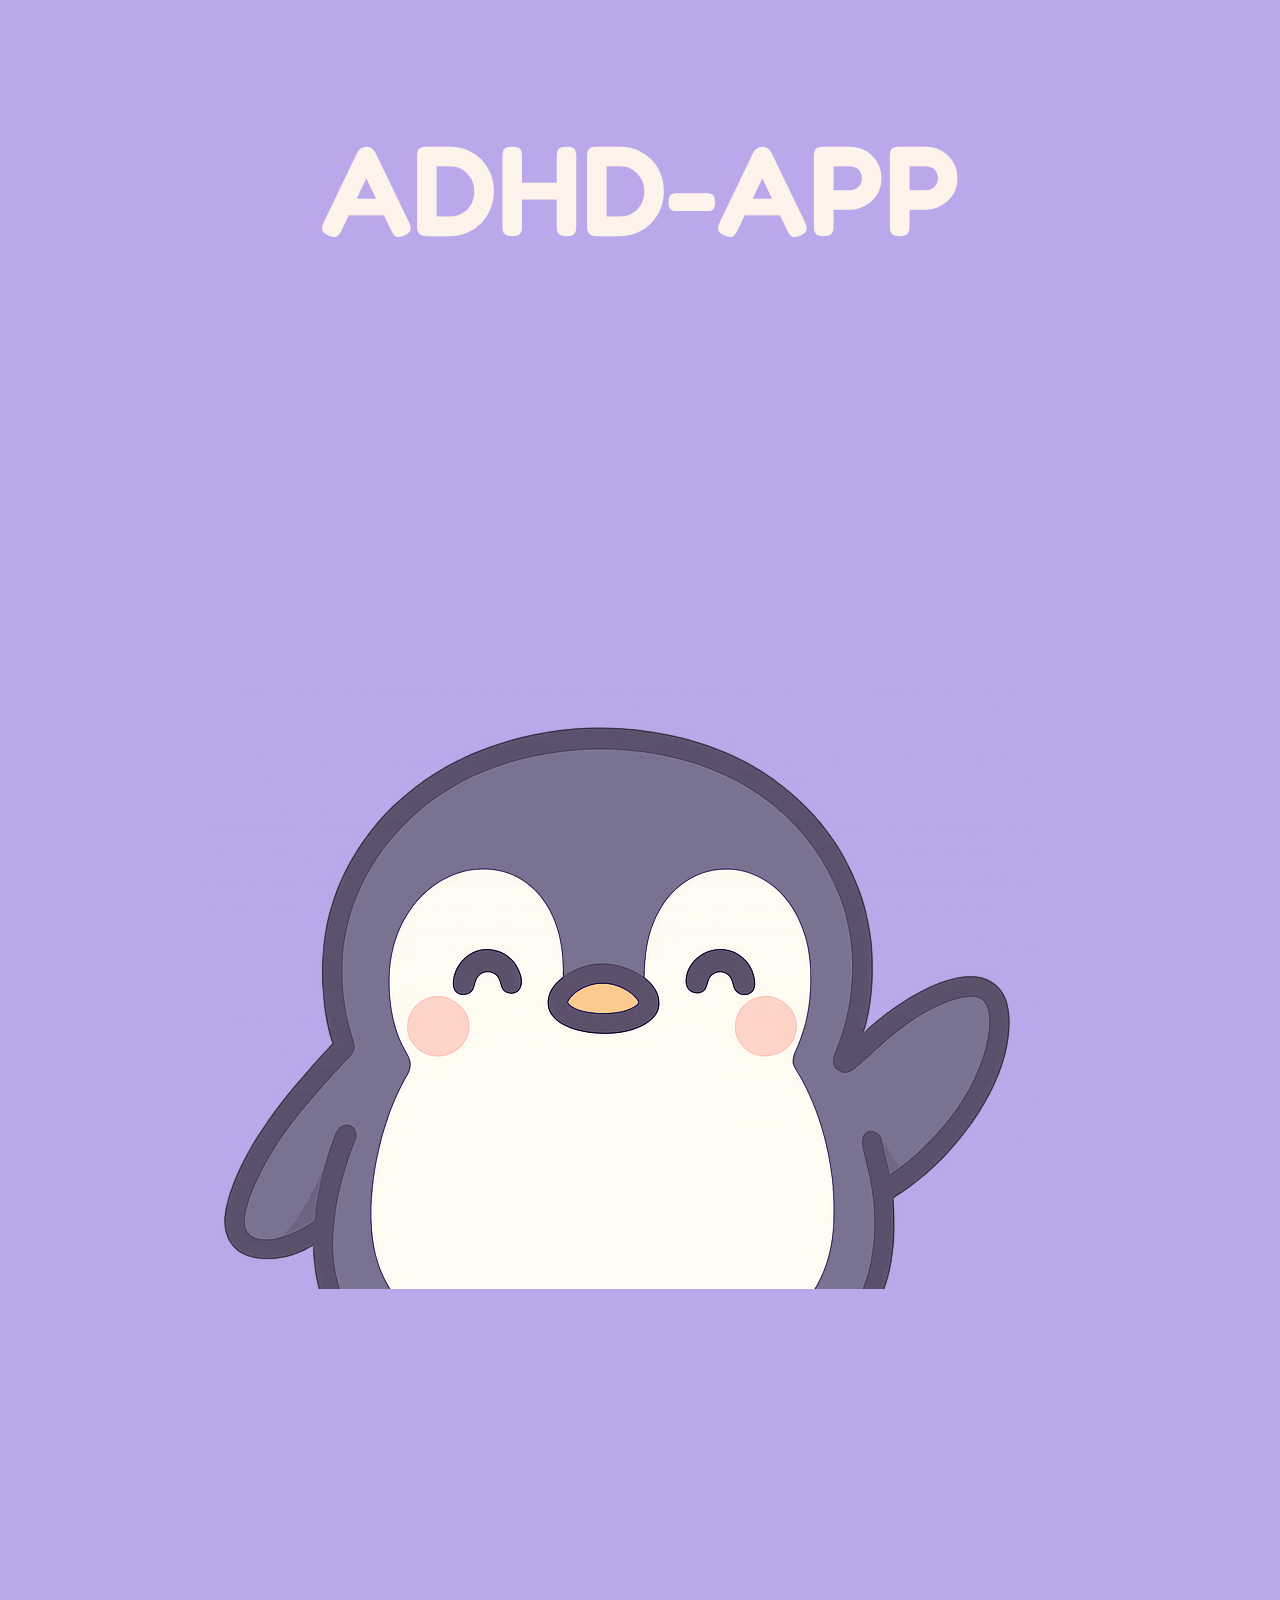
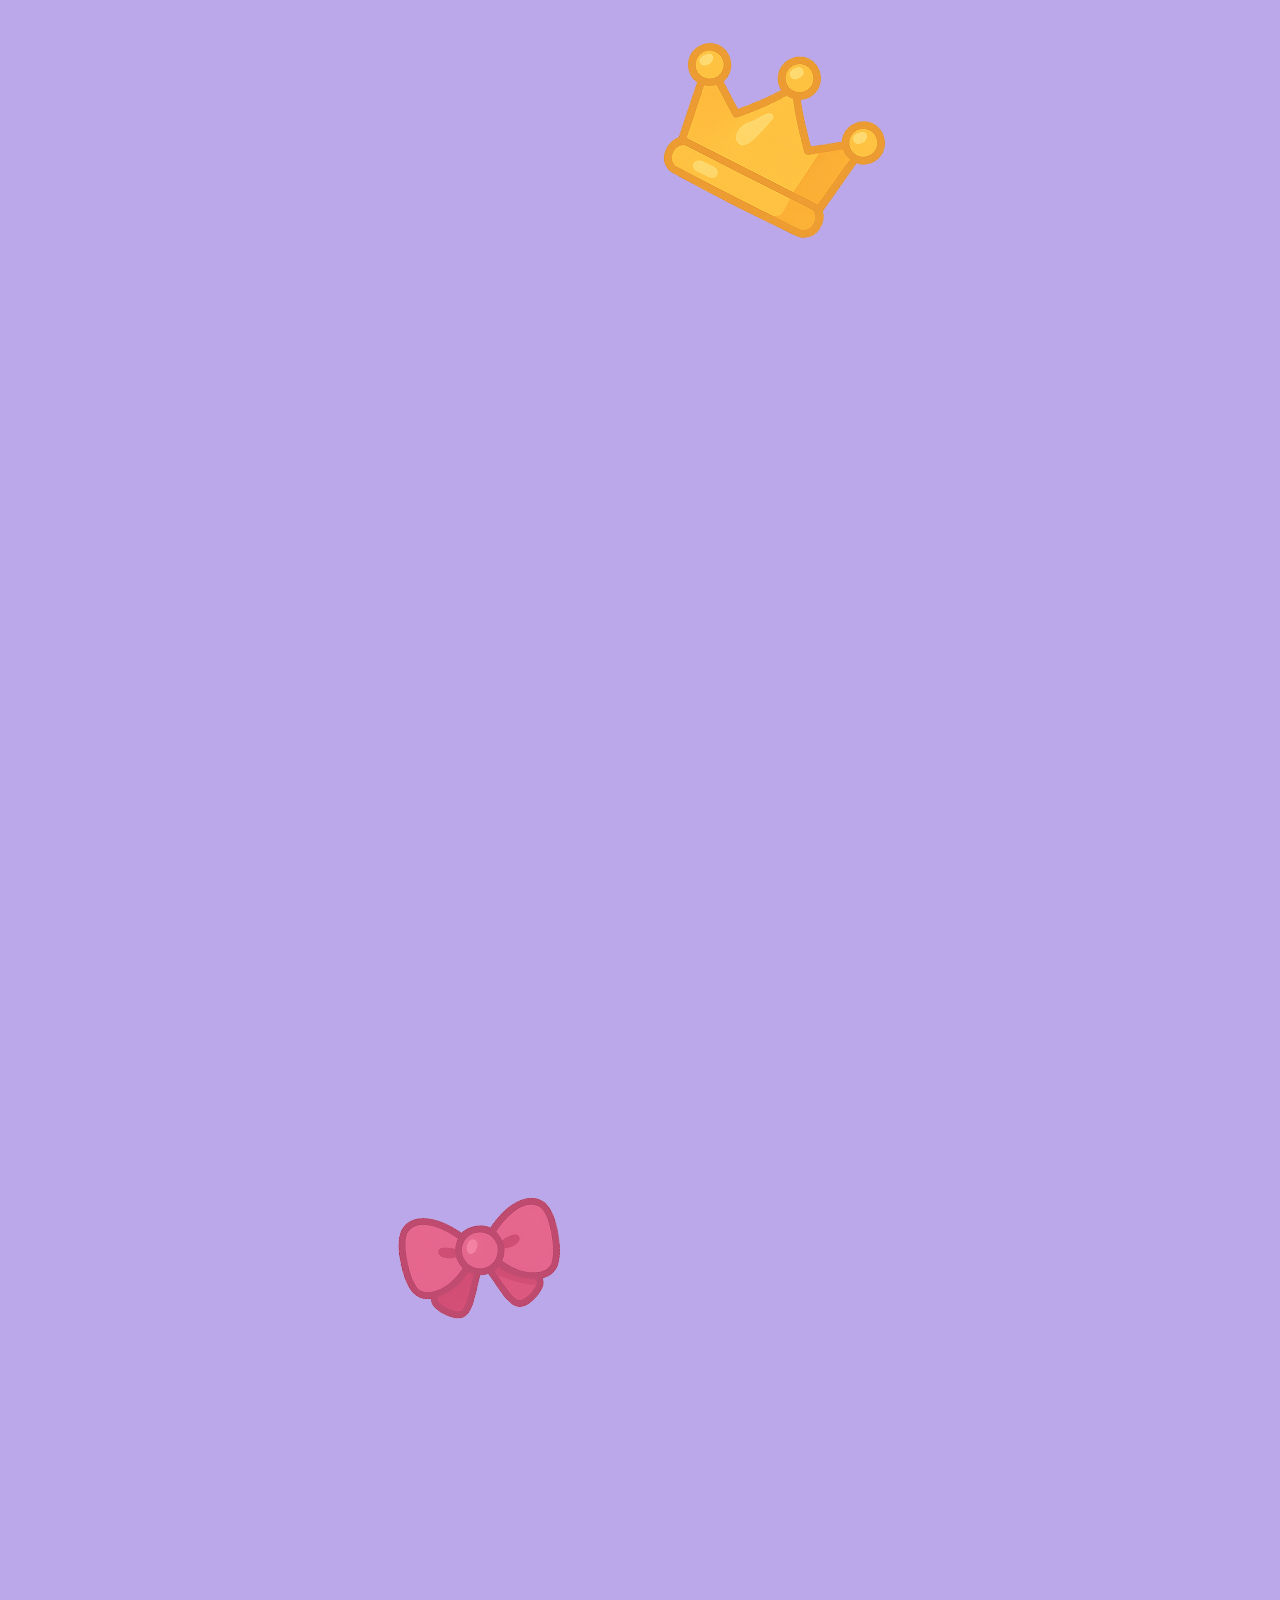
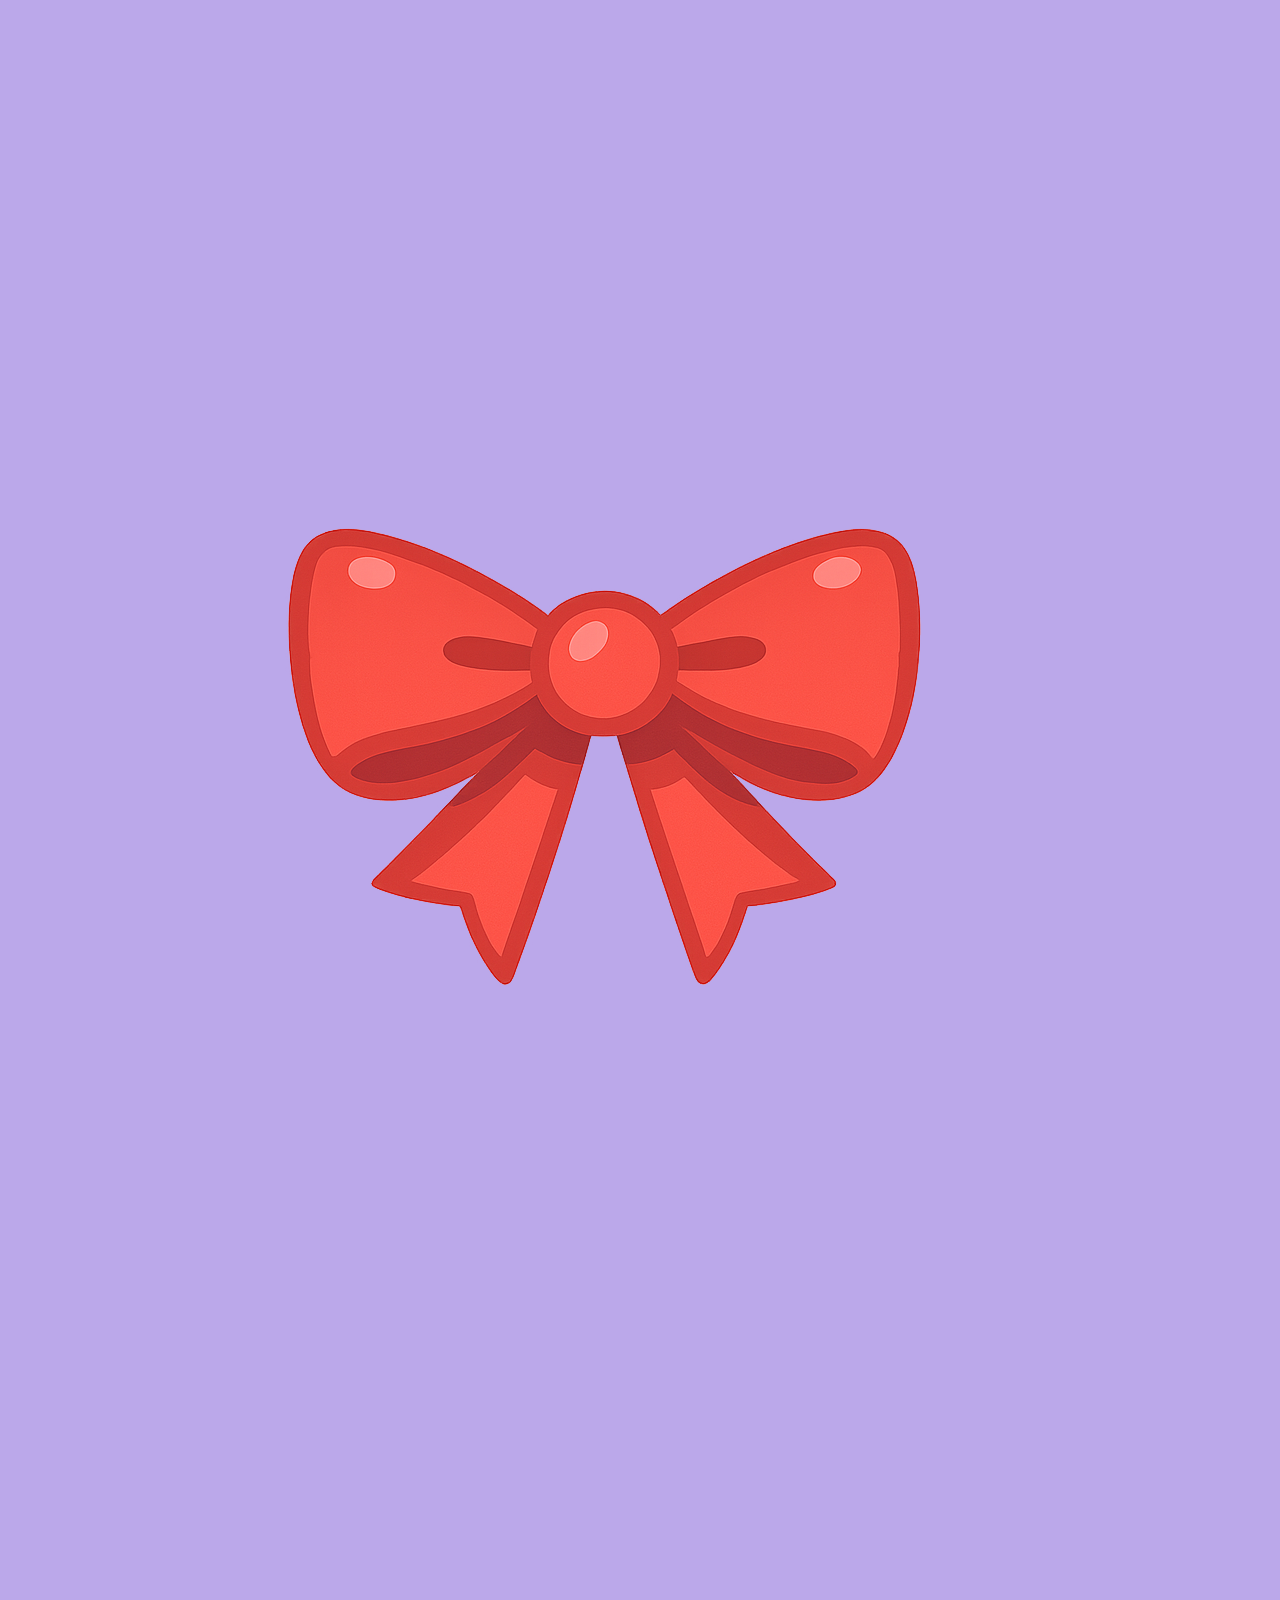
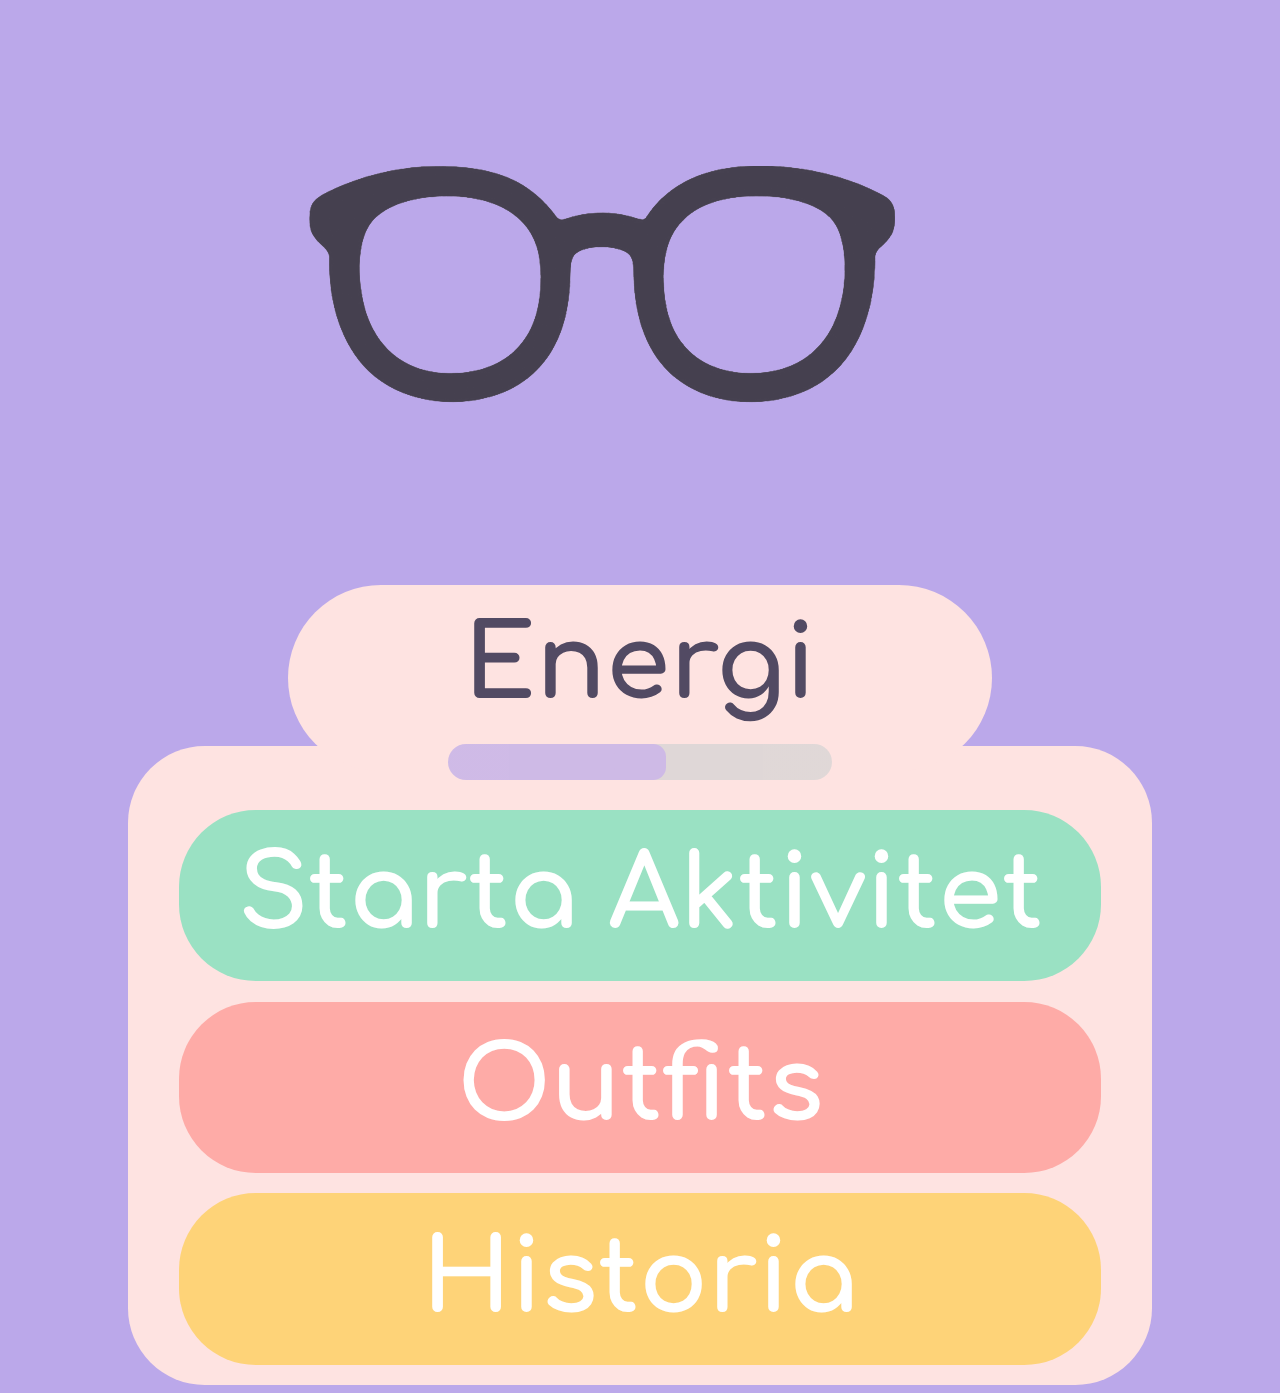
<file: index.html>
<html>
<head>
<meta charset="UTF-8">
<meta name="viewport" content="width=device-width, initial-scale=1.0">
<link rel="preconnect" href="https://fonts.googleapis.com">
<link rel="preconnect" href="https://fonts.gstatic.com" crossorigin>
<link href="https://fonts.googleapis.com/css2?family=Comfortaa:wght@300..700&display=swap" rel="stylesheet">
<link rel="stylesheet" href="style.css">
</head>
<body>
	
<div class="buttons-containeragain">
	<div class="adhdtitel">ADHD-APP</div>
</div>

<div class="penguinoutfitcontainer">
	<div class="poutfitcontainer">
		<img id="basepenguin" src="images/poutfit0.png">
		<img class="outfittoggle" id="toutfit1" src="images/toutfit1.png">
		<img class="outfittoggle" id="toutfit2" src="images/toutfit2.png">
		<img class="outfittoggle" id="toutfit3" src="images/toutfit3.png">
		<img class="outfittoggle" id="toutfit4" src="images/toutfit4.png">
	</div>
</div>

<div class="energylogbuttoncontainer">
	<div id="energyLogButton"><button type="button4"><div class="container4"><span class="button-width">Energi</span></div></button></div>
	<br>
	<input
		type="range"
		id="readonlySlider-slider"
		min="0"
		max="100"
		value="50"
		disabled
	>
</div>

<div class="buttons-container">
	<div id="button2" class="button2"><button type="button2">Starta Aktivitet</button></div>
	<a href='outfits.html'><div id="button3" class="button3"><button type="button3">Outfits</button></div></a>
	<a href='logs.html'><div id="button1" class="button1"><button type="button1">Historia</button></div></a>
</div>

<div id="energyLogModal" class="energyLogModal">
	<div class="energyLogModal-content">
	<h2 class="energyLogModalh2">Hur mycket energi har du?</h2>
		<div class="slider-wrapper">
			<div class="slider-header">
				<label for="energySlider" class="slider-label">Nuvarande Energinivå</label>
				<span></span> <!-- empty for spacing -->
				<span id="percentageLabel">50%</span>
			</div>
			<input type="range" id="energySlider" class="energySliders" min="0" max="100" value="50" step="1">
			<p id="energyText">Helt utmattad</p>
		</div>
		<button class="energyLogCloseButton">Avbryt</button>
		<button class="energyLogAcceptButton">Spara</button>
	</div>
</div>





<div id="activityModal" class="activityModal">
  <div class="activityModal-content">

    <!-- ENERGY SLIDER -->
    <div class="activityslider-wrapper">
      <div class="activityslider-header">
        <label for="activityenergySlider" class="activityslider-label">Nuvarande Energinivå</label>
        <span id="activitypercentageLabel">50%</span>
      </div>

      <input
        type="range"
        id="activityenergySlider"
        min="0"
        max="100"
        value="50"
        step="1"
      >

      <p id="activityenergyText">Har Energi</p>
    </div>

	<div class="activityModeContainer">
		<button id="modeStopwatch" class="modeBtn selected">Stoppur</button>
		<button id="modeTimer" class="modeBtn">Timer</button>
	</div>

	<h2>Vilken aktivitet ska du göra?</h2>
	<!-- ACTIVITY BUTTONS -->
	<div class="activityBtnGrid">
		<button class="activityBtn" data-activity="Diska">Diska</button>
		<button class="activityBtn" data-activity="Städa Sovrummet">Städa Sovrummet</button>
		<button class="activityBtn" data-activity="Studera">Studera</button>
		<button class="activityBtn" data-activity="Dammsug">Dammsug</button>

		<button id="activityBtnClose" class="activityBtnClose">Avbryt</button>
		<button id="activityStartBtn" class="activityStartBtn">Starta</button>
	</div>

  </div>
</div>




<script>
const OUTFIT_KEY = "penguinOutfits";

document.addEventListener("DOMContentLoaded", () => {
  const outfits = JSON.parse(localStorage.getItem(OUTFIT_KEY)) || {};

  Object.keys(outfits).forEach(outfitId => {
    const outfit = document.getElementById(outfitId);
    if (!outfit) return;

    outfit.style.display = outfits[outfitId] ? "flex" : "none";
  });
});
</script>
<script src="outfits.js"></script>
<script src="slider.js"></script>
<script src="scripts.js"></script>
</body>

</html>
</file>
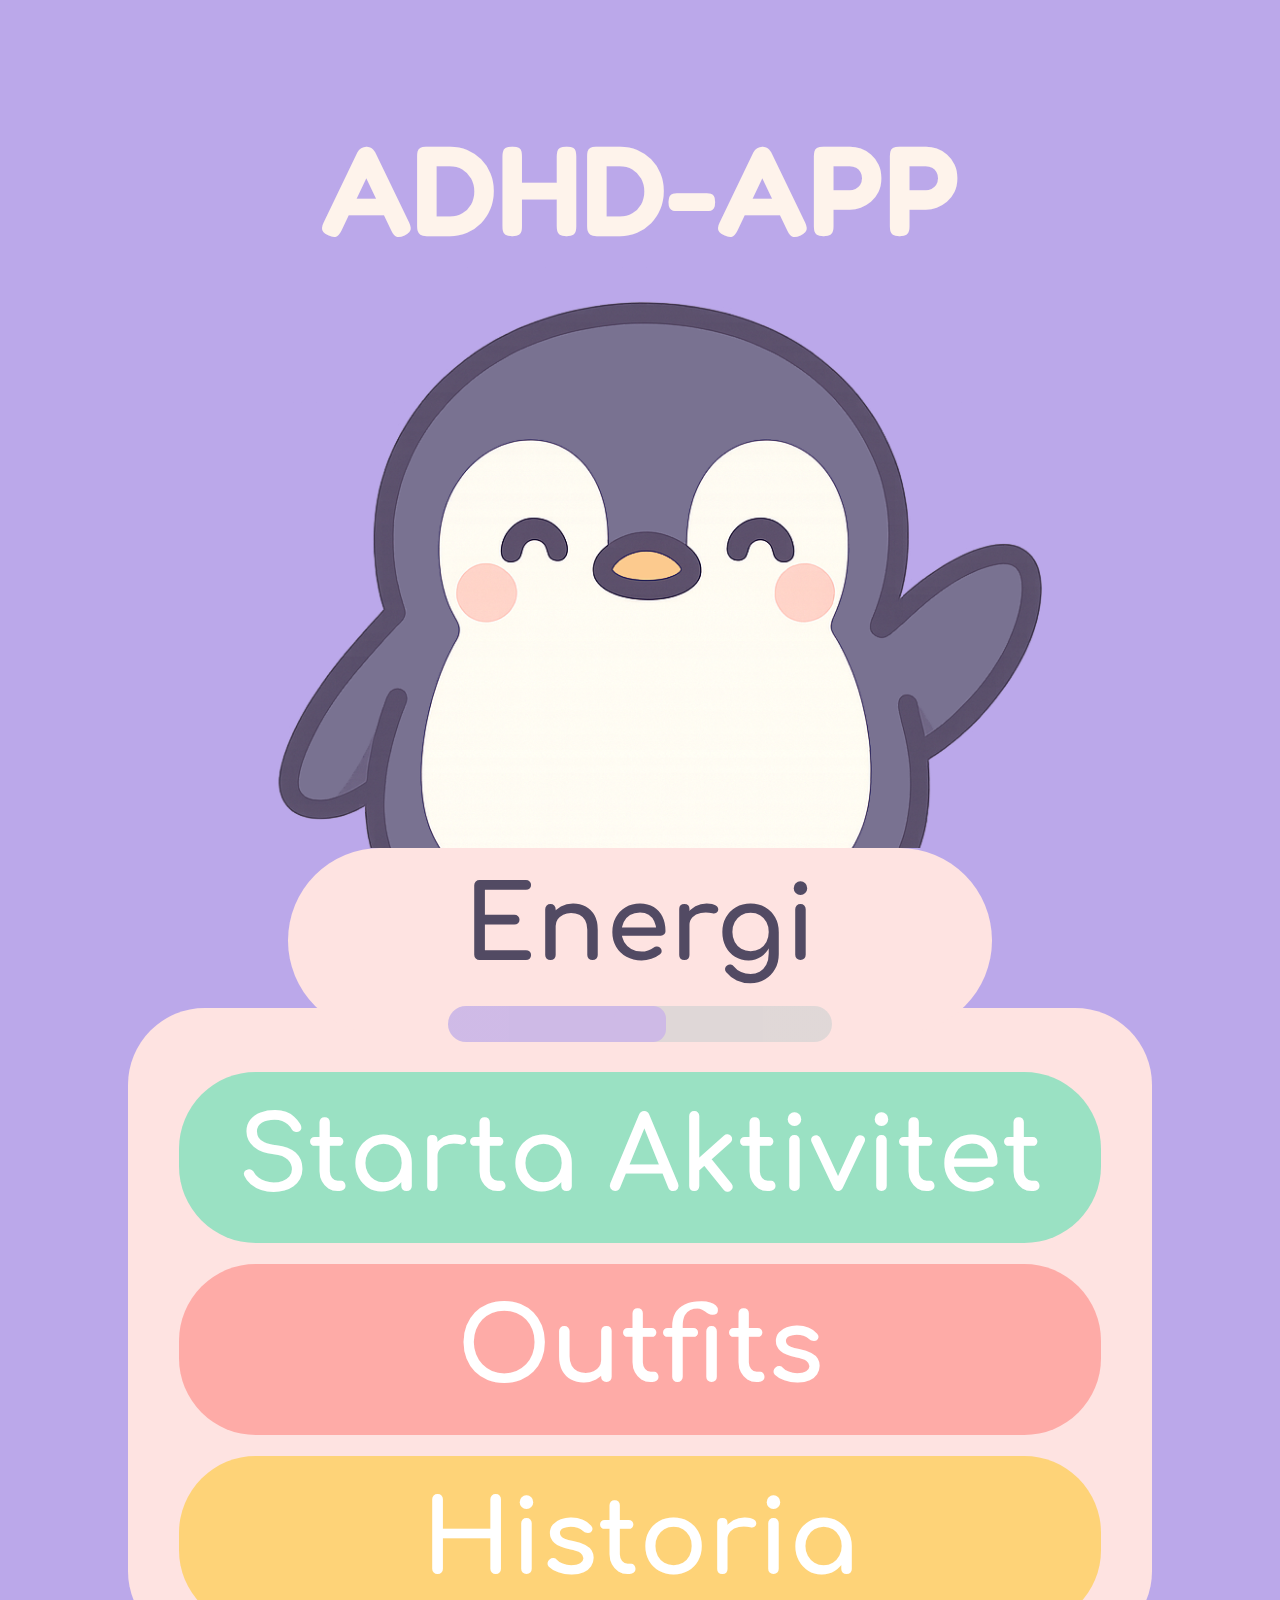
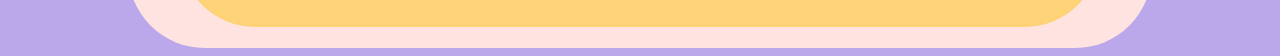
<file: Energy Buddy/index.html>
<html>
<head>
	<meta charset="UTF-8">
<meta name="viewport" content="width=device-width, initial-scale=1.0">
<link rel="preconnect" href="https://fonts.googleapis.com">
<link rel="preconnect" href="https://fonts.gstatic.com" crossorigin>
<link href="https://fonts.googleapis.com/css2?family=Comfortaa:wght@300..700&display=swap" rel="stylesheet">
<link rel="stylesheet" href="style.css">
</head>
<body>


<div class="buttons-containeragain">
	<div class="adhdtitel">ADHD-APP</div>
	<div class="penguinbuddycontainer">
	<img src="penguinbuddy2.png">
</div>

<div class="energylogbuttoncontainer">
	<div id="energyLogButton"><button type="button4"><div class="container4"><span class="button-width">Energi</span></div></button></div>
	<br>
	<input
		type="range"
		id="readonlySlider-slider"
		min="0"
		max="100"
		value="50"
		disabled
	>
</div>

<div class="buttons-container">
	<div id="button2" class="button2"><button type="button2">Starta Aktivitet</button></div>
	<a href='test2.html'><div id="button3" class="button3"><button type="button3">Outfits</button></div></a>
	<a href='logs.html'><div id="button1" class="button1"><button type="button1">Historia</button></div></a>
</div>
</div>

<div id="energyLogModal" class="energyLogModal">
	<div class="energyLogModal-content">
	<h2 class="energyLogModalh2">Hur mycket energi har du?</h2>
		<div class="slider-wrapper">
			<div class="slider-header">
				<label for="energySlider" class="slider-label">Nuvarande Energinivå</label>
				<span></span> <!-- empty for spacing -->
				<span id="percentageLabel">50%</span>
			</div>
			<input type="range" id="energySlider" class="energySliders" min="0" max="100" value="50" step="1">
			<p id="energyText">Helt utmattad</p>
		</div>
		<button class="energyLogCloseButton">Avbryt</button>
		<button class="energyLogAcceptButton">Spara</button>
	</div>
</div>





<div id="activityModal" class="activityModal">
  <div class="activityModal-content">

    <!-- ENERGY SLIDER -->
    <div class="activityslider-wrapper">
      <div class="activityslider-header">
        <label for="activityenergySlider" class="activityslider-label">Nuvarande Energinivå</label>
        <span id="activitypercentageLabel">50%</span>
      </div>

      <input
        type="range"
        id="activityenergySlider"
        min="0"
        max="100"
        value="50"
        step="1"
      >

      <p id="activityenergyText">Har Energi</p>
    </div>

    <h2>Vilken aktivitet ska du göra?</h2>

    <!-- ACTIVITY BUTTONS -->
    <div class="activityBtnGrid">
      <button class="activityBtn" data-activity="Diska">Diska</button>
      <button class="activityBtn" data-activity="Städa Sovrummet">Städa Sovrummet</button>
      <button class="activityBtn" data-activity="Studera">Studera</button>
      <button class="activityBtn" data-activity="Dammsug">Dammsug</button>

      <button id="activityBtnClose" class="activityBtnClose">Avbryt</button>
      <button id="activityStartBtn" class="activityStartBtn">Starta</button>
    </div>

  </div>
</div>





<script src="slider.js"></script>
<script src="scripts.js"></script>
</body>
</html>
</file>
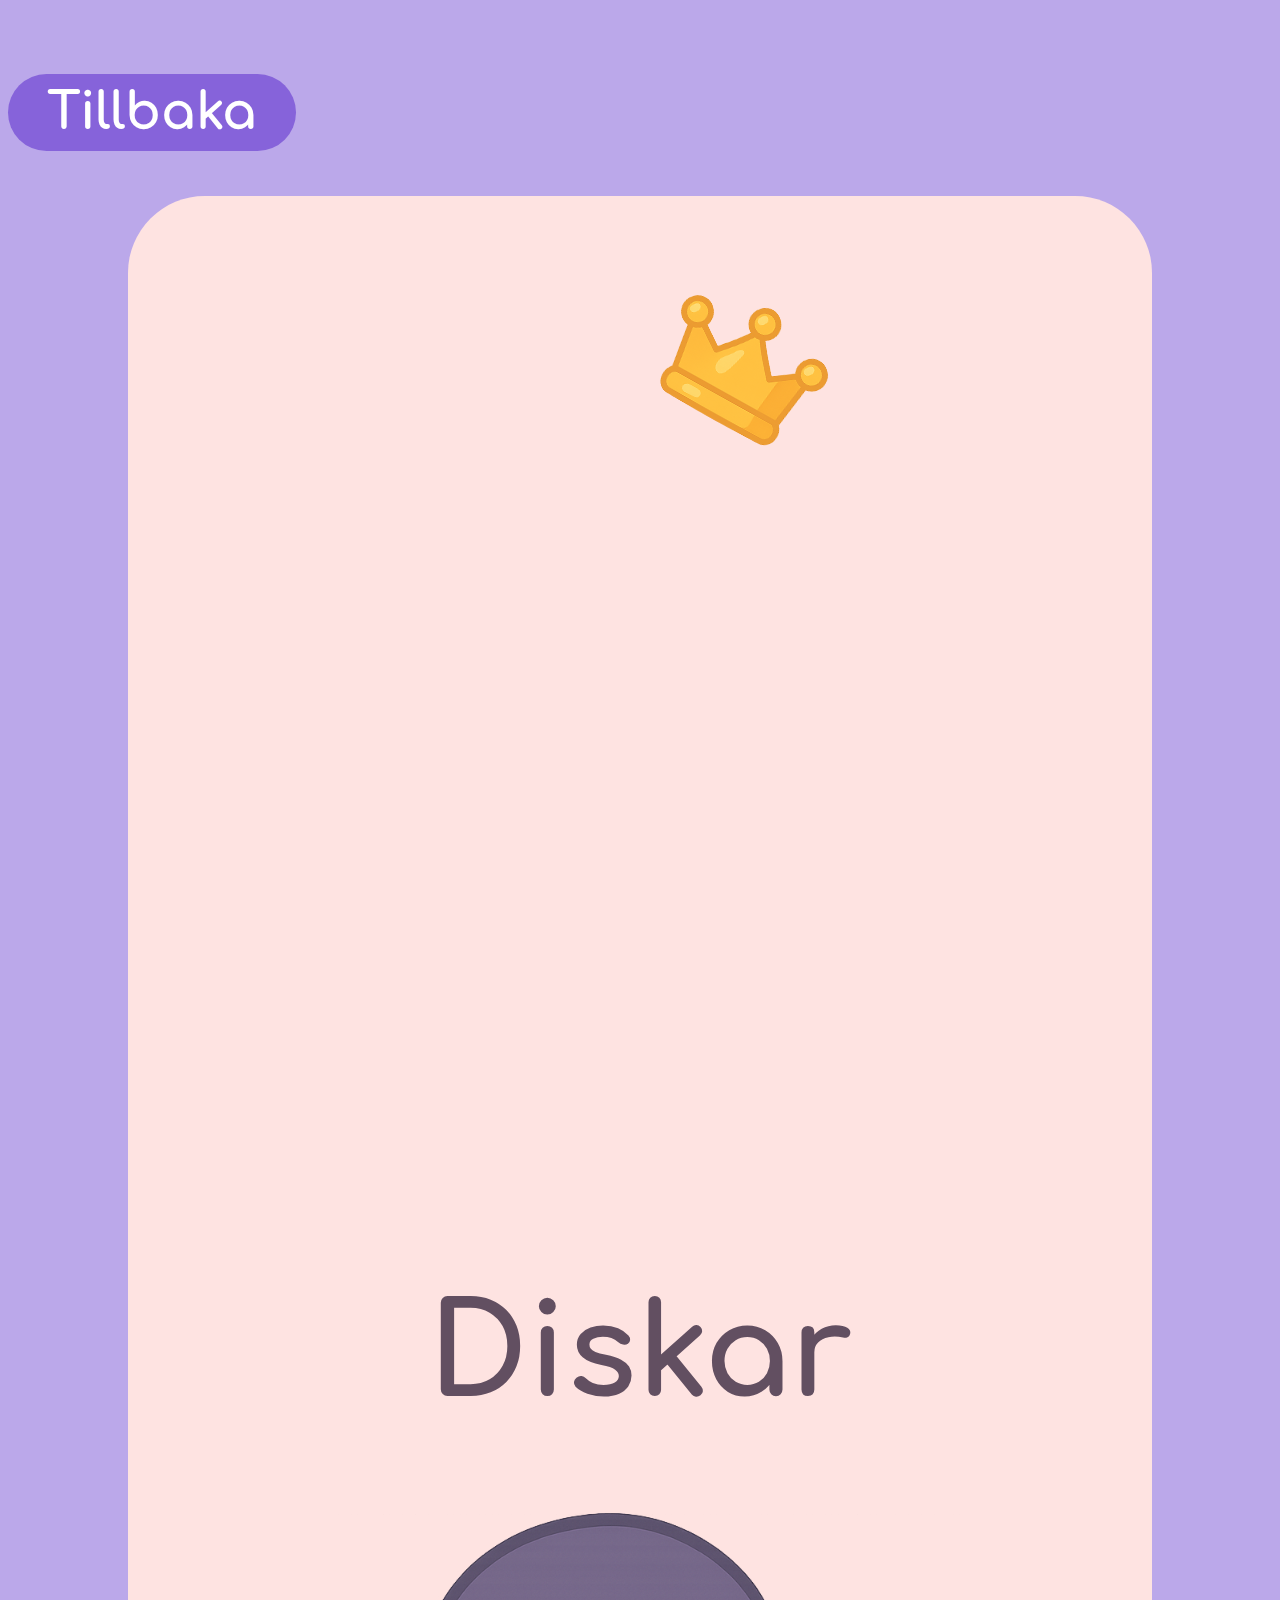
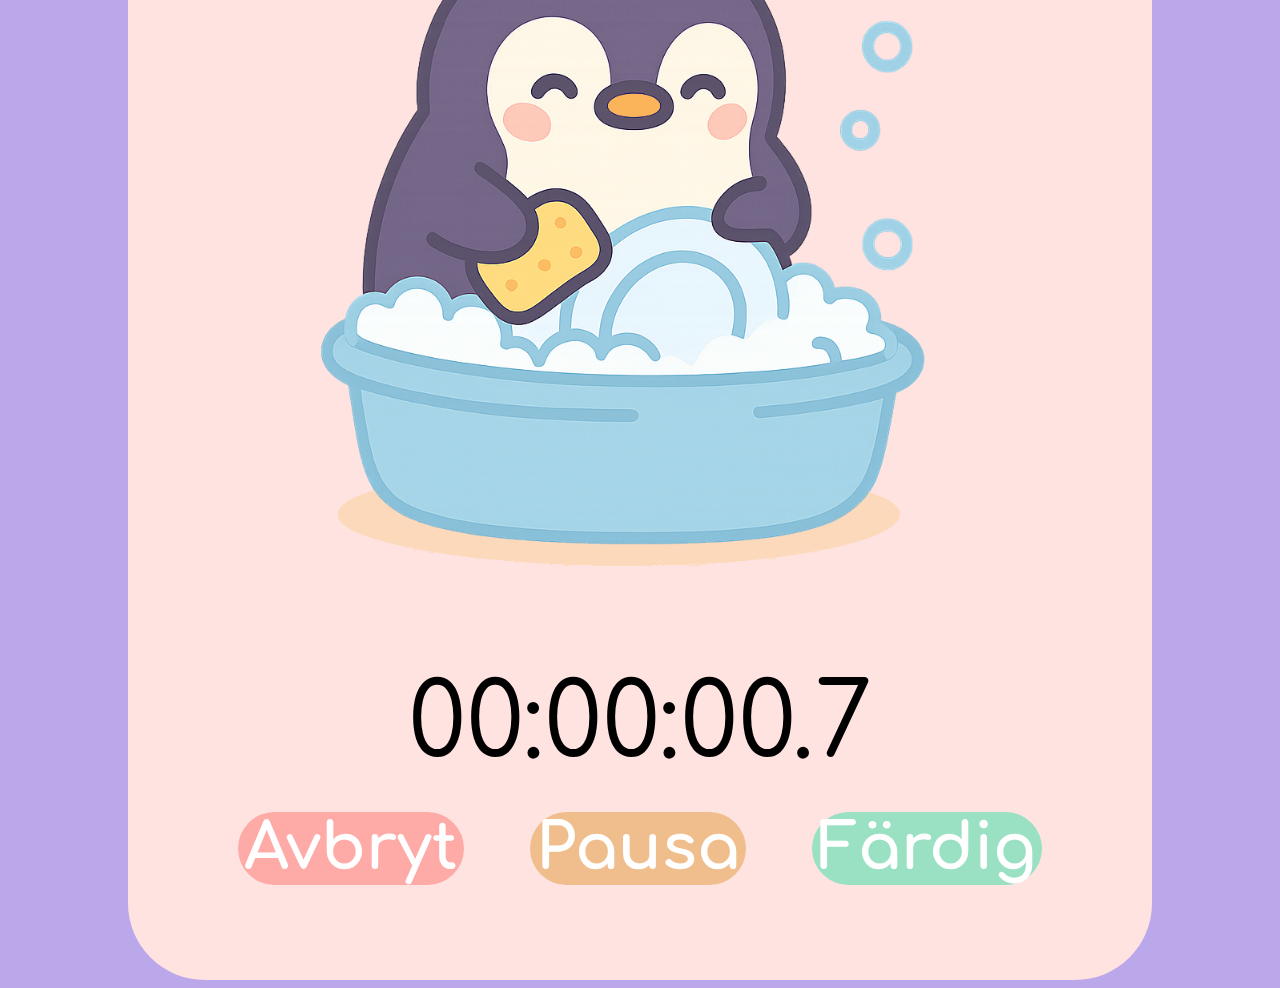
<file: aktivitet.html>
<!DOCTYPE html>
<html>
<head>
	<meta charset="UTF-8">
	<meta name="viewport" content="width=device-width, initial-scale=1">
	<link rel="preconnect" href="https://fonts.googleapis.com">
	<link rel="preconnect" href="https://fonts.gstatic.com" crossorigin>
	<link href="https://fonts.googleapis.com/css2?family=Comfortaa:wght@300..700&display=swap" rel="stylesheet">
	<link rel="stylesheet" href="style.css">
</head>

<body class="page-test">

<a href='index.html'>
	<div id="backBtn" class="backBtn">
		<button type="backBtn">Tillbaka</button>
	</div>
</a>

<div class="buttons-container">
	
	<div class="penguinoutfitcontainer">
	
		<div id="poutfitcontainer-finished">
			<img class="outfittoggle" id="toutfit1" src="images/toutfit1.png">
			<img class="outfittoggle" id="toutfit2" src="images/toutfit2.png">
			<img class="outfittoggle" id="toutfit3" src="images/toutfit3.png">
			<img class="outfittoggle" id="toutfit4" src="images/toutfit4.png">
		</div>
		
		<div id="poutfitcontainer-diskar">
			<img class="outfittoggle" id="toutfit1-2" src="images/toutfit1-2.png">
			<img class="outfittoggle" id="toutfit2-2" src="images/toutfit2-2.png">
			<img class="outfittoggle" id="toutfit3-2" src="images/toutfit3-2.png">
			<img class="outfittoggle" id="toutfit4-2" src="images/toutfit4-2.png">
		</div>
		
	</div>

	<div class="diskarcontainer">
		<div class="diskar-text">Diskar</div>
		<img src="images/diskar3.png" class="diskar-bild" id="diskar-bild">
		<div id="timer">00:00:00.0</div>
	</div>
	
	<button id="cancelSWBtn">Avbryt</button>
	<button id="pauseSWBtn">Pausa</button>
	<button id="finishSWBtn">Färdig</button>

	<div id="brajobbattext">Bra jobbat!</div>
	<div id="brajobbatcontainer">
		<img id="brajobbatpingvin" src="images/klarat-aktivitet3.png">
	</div>
		
	<br>
	<br>
	<br>
	<br>

	<div id="finishModal" style="display:none">
		<h2>Hur mycket energi har du nu?</h2>
		<span id="finishpercentageLabel">50%</span>
		<input type="range" id="finishEnergy" min="0" max="100" value="50">
		<p id="finishenergyText">Har Energi</p>
		<button id="confirmFinish">Spara</button>
	</div>
	
</div>

<!-- On aktivitet.html, there is a small issue. When the timer is completed, if I then switch to another tab and then switch back, the stopwatch starts. -->

<script>
const OUTFIT_KEY = "penguinOutfits";

document.addEventListener("DOMContentLoaded", () => {
  const outfits = JSON.parse(localStorage.getItem(OUTFIT_KEY)) || {};

  Object.keys(outfits).forEach(outfitId => {
    const outfit = document.getElementById(outfitId);
    if (!outfit) return;

    outfit.style.display = outfits[outfitId] ? "flex" : "none";
  });
});
</script>

<script>
	let startTime;
	let elapsedBefore = 0;
	let timerInterval;
	let running = false;
	let finished = false;
	let unloading = false; // <--- NEW

	const pauseBtn = document.getElementById("pauseSWBtn");
	const finishBtn = document.getElementById("finishSWBtn");
	const cancelBtn = document.getElementById("cancelSWBtn");
	
	const current = JSON.parse(localStorage.getItem("currentActivity"));
	
	function showRunningState() {
		document.querySelector(".diskarcontainer").style.display = "block";
		document.getElementById("poutfitcontainer-diskar").style.display = "flex";
		document.getElementById("poutfitcontainer-finished").style.display = "none";

		document.getElementById("brajobbattext").style.display = "none";
		document.getElementById("brajobbatcontainer").style.display = "none";
	}

	function showFinishedState() {
		document.querySelector(".diskarcontainer").style.display = "none";
		document.getElementById("poutfitcontainer-diskar").style.display = "none";
		document.getElementById("poutfitcontainer-finished").style.display = "flex";

		pauseBtn.style.display = "none";
		cancelBtn.style.display = "none";
		finishBtn.style.display = "none";

		document.getElementById("brajobbattext").style.display = "block";
		document.getElementById("brajobbatcontainer").style.display = "flex";
		
		finished = true;
	}


	const isTimer = current?.mode === "timer";
	let remainingMs = current?.durationMinutes
		? current.durationMinutes * 60 * 1000
		: 0;

	function hideActivityUI() {
		document.querySelector(".diskarcontainer")?.style.setProperty("display", "none");
		document.getElementById("poutfitcontainer-diskar").style.display = "flex";
		document.getElementById("poutfitcontainer-finished").style.display = "none";
		pauseBtn.style.display = "none";
		cancelBtn.style.display = "none";
		finishBtn.style.display = "none";

		document.getElementById("brajobbattext").style.display = "block";
		document.getElementById("brajobbatcontainer").style.display = "flex";
	}

	function formatTime(ms) {
		const tenths = Math.floor(ms / 100) % 10;
		const seconds = Math.floor(ms / 1000) % 60;
		const minutes = Math.floor(ms / (1000 * 60)) % 60;
		const hours = Math.floor(ms / (1000 * 60 * 60));
		return (
			String(hours).padStart(2, "0") + ":" +
			String(minutes).padStart(2, "0") + ":" +
			String(seconds).padStart(2, "0") + "." + tenths
		);
	}

	function updateDisplay() {
		let total = elapsedBefore;
		if (running) total += Date.now() - startTime;
		document.getElementById("timer").textContent = formatTime(total);
	}

	function startStopwatch() {
		running = true;
		startTime = Date.now();
		timerInterval = setInterval(updateDisplay, 100);
		pauseBtn.textContent = "Pausa";
		saveState();
	}

	function pauseStopwatch() {
		if (!running) return;
		running = false;
		clearInterval(timerInterval);
		elapsedBefore += Date.now() - startTime;
		pauseBtn.textContent = "Återuppta";
		saveState();
	}

	function resumeStopwatch() {
		if (running) return;
		running = true;
		startTime = Date.now();
		timerInterval = setInterval(updateDisplay, 100);
		pauseBtn.textContent = "Pausa";
		saveState();
	}

	function pauseToggle() {
		running ? pauseStopwatch() : resumeStopwatch();
	}
	/*CHANGES HERE */
	function finishStopwatch() {
		pauseStopwatch();

		const finishSlider = document.getElementById("finishEnergy");
		const sharedEnergy = Number(localStorage.getItem("sharedEnergy")) || 50;

		finishSlider.value = sharedEnergy;
		finishSlider.dispatchEvent(new Event("input"));

		document.getElementById("finishModal").style.display = "block";
	}

	function cancelStopwatch() {
		running = false;
		clearInterval(timerInterval);
		elapsedBefore = 0;
		document.getElementById("timer").textContent = "00:00:00.0";
		pauseBtn.textContent = "Pausa";
		localStorage.removeItem("stopwatchState");
	}

	function saveState() {
		localStorage.setItem("stopwatchState", JSON.stringify({
			elapsedBefore,
			running,
			startTime: running ? startTime : null
		}));
	}

	function loadState() {
		const saved = localStorage.getItem("stopwatchState");
		if (!saved) return;

		const state = JSON.parse(saved);
		elapsedBefore = state.elapsedBefore || 0;
		running = state.running;

		if (running) {
			const delta = Date.now() - state.startTime;
			startTime = Date.now() - delta;
			timerInterval = setInterval(updateDisplay, 100);
			pauseBtn.textContent = "Pausa";
		} else {
			pauseBtn.textContent = "Återuppta";
		}
	}

	// --- FIXED: Do NOT auto-pause during page reload ---
	window.addEventListener("beforeunload", () => {
		unloading = true;
		saveState();
	});

	document.addEventListener("visibilitychange", () => {
		if (finished || unloading) return;

		if (document.hidden) pauseStopwatch();
		else resumeStopwatch();
	});

	// Buttons
	pauseBtn.onclick = pauseToggle;
	finishBtn.onclick = finishStopwatch;
	cancelBtn.onclick = cancelStopwatch;
	cancelBtn.onclick = () => window.location.href = "index.html";

	// Load state on entry
	loadState();
	updateDisplay();
	showRunningState();

	//if (!running) startStopwatch();
	//
	//
	//
	//maybe fix?
	//
	//
	//
	if (isTimer) startTimer();
	else startStopwatch();

	function startTimer() {
		running = true;
		startTime = Date.now();

		timerInterval = setInterval(() => {
			const elapsed = Date.now() - startTime;
			const remaining = remainingMs - elapsed;

			if (remaining <= 0) {
				clearInterval(timerInterval);
				document.getElementById("timer").textContent = "00:00:00.0";

				showFinishedState();    // 👈 NEW
				finishStopwatch();   // reuse existing finish flow
				return;
			}

			document.getElementById("timer").textContent =
				formatTime(remaining);
		}, 100);
	}

		
	document.getElementById("confirmFinish").onclick = () => {
		const energyAfter = Number(document.getElementById("finishEnergy").value);
		localStorage.setItem("sharedEnergy", energyAfter);
		
		const current = JSON.parse(localStorage.getItem("currentActivity"));
		if (!current) return;

		const durationMs = elapsedBefore;
		const durationText = formatTime(durationMs);
		
	const startDateObj = new Date(current.startTime || Date.now());
	const endDateObj = new Date();

	const logEntry = {
		type: "activity",

		// --- timestamps ---
		timestamp: endDateObj.getTime(),
		startDate: startDateObj.toISOString().split("T")[0],
		startTime: startDateObj.toLocaleTimeString("sv-SE", {
			hour: "2-digit",
			minute: "2-digit"
		}),

		// --- activity info ---
		activity: current.activity || "Okänd aktivitet",
		mode: current.mode || "stopwatch",

		// --- energy ---
		energyBefore: current.energyBefore ?? "-",
		energyAfter: energyAfter ?? "-",
		energyDiff:
			current.energyBefore != null && energyAfter != null
				? energyAfter - current.energyBefore
				: "-",

		// --- duration ---
		durationMs: elapsedBefore || 0,
		durationText: formatTime(elapsedBefore || 0)
	};


	const logs = JSON.parse(localStorage.getItem("activityLogs")) || [];
	logs.unshift(logEntry);

	localStorage.setItem("activityLogs", JSON.stringify(logs));
	running = false;
	clearInterval(timerInterval);
	elapsedBefore = 0;
	document.getElementById("timer").textContent = "00:00:00.0";
	pauseBtn.textContent = "Pausa";
	localStorage.removeItem("currentActivity");
	localStorage.removeItem("stopwatchState");

	window.location.href = "aktivitet3.html";
	};

</script>
<script src="slider.js"></script>


</body>
</html>
</file>
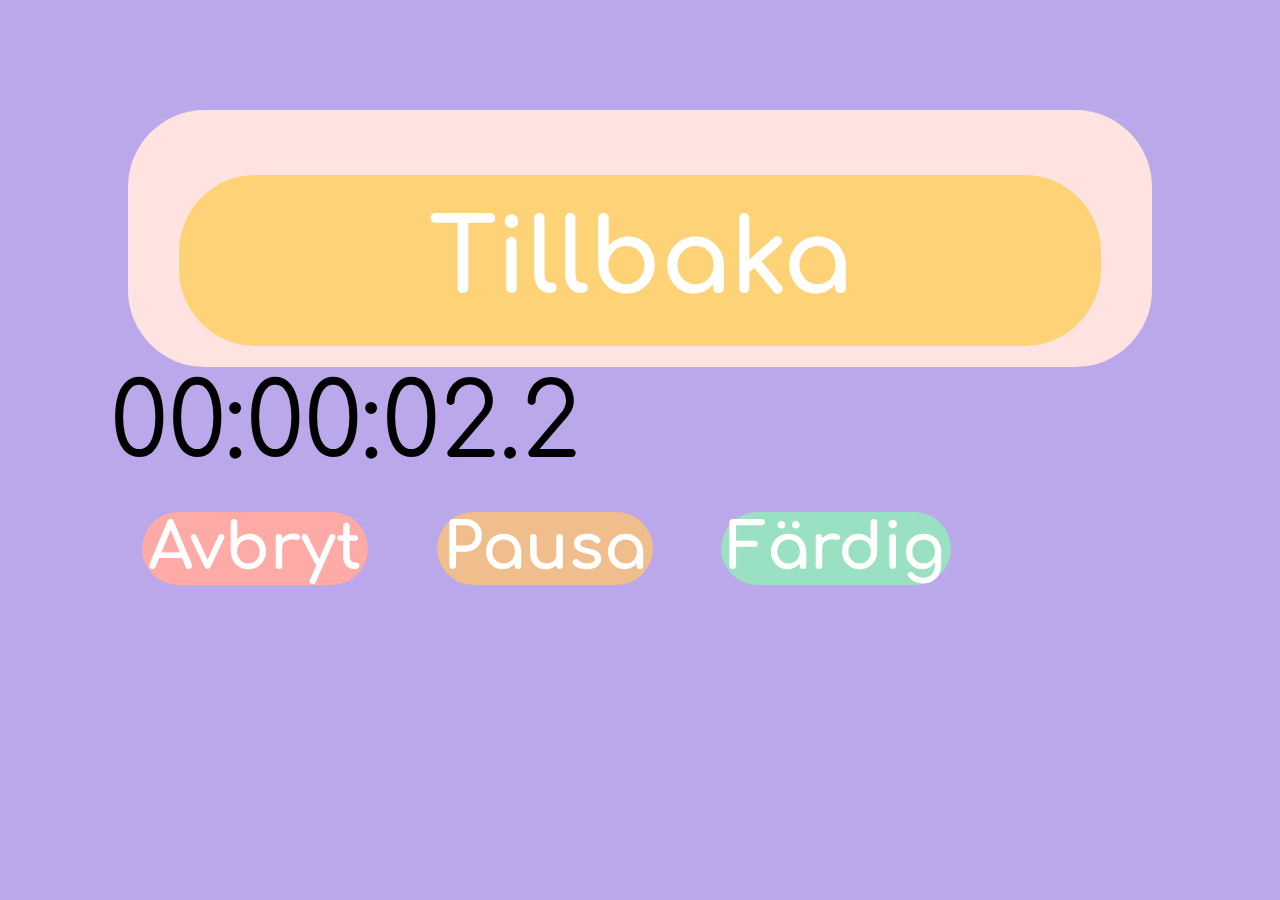
<file: aktivitet2.html>
<html>
<head>
	<meta charset="UTF-8">
<meta name="viewport" content="width=device-width, initial-scale=1">
<link rel="preconnect" href="https://fonts.googleapis.com">
<link rel="preconnect" href="https://fonts.gstatic.com" crossorigin>
<link href="https://fonts.googleapis.com/css2?family=Comfortaa:wght@300..700&display=swap" rel="stylesheet">
<link rel="stylesheet" href="style.css">
</head>
<body>

<div class="buttons-container">
	<a href='index.html'><div id="button1" class="button1"><button type="button1">Tillbaka</button></div></a>
</div>

<div id="timer">00:00:00.0</div>

<button id="cancelSWBtn">Avbryt</button>
<button id="pauseSWBtn">Pausa</button>
<button id="finishSWBtn">Färdig</button>

<script>
    let startTime;
    let elapsedBefore = 0;
    let timerInterval;
    let running = false;
    let unloading = false; // <--- NEW

    const pauseBtn = document.getElementById("pauseSWBtn");
    const finishBtn = document.getElementById("finishSWBtn");
    const cancelBtn = document.getElementById("cancelSWBtn");

    function formatTime(ms) {
        const tenths = Math.floor(ms / 100) % 10;
        const seconds = Math.floor(ms / 1000) % 60;
        const minutes = Math.floor(ms / (1000 * 60)) % 60;
        const hours = Math.floor(ms / (1000 * 60 * 60));
        return (
            String(hours).padStart(2, "0") + ":" +
            String(minutes).padStart(2, "0") + ":" +
            String(seconds).padStart(2, "0") + "." + tenths
        );
    }

    function updateDisplay() {
        let total = elapsedBefore;
        if (running) total += Date.now() - startTime;
        document.getElementById("timer").textContent = formatTime(total);
    }

    function startStopwatch() {
        running = true;
        startTime = Date.now();
        timerInterval = setInterval(updateDisplay, 100);
        pauseBtn.textContent = "Pausa";
        saveState();
    }

    function pauseStopwatch() {
        if (!running) return;
        running = false;
        clearInterval(timerInterval);
        elapsedBefore += Date.now() - startTime;
        pauseBtn.textContent = "Återuppta";
        saveState();
    }

    function resumeStopwatch() {
        if (running) return;
        running = true;
        startTime = Date.now();
        timerInterval = setInterval(updateDisplay, 100);
        pauseBtn.textContent = "Pausa";
        saveState();
    }

    function pauseToggle() {
        running ? pauseStopwatch() : resumeStopwatch();
    }

    function finishStopwatch() {
        pauseStopwatch();
        alert("Finished at: " + formatTime(elapsedBefore));
        localStorage.removeItem("stopwatchState");
    }

    function cancelStopwatch() {
        running = false;
        clearInterval(timerInterval);
        elapsedBefore = 0;
        document.getElementById("timer").textContent = "00:00:00.0";
        pauseBtn.textContent = "Pausa";
        localStorage.removeItem("stopwatchState");
    }

    function saveState() {
        localStorage.setItem("stopwatchState", JSON.stringify({
            elapsedBefore,
            running,
            startTime: running ? startTime : null
        }));
    }

    function loadState() {
        const saved = localStorage.getItem("stopwatchState");
        if (!saved) return;

        const state = JSON.parse(saved);
        elapsedBefore = state.elapsedBefore || 0;
        running = state.running;

        if (running) {
            const delta = Date.now() - state.startTime;
            startTime = Date.now() - delta;
            timerInterval = setInterval(updateDisplay, 100);
            pauseBtn.textContent = "Pausa";
        } else {
            pauseBtn.textContent = "Återuppta";
        }
    }

    // --- FIXED: Do NOT auto-pause during page reload ---
    window.addEventListener("beforeunload", () => {
        unloading = true;
        saveState();
    });

    document.addEventListener("visibilitychange", () => {
        if (unloading) return;  // prevents incorrect pause on reload

        if (document.hidden) pauseStopwatch();
        else resumeStopwatch();
    });

    // Buttons
    pauseBtn.onclick = pauseToggle;
    finishBtn.onclick = finishStopwatch;
    cancelBtn.onclick = cancelStopwatch;

    // Load state on entry
    loadState();
    updateDisplay();

    if (!running) startStopwatch();
</script>




</body>
</html>
</file>
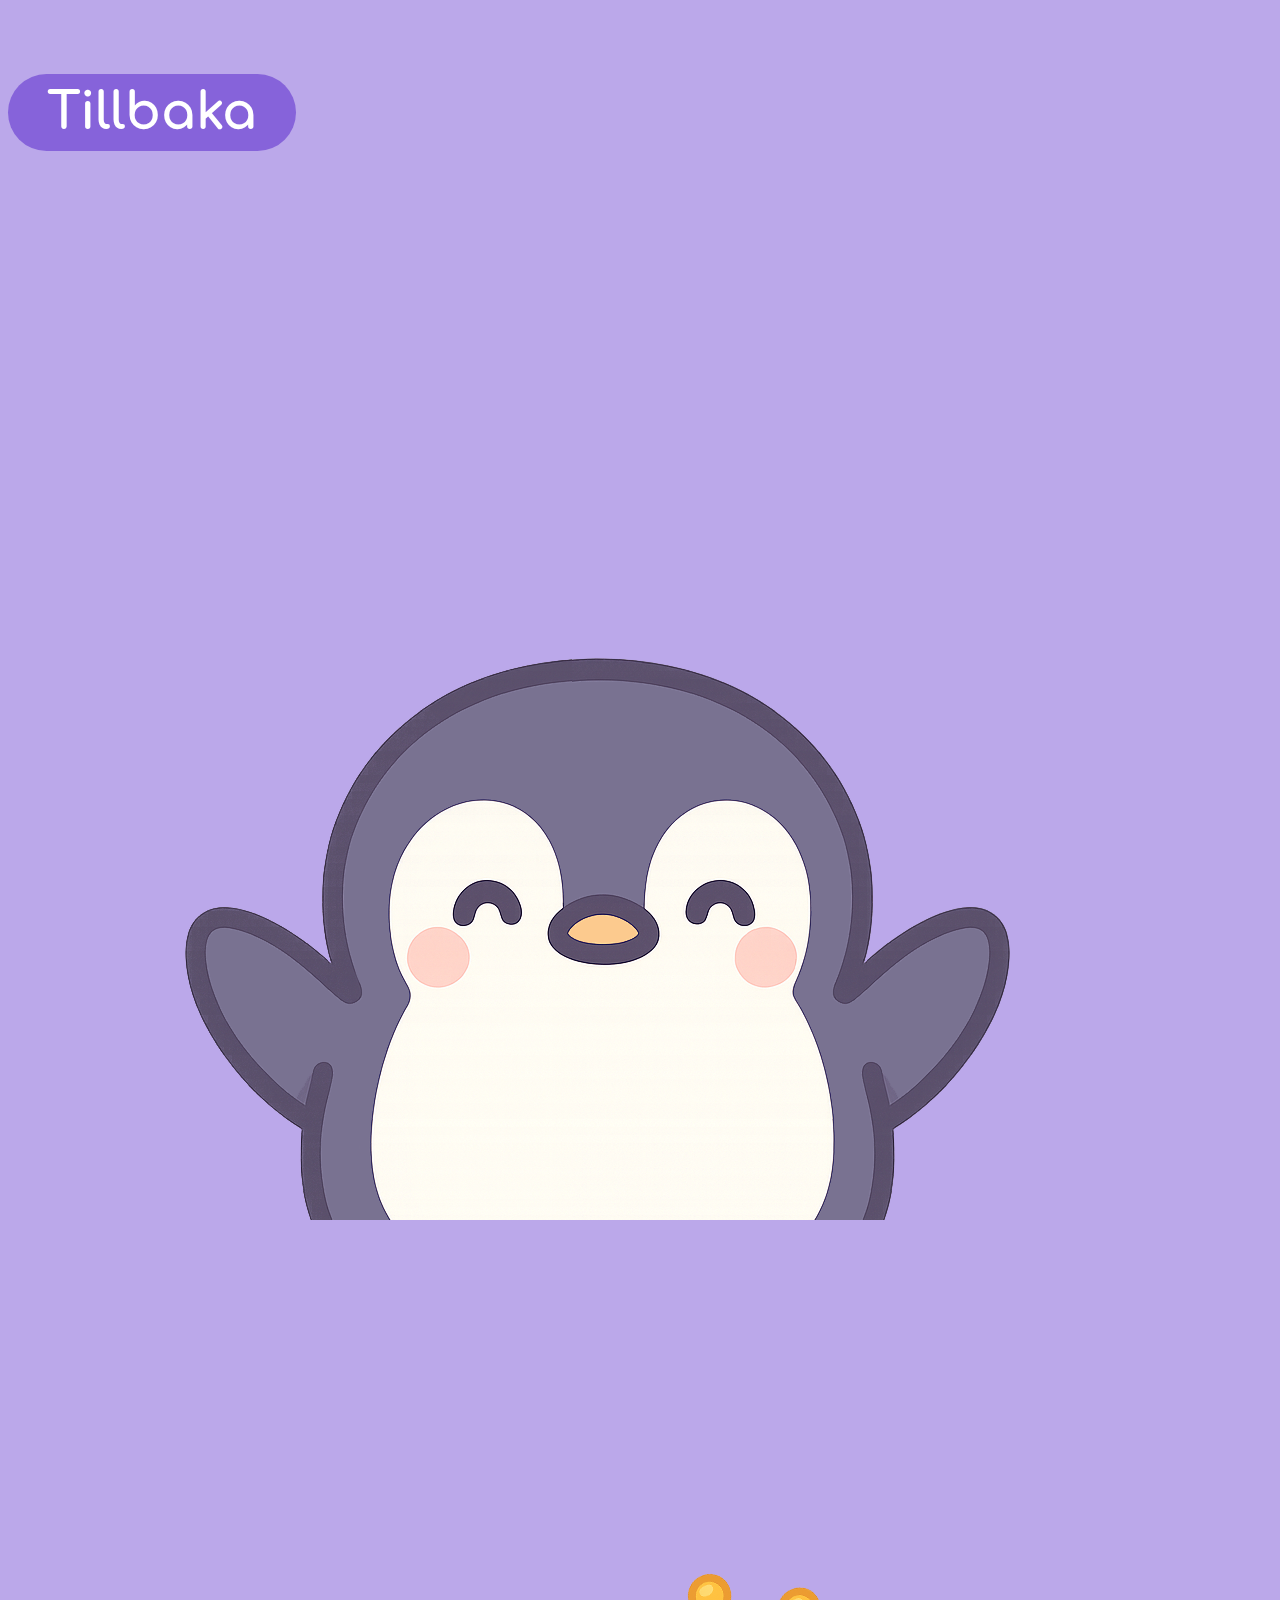
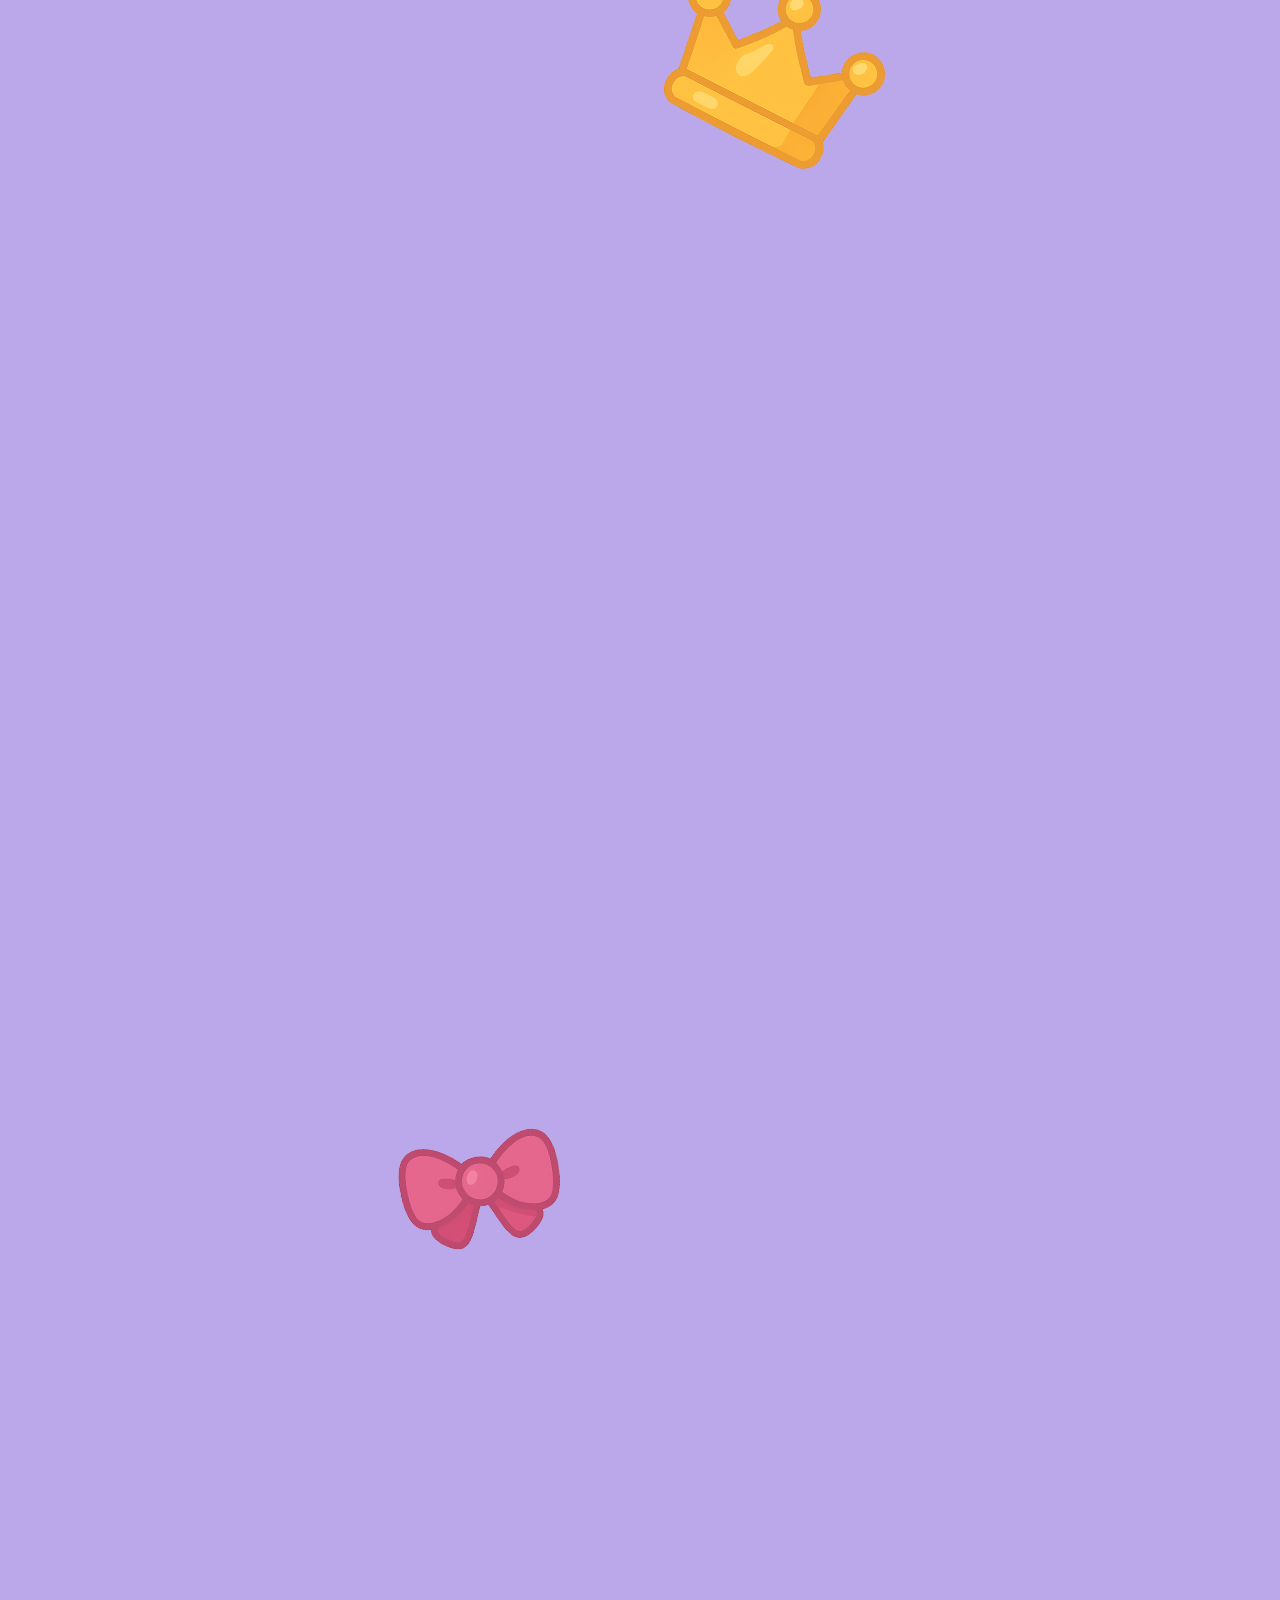
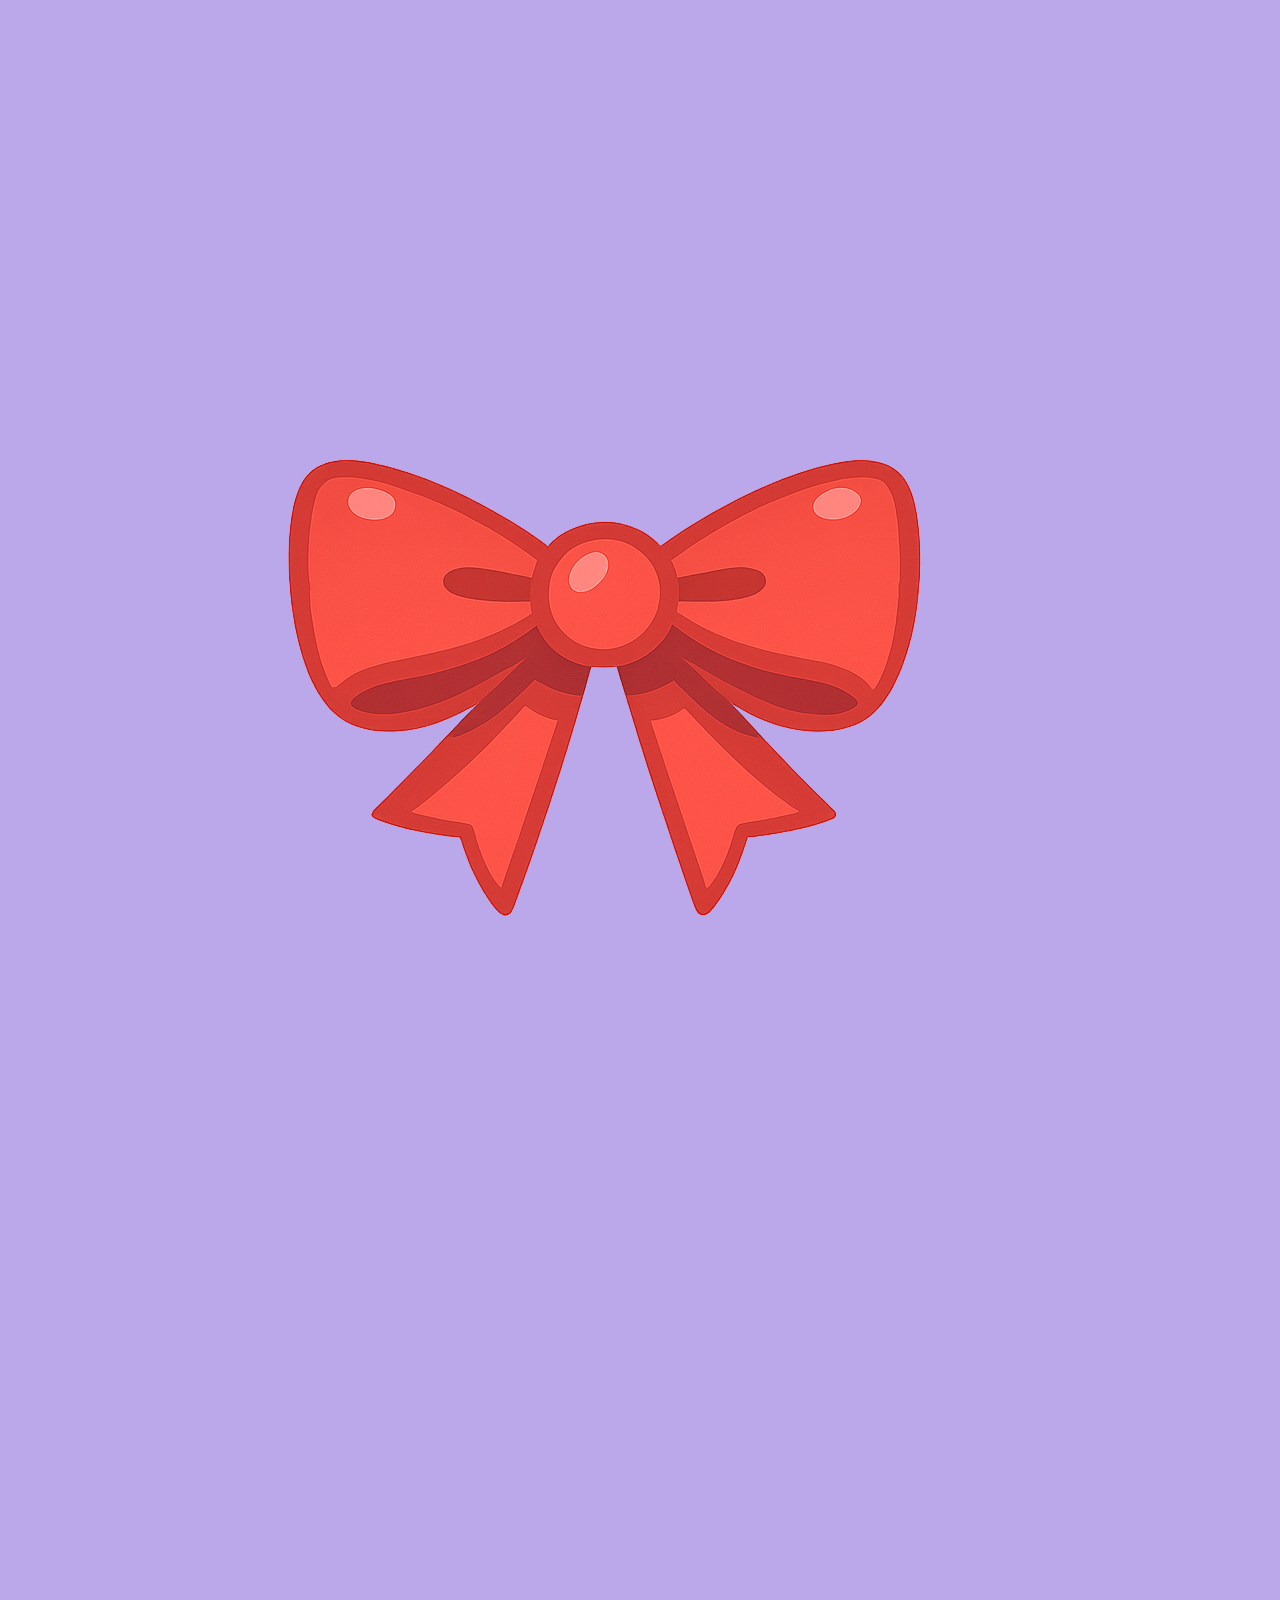
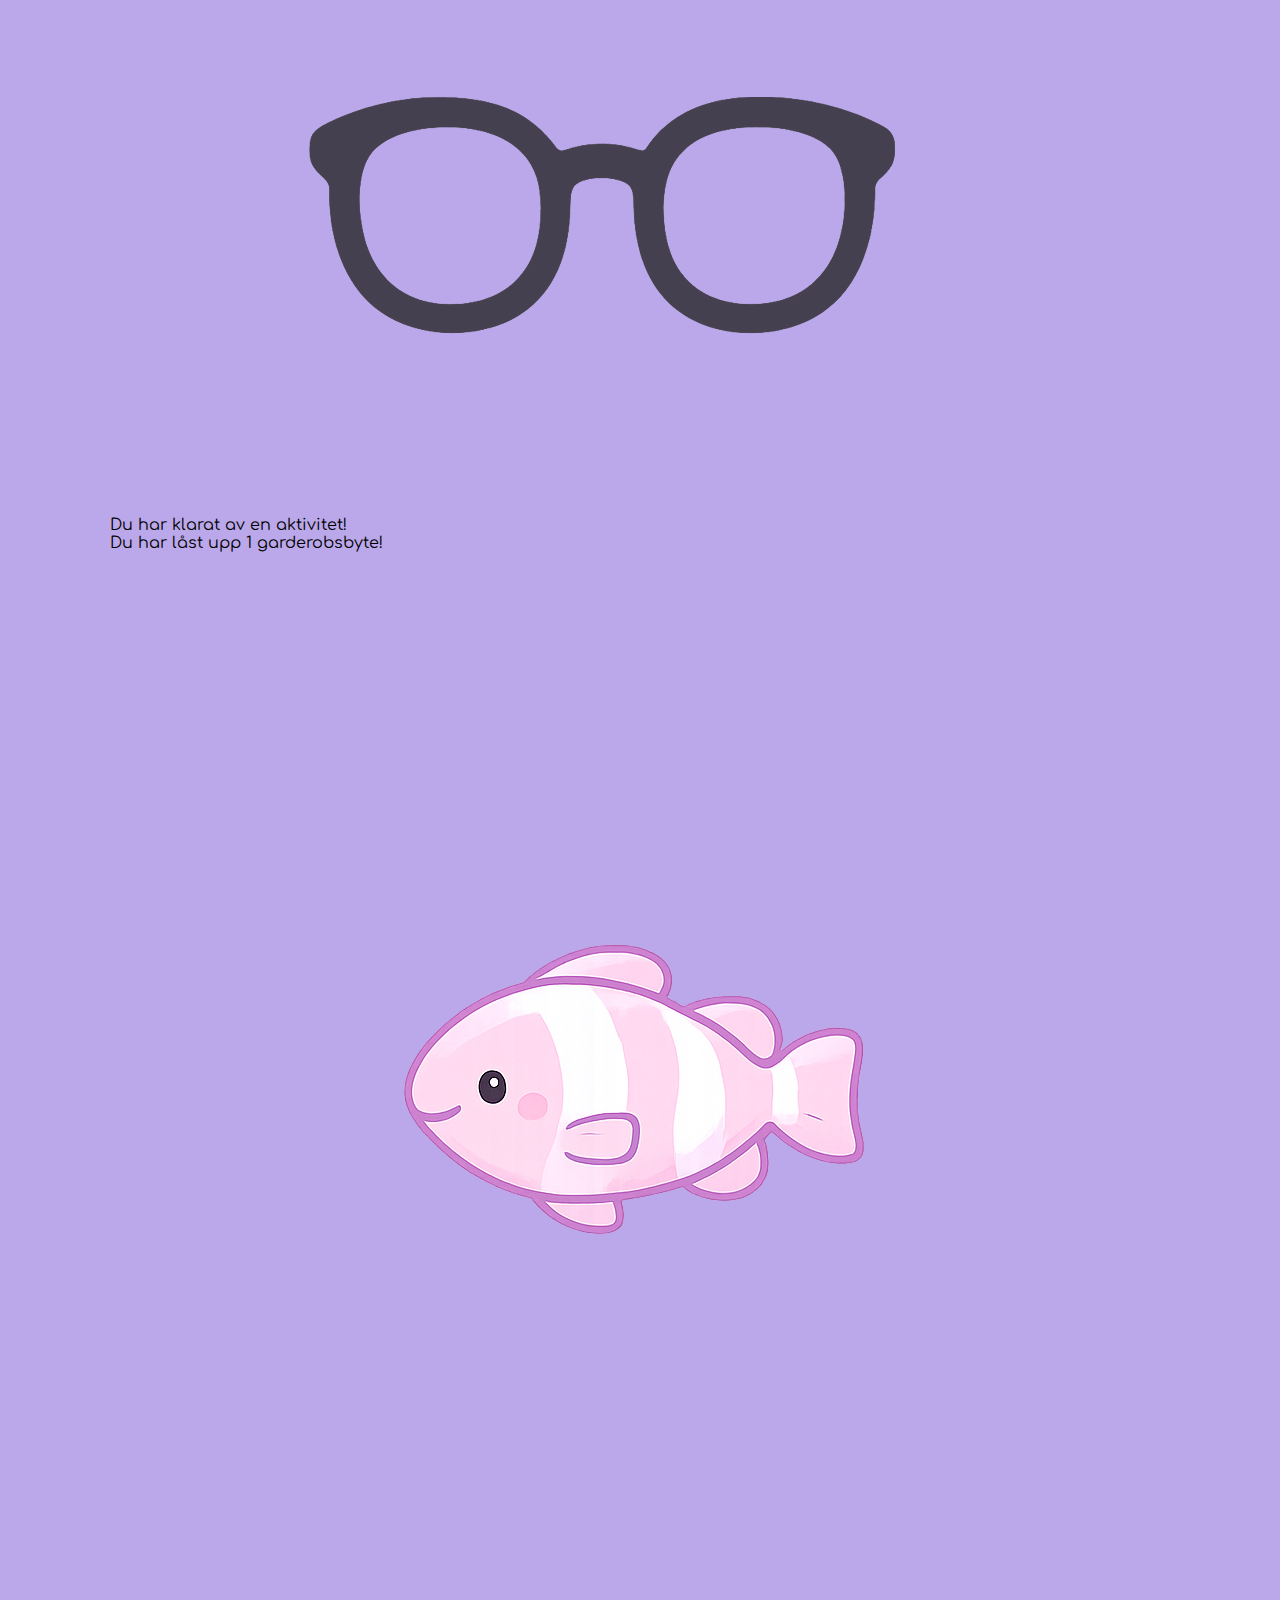
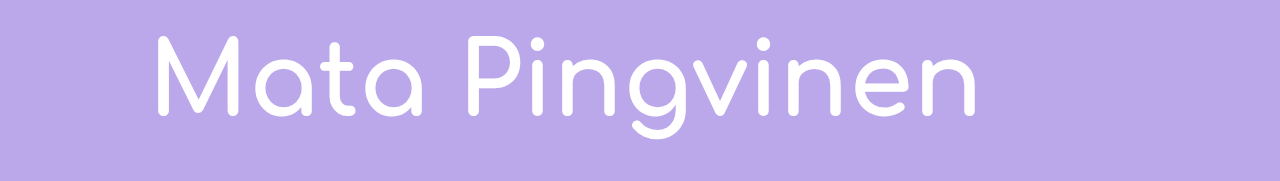
<file: aktivitet3.html>
<html>
<head>
	<meta charset="UTF-8">
<meta name="viewport" content="width=device-width, initial-scale=1">
<link rel="preconnect" href="https://fonts.googleapis.com">
<link rel="preconnect" href="https://fonts.gstatic.com" crossorigin>
<link href="https://fonts.googleapis.com/css2?family=Comfortaa:wght@300..700&display=swap" rel="stylesheet">
<link rel="stylesheet" href="style.css">
</head>
<body>
<a href='index.html'><div id="backBtn" class="backBtn"><button type="backBtn">Tillbaka</button></div></a>

<div class="penguinoutfitcontainer">
	<div class="poutfitcontainer">
		<img id="basepenguin" src="images/happy_poutfit0.png">
		<img class="outfittoggle" id="toutfit1" src="images/toutfit1.png">
		<img class="outfittoggle" id="toutfit2" src="images/toutfit2.png">
		<img class="outfittoggle" id="toutfit3" src="images/toutfit3.png">
		<img class="outfittoggle" id="toutfit4" src="images/toutfit4.png">
	</div>
</div>

<div class="avklaradAktivitetContainer">
	<div class="matadjuret">Du har klarat av en aktivitet!</div>
	<div class="garderobdjuret">Du har låst upp 1 garderobsbyte!</div>
	<br>
	<img id="basefish" src="images/fish0.png">
	<a href='index.html'><button class="mataBtn">Mata Pingvinen</button></a>
</div>


<script>
const OUTFIT_KEY = "penguinOutfits";

document.addEventListener("DOMContentLoaded", () => {
  const outfits = JSON.parse(localStorage.getItem(OUTFIT_KEY)) || {};

  Object.keys(outfits).forEach(outfitId => {
    const outfit = document.getElementById(outfitId);
    if (!outfit) return;

    outfit.style.display = outfits[outfitId] ? "flex" : "none";
  });
});
</script>
<script src="outfits.js"></script>
<script src="slider.js"></script>
<script src="scripts.js"></script>
</body>
</html>
</file>
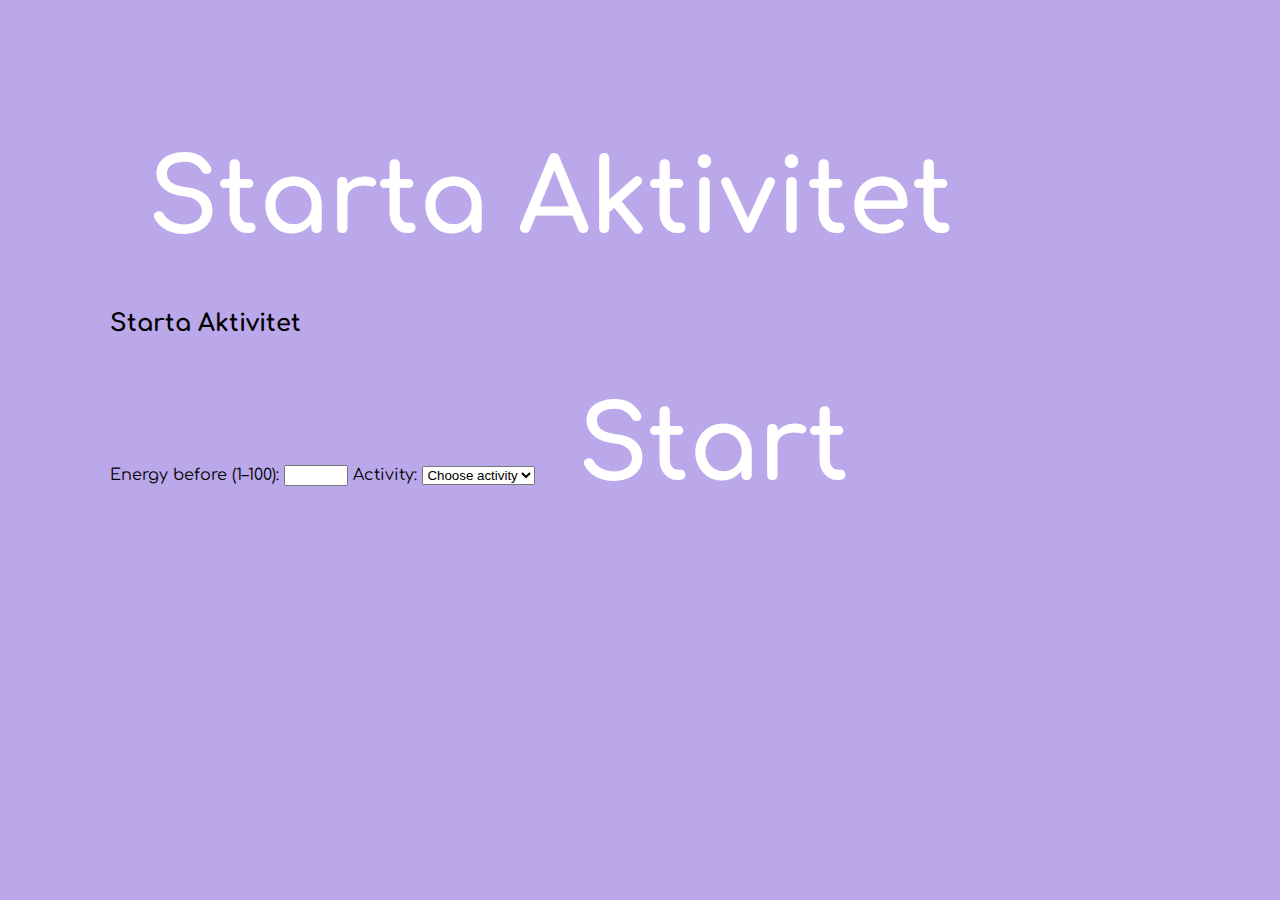
<file: aktivitet4.html>
<html>
<head>
	<meta charset="UTF-8">
<meta name="viewport" content="width=device-width, initial-scale=1">
<link rel="preconnect" href="https://fonts.googleapis.com">
<link rel="preconnect" href="https://fonts.gstatic.com" crossorigin>
<link href="https://fonts.googleapis.com/css2?family=Comfortaa:wght@300..700&display=swap" rel="stylesheet">
<link rel="stylesheet" href="style.css">
</head>
<button id="button22">Starta Aktivitet</button>

<div id="startModal" class="modal hidden">
  <div class="modal-content">
    <h2>Starta Aktivitet</h2>

    <label>
      Energy before (1–100):
      <input type="number" id="energyBefore" min="1" max="100">
    </label>

    <label>
      Activity:
      <select id="activitySelect">
        <option value="">Choose activity</option>
        <option value="Studying">Studying</option>
        <option value="Workout">Workout</option>
        <option value="Cleaning">Cleaning</option>
        <option value="Relaxing">Relaxing</option>
      </select>
    </label>

    <button id="confirmStart">Start</button>
  </div>
</div>
</file>
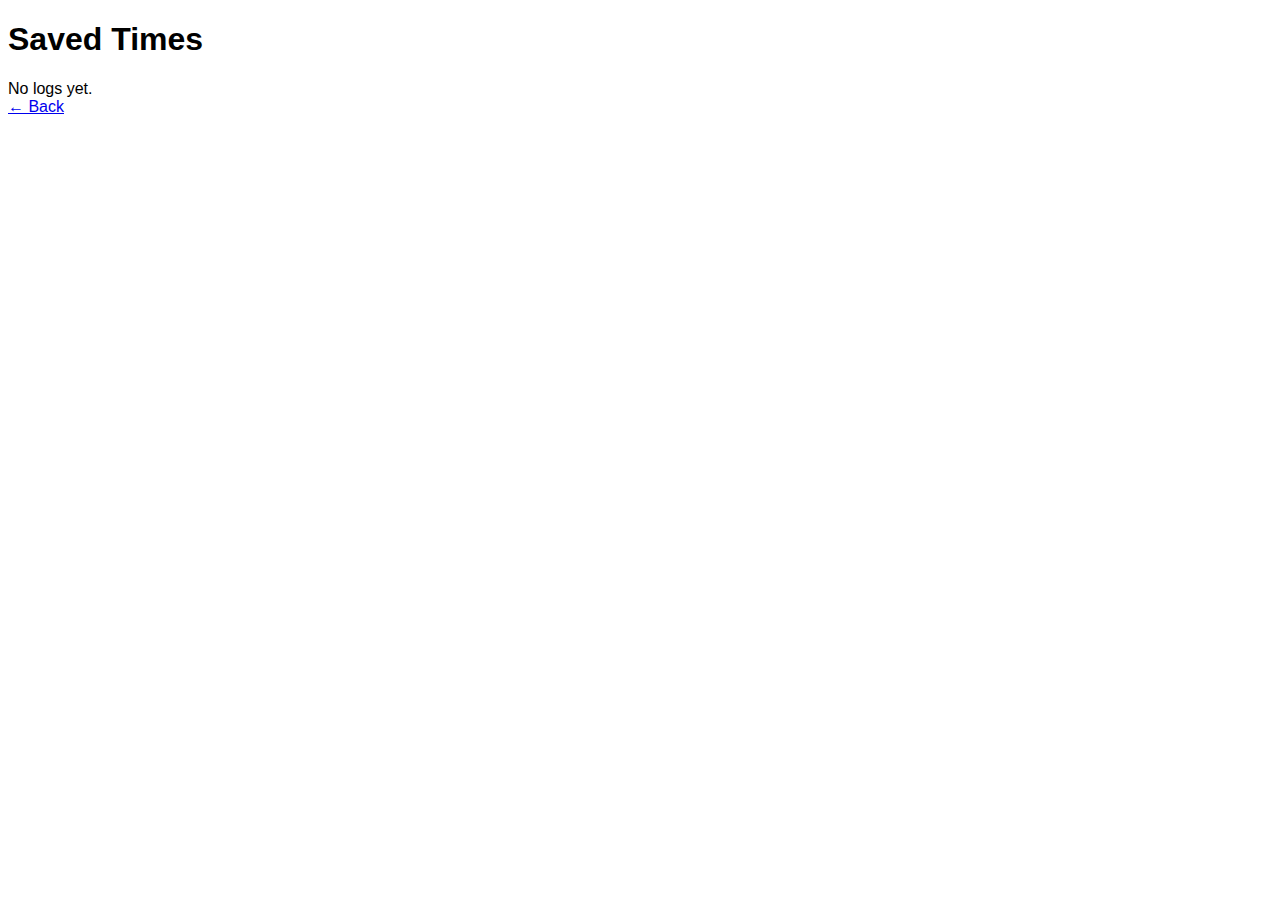
<file: aktivitet5.html>
<!DOCTYPE html>
<html>
<head>
<meta charset="UTF-8">
<title>Logs</title>
<style>
body {
    font-family: Comfortaa, sans-serif;
}
.log {
    padding: 10px;
    border-bottom: 1px solid #ccc;
}
</style>
</head>
<body>

<h1>Saved Times</h1>
<div id="logs"></div>

<a href="index.html">← Back</a>

<script>
    const logsDiv = document.getElementById("logs");
    const logs = JSON.parse(localStorage.getItem("timeLogs")) || [];

    if (logs.length === 0) {
        logsDiv.textContent = "No logs yet.";
    } else {
        logs.forEach(log => {
            const div = document.createElement("div");
            div.className = "log";
            div.textContent = `${log.time} — ${log.date}`;
            logsDiv.appendChild(div);
        });
    }
</script>

</body>
</html>
</file>
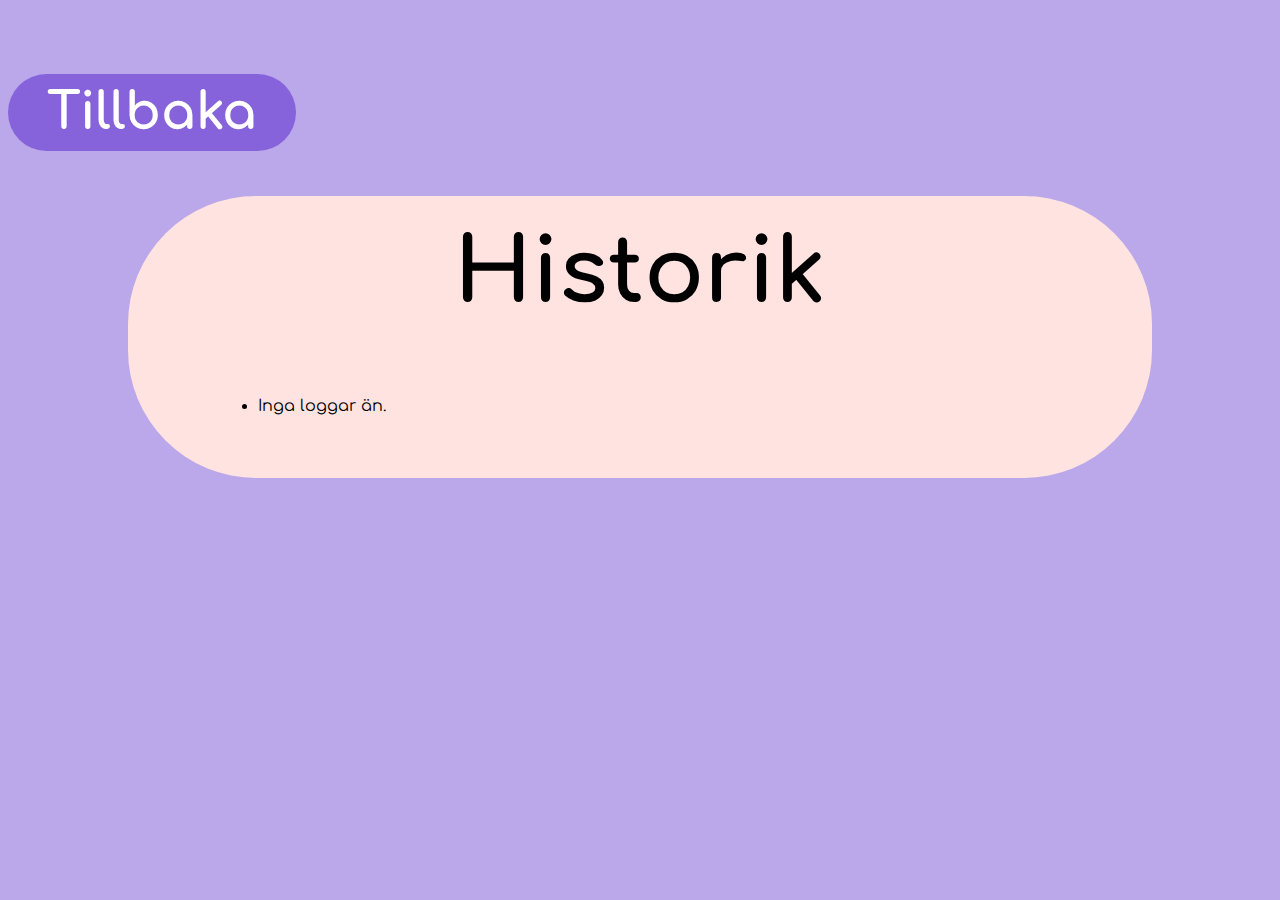
<file: logs.html>
<html>
<head>
	<meta charset="UTF-8">
<meta name="viewport" content="width=device-width, initial-scale=1">
<link rel="preconnect" href="https://fonts.googleapis.com">
<link rel="preconnect" href="https://fonts.gstatic.com" crossorigin>
<link href="https://fonts.googleapis.com/css2?family=Comfortaa:wght@300..700&display=swap" rel="stylesheet">
<link rel="stylesheet" href="style.css">
</head>
<body>

<a href='index.html'><div id="backBtn" class="backBtn"><button type="backBtn">Tillbaka</button></div></a>


<div class="logs-container">
	<h2 class="logs-h2">Historik</h2>
  <ul id="energyLogList"></ul>
</button>
</div>

<script>
document.addEventListener("DOMContentLoaded", () => {
  const list = document.getElementById("energyLogList");

  const energyLogs = JSON.parse(localStorage.getItem("energyLogs")) || [];
  const activityLogs = JSON.parse(localStorage.getItem("activityLogs")) || [];

  const combined = [];

  energyLogs.forEach(log => {
    if (!log.timestamp) return;

    combined.push({
      timestamp: log.timestamp,
      html: `
        <strong>${log.date} ${log.time}</strong><br>
        Energi: ${log.value}%
        <hr>
      `
    });
  });

  activityLogs.forEach(log => {
    if (!log.timestamp) return;

    combined.push({
      timestamp: log.timestamp,
      html: `
        <strong>${log.startDate} ${log.startTime}</strong><br>
        Aktivitet: ${log.activity}<br>
        Läge: ${log.mode === "timer" ? "Timer" : "Stoppur"}<br>
        Energi före: ${log.energyBefore}%<br>
        Energi efter: ${log.energyAfter}%<br>
        Skillnad: ${log.energyDiff}%<br>
        Tid: ${log.durationText}
        <hr>
      `
    });
  });

  combined.sort((a, b) => b.timestamp - a.timestamp);

  if (combined.length === 0) {
    list.innerHTML = "<li>Inga loggar än.</li>";
    return;
  }

  combined.forEach(entry => {
    const li = document.createElement("li");
    li.innerHTML = entry.html;
    list.appendChild(li);
  });
});
</script>




<script src="slider.js"></script>
<script src="scripts.js"></script>
</body>
</html>
</file>
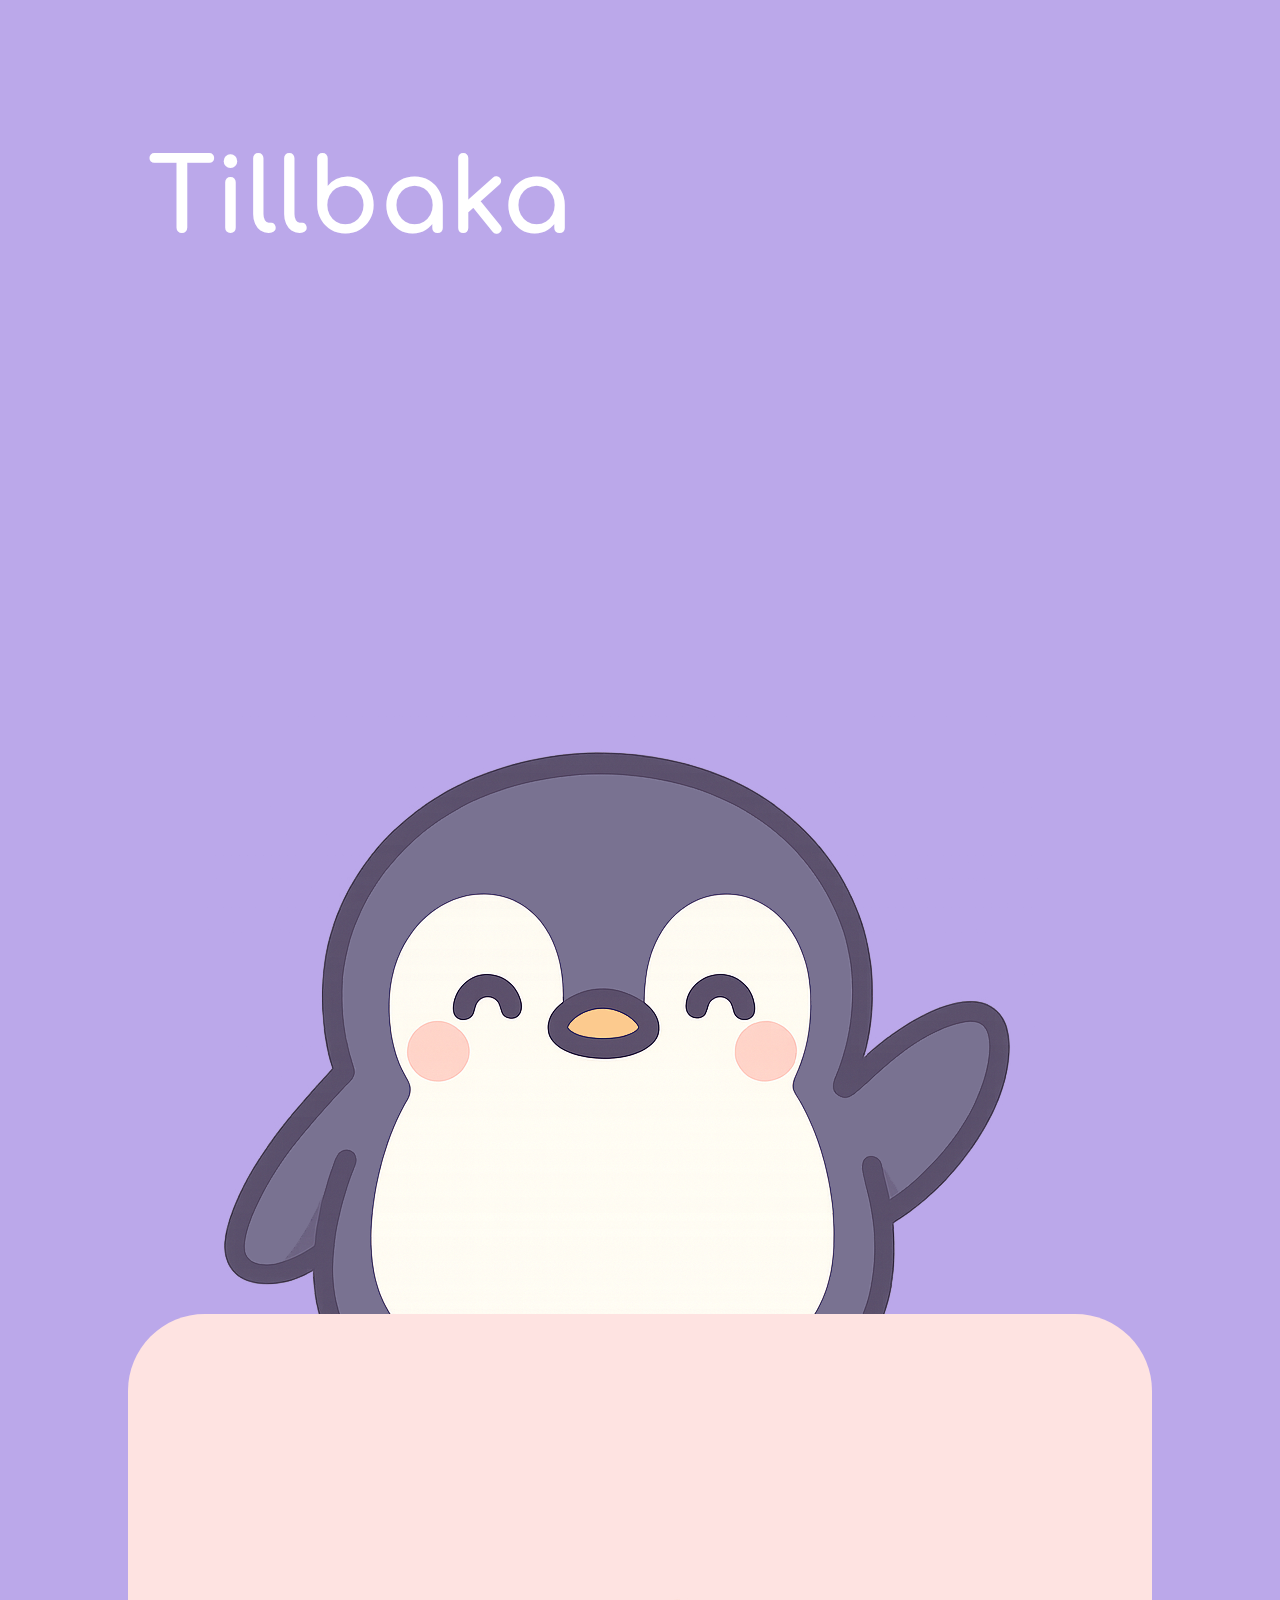
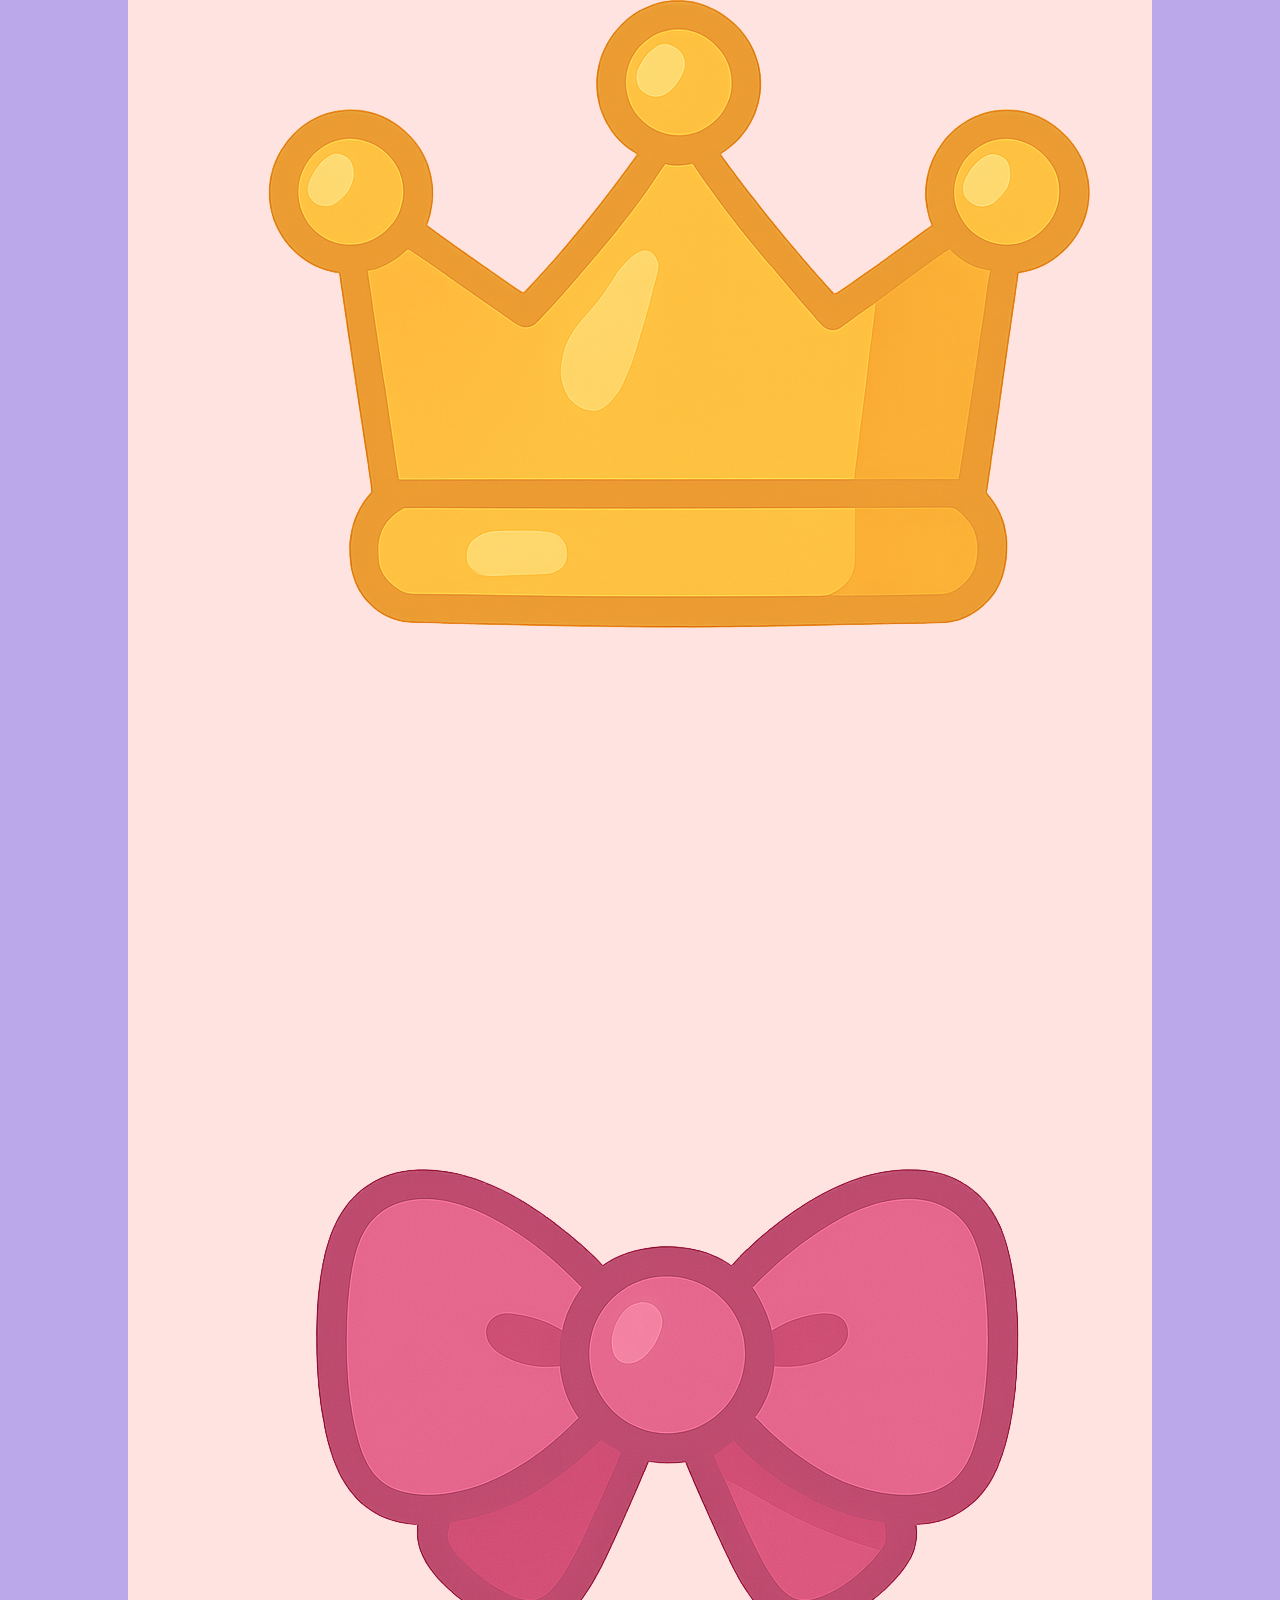
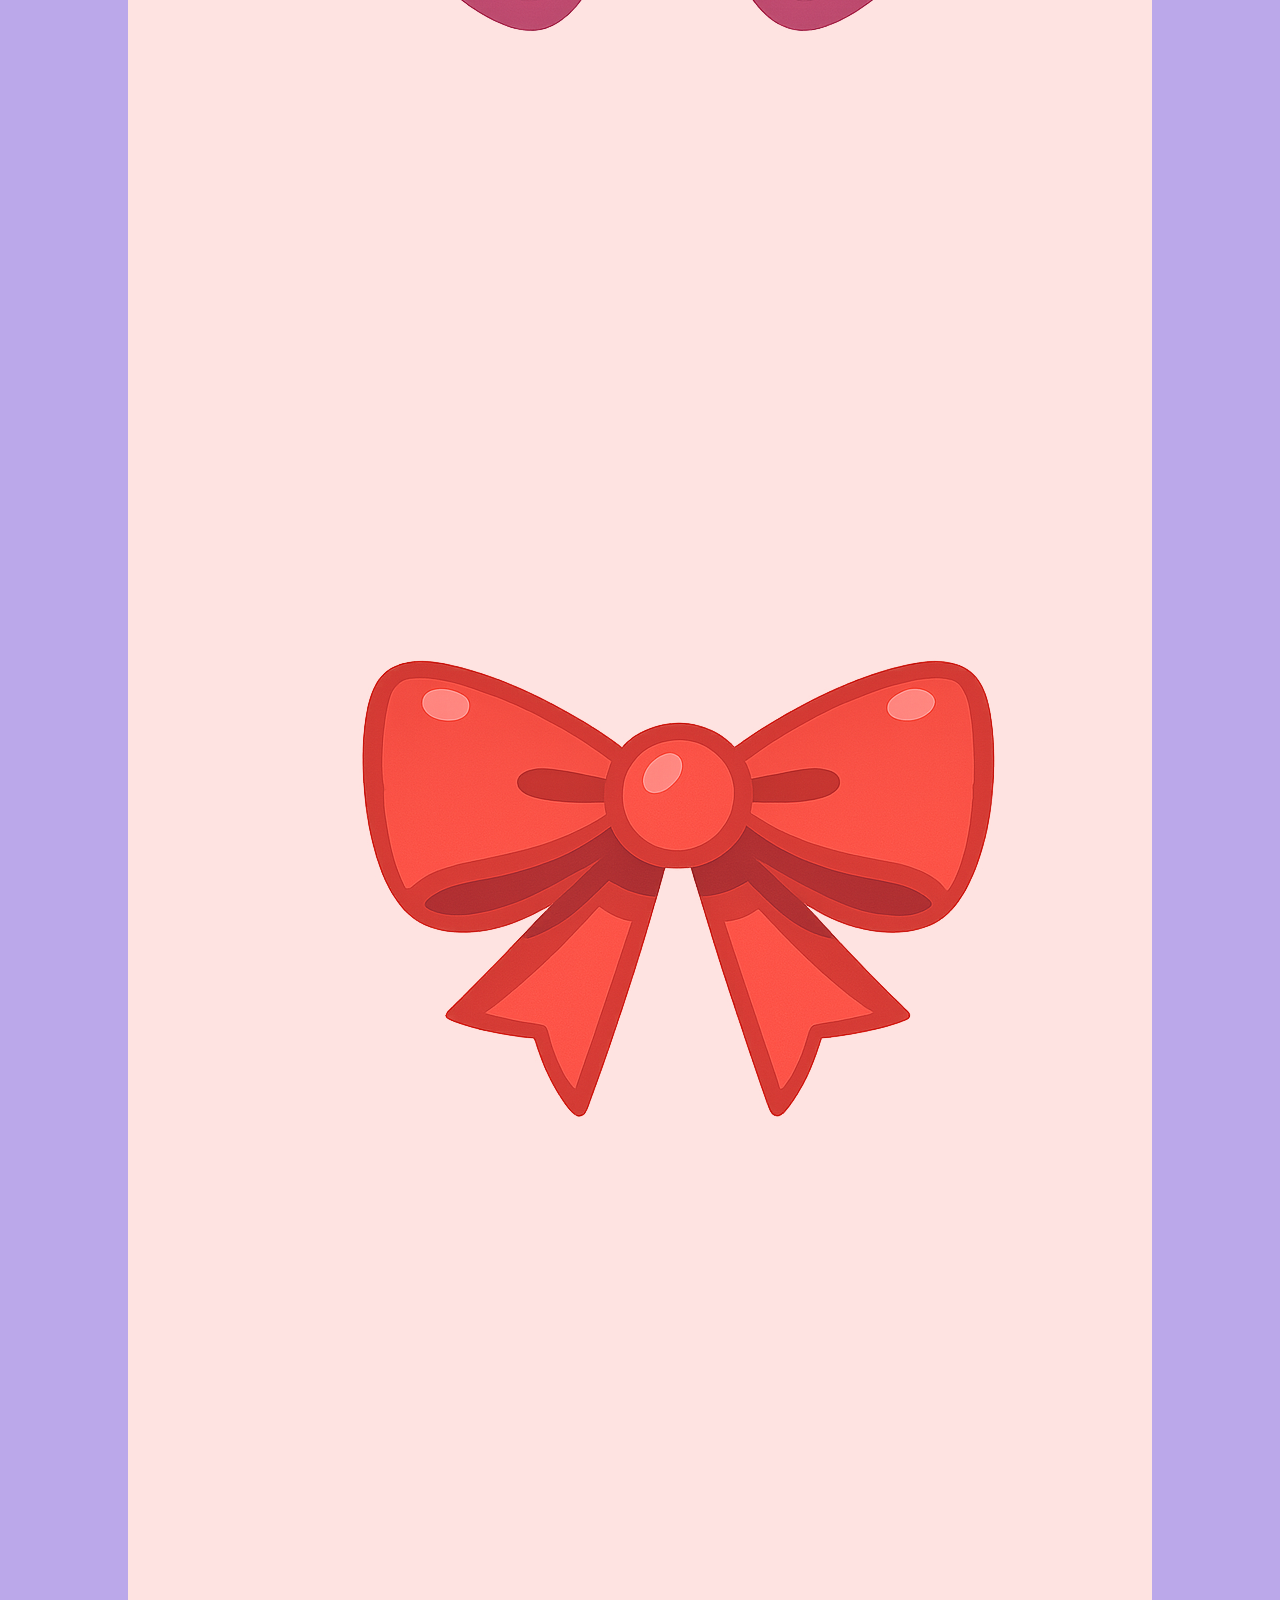
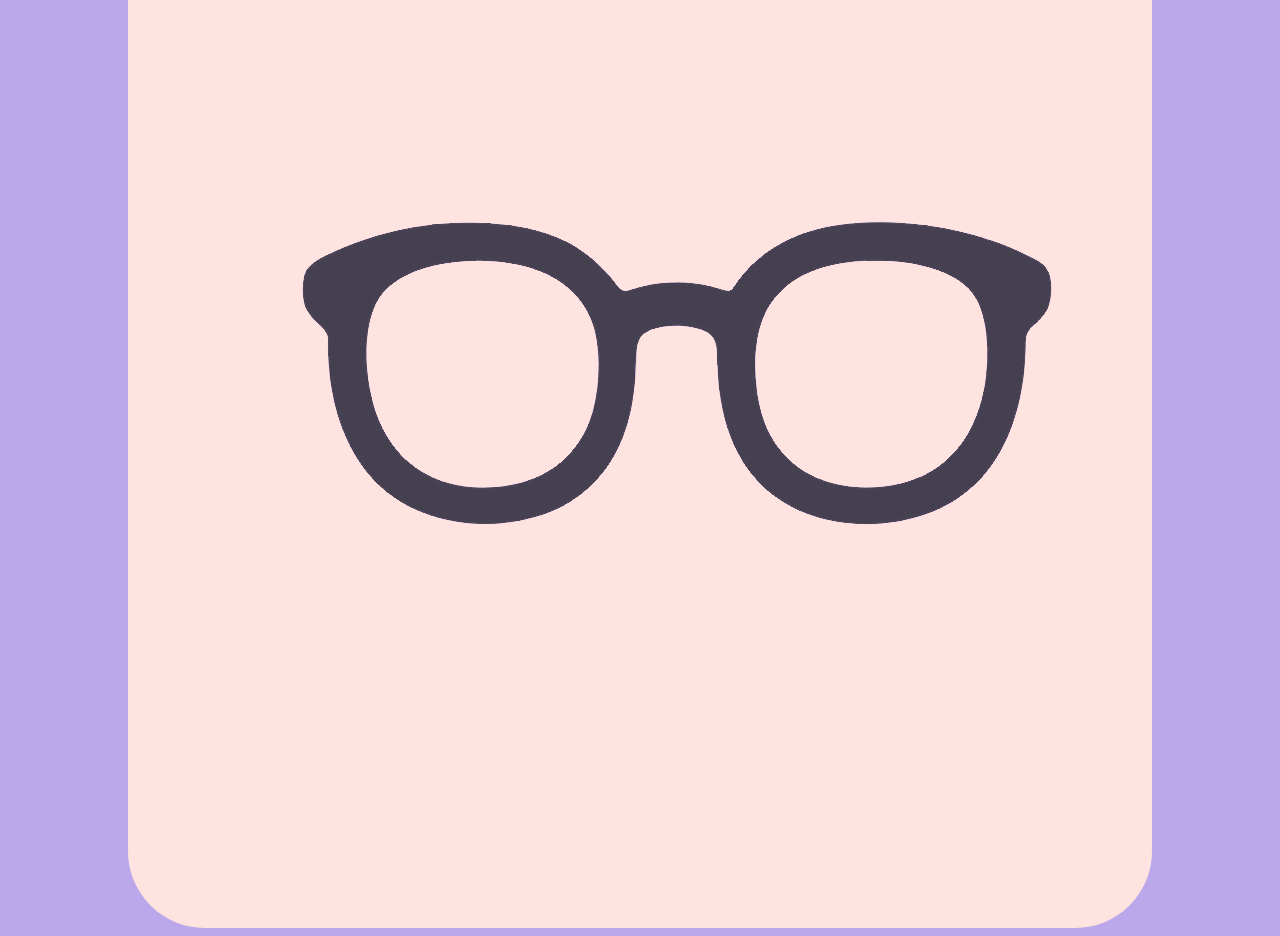
<file: outfits.html>
<html>
<head>
<meta charset="UTF-8">
<meta name="viewport" content="width=device-width, initial-scale=1.0">
<link rel="preconnect" href="https://fonts.googleapis.com">
<link rel="preconnect" href="https://fonts.gstatic.com" crossorigin>
<link href="https://fonts.googleapis.com/css2?family=Comfortaa:wght@300..700&display=swap" rel="stylesheet">
<link rel="stylesheet" href="style.css">
</head>

<body>

<a href='index.html'><div id="backBtn2" class="backBtn2"><button type="backBtn2">Tillbaka</button></div></a>

<div class="penguinoutfitcontainer">
	<div class="poutfitcontainer">
		<img id="basepenguin" src="images/poutfit0.png">
		<img class="outfittoggle" id="toutfit1" src="images/toutfit1.png">
		<img class="outfittoggle" id="toutfit2" src="images/toutfit2.png">
		<img class="outfittoggle" id="toutfit3" src="images/toutfit3.png">
		<img class="outfittoggle" id="toutfit4" src="images/toutfit4.png">
	</div>
</div>

<div class="buttons-container">
	<div class="outfit-container">
	
		<button data-outfits="toutfit1,toutfit1-2" id="outfitbutton1" onclick="toggleOutfitGroup(this)">
			<img src="images/outfit-1.png">
		</button>
	
		<button data-outfits="toutfit2,toutfit2-2" id="outfitbutton2" onclick="toggleOutfitGroup(this)">
			<img src="images/outfit-2.png">
		</button>
	
		<button data-outfits="toutfit3,toutfit3-2" id="outfitbutton3" onclick="toggleOutfitGroup(this)">
			<img src="images/outfit-3.png">
		</button>
	
		<button data-outfits="toutfit4,toutfit4-2" id="outfitbutton4" onclick="toggleOutfitGroup(this)">
			<img src="images/outfit-4.png">
		</button>
		
	</div>
</div>

<!--
<div class="outfit-loader">
	<img src="images/toutfit1.png">
	<img src="images/toutfit2.png">
	<img src="images/toutfit3.png">
	<img src="images/toutfit4.png">
</div>
-->

<script src="outfits.js"></script>
<script src="slider.js"></script>
<script src="scripts.js"></script>
</body>
</html>
</file>
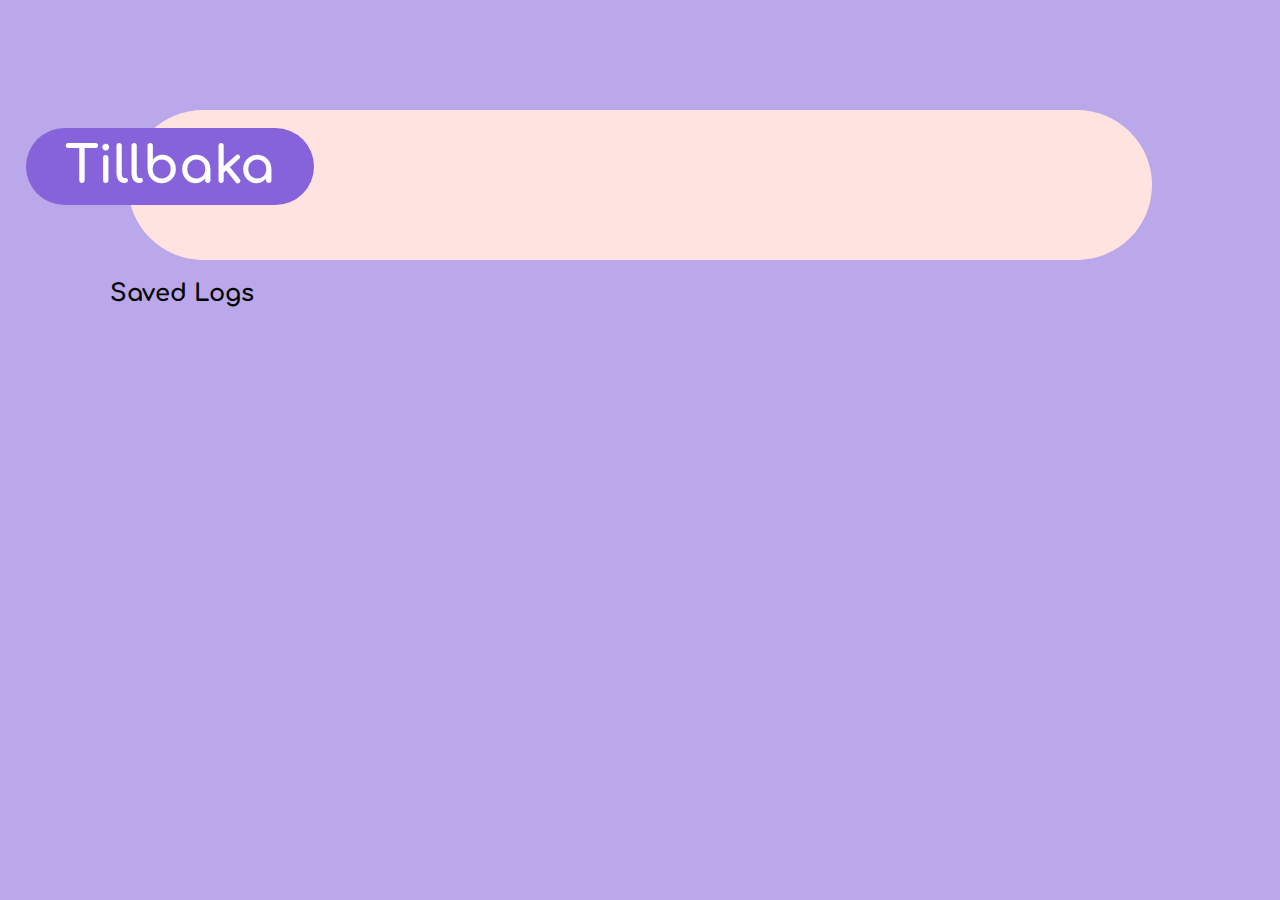
<file: test.html>
<html>
<head>
	<meta charset="UTF-8">
<meta name="viewport" content="width=device-width, initial-scale=1">
<link rel="preconnect" href="https://fonts.googleapis.com">
<link rel="preconnect" href="https://fonts.gstatic.com" crossorigin>
<link href="https://fonts.googleapis.com/css2?family=Comfortaa:wght@300..700&display=swap" rel="stylesheet">
<link rel="stylesheet" href="style.css">
</head>
<body>

<div class="buttons-container">
	<a href='index.html'><div id="backBtn" class="backBtn"><button type="backBtn">Tillbaka</button></div></a>
</div>

<h2>Saved Logs</h2>
<div id="logContainer"></div>



<script src="slider.js"></script>
<script src="scripts.js"></script>
<script src="logScripts.js"</script>
</body>
</html>
</file>
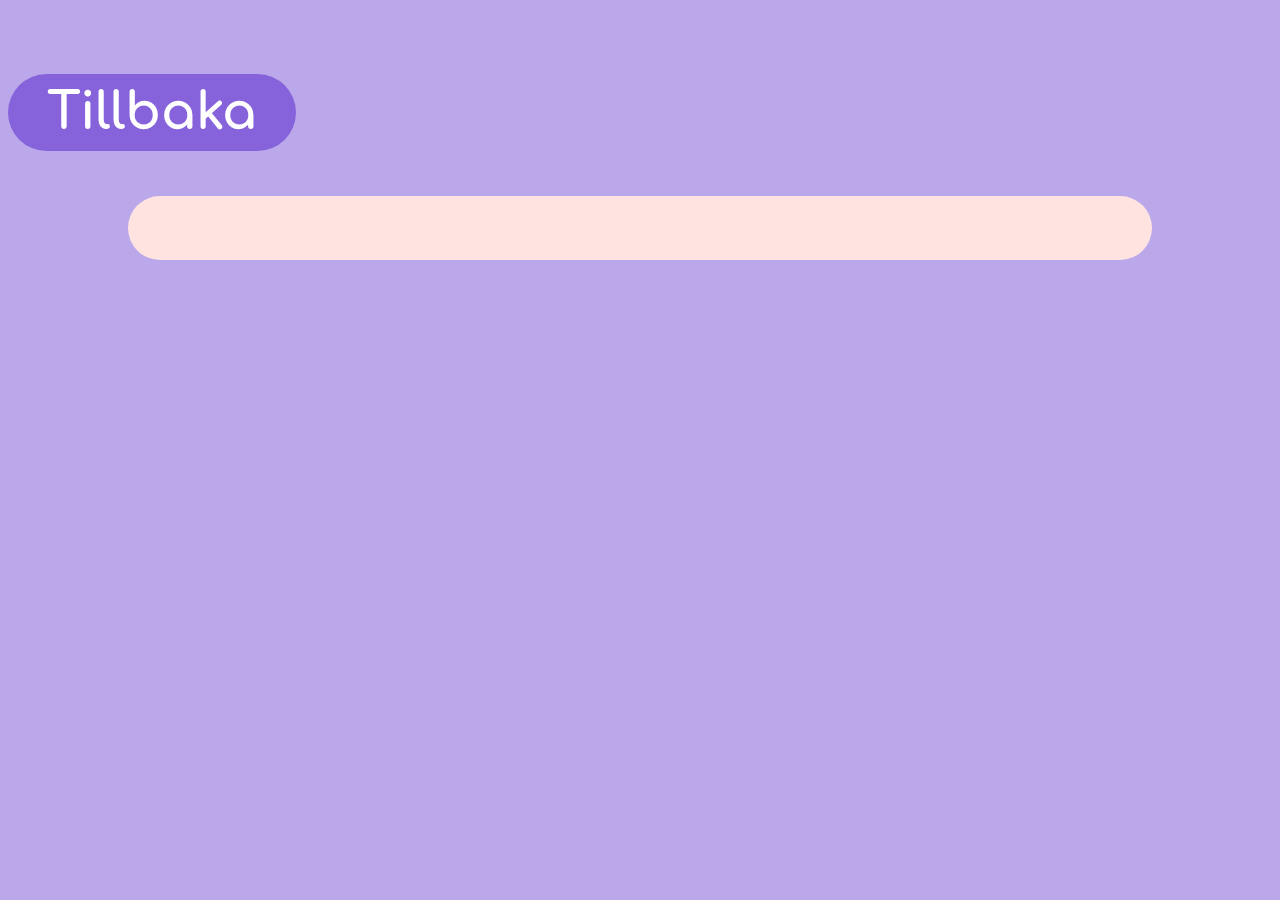
<file: test2.html>
<html>
<head>
	<meta charset="UTF-8">
<meta name="viewport" content="width=device-width, initial-scale=1">
<link rel="preconnect" href="https://fonts.googleapis.com">
<link rel="preconnect" href="https://fonts.gstatic.com" crossorigin>
<link href="https://fonts.googleapis.com/css2?family=Comfortaa:wght@300..700&display=swap" rel="stylesheet">
<link rel="stylesheet" href="style.css">
</head>
<body>

<a href='index.html'><div id="backBtn" class="backBtn"><button type="backBtn">Tillbaka</button></div></a>

<div class="buttons-container">
</div>



<script src="slider.js"></script>
<script src="scripts.js"></script>
<script src="logScripts.js"</script>
</body>
</html>
</file>
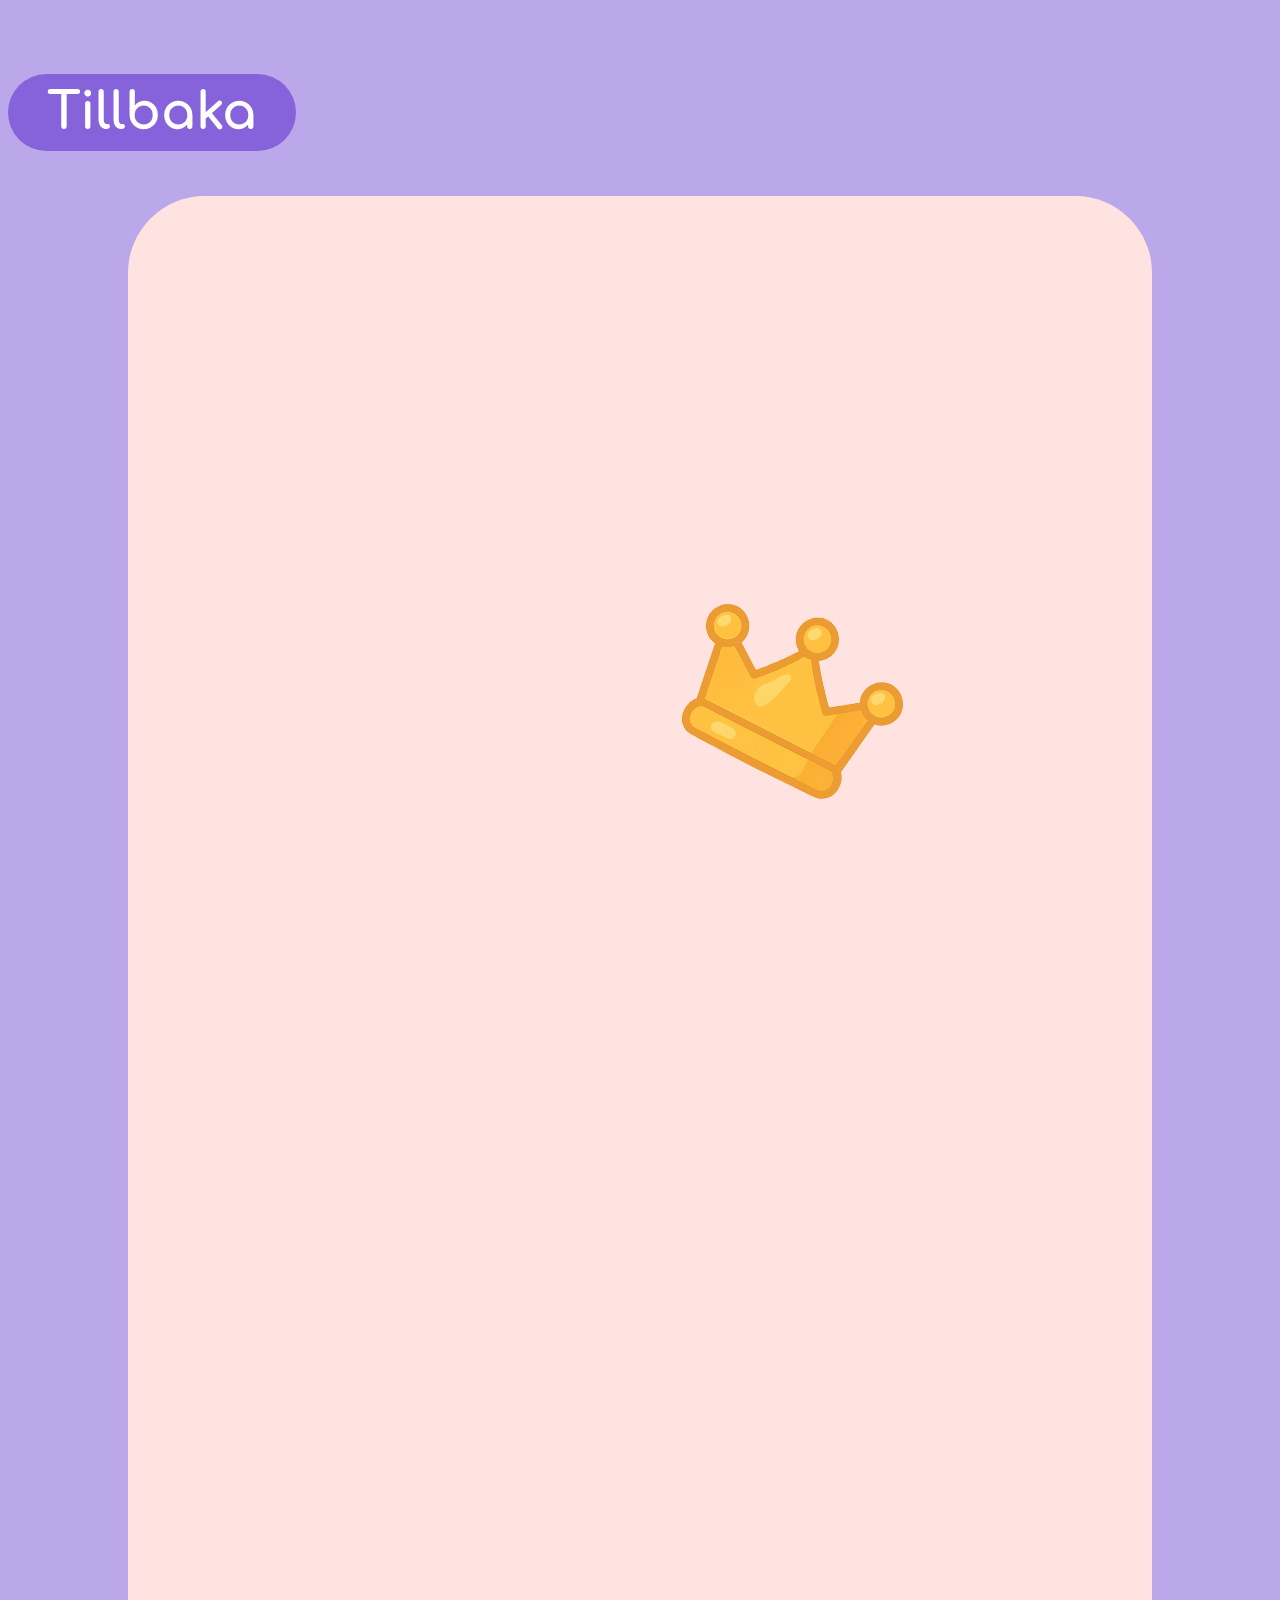
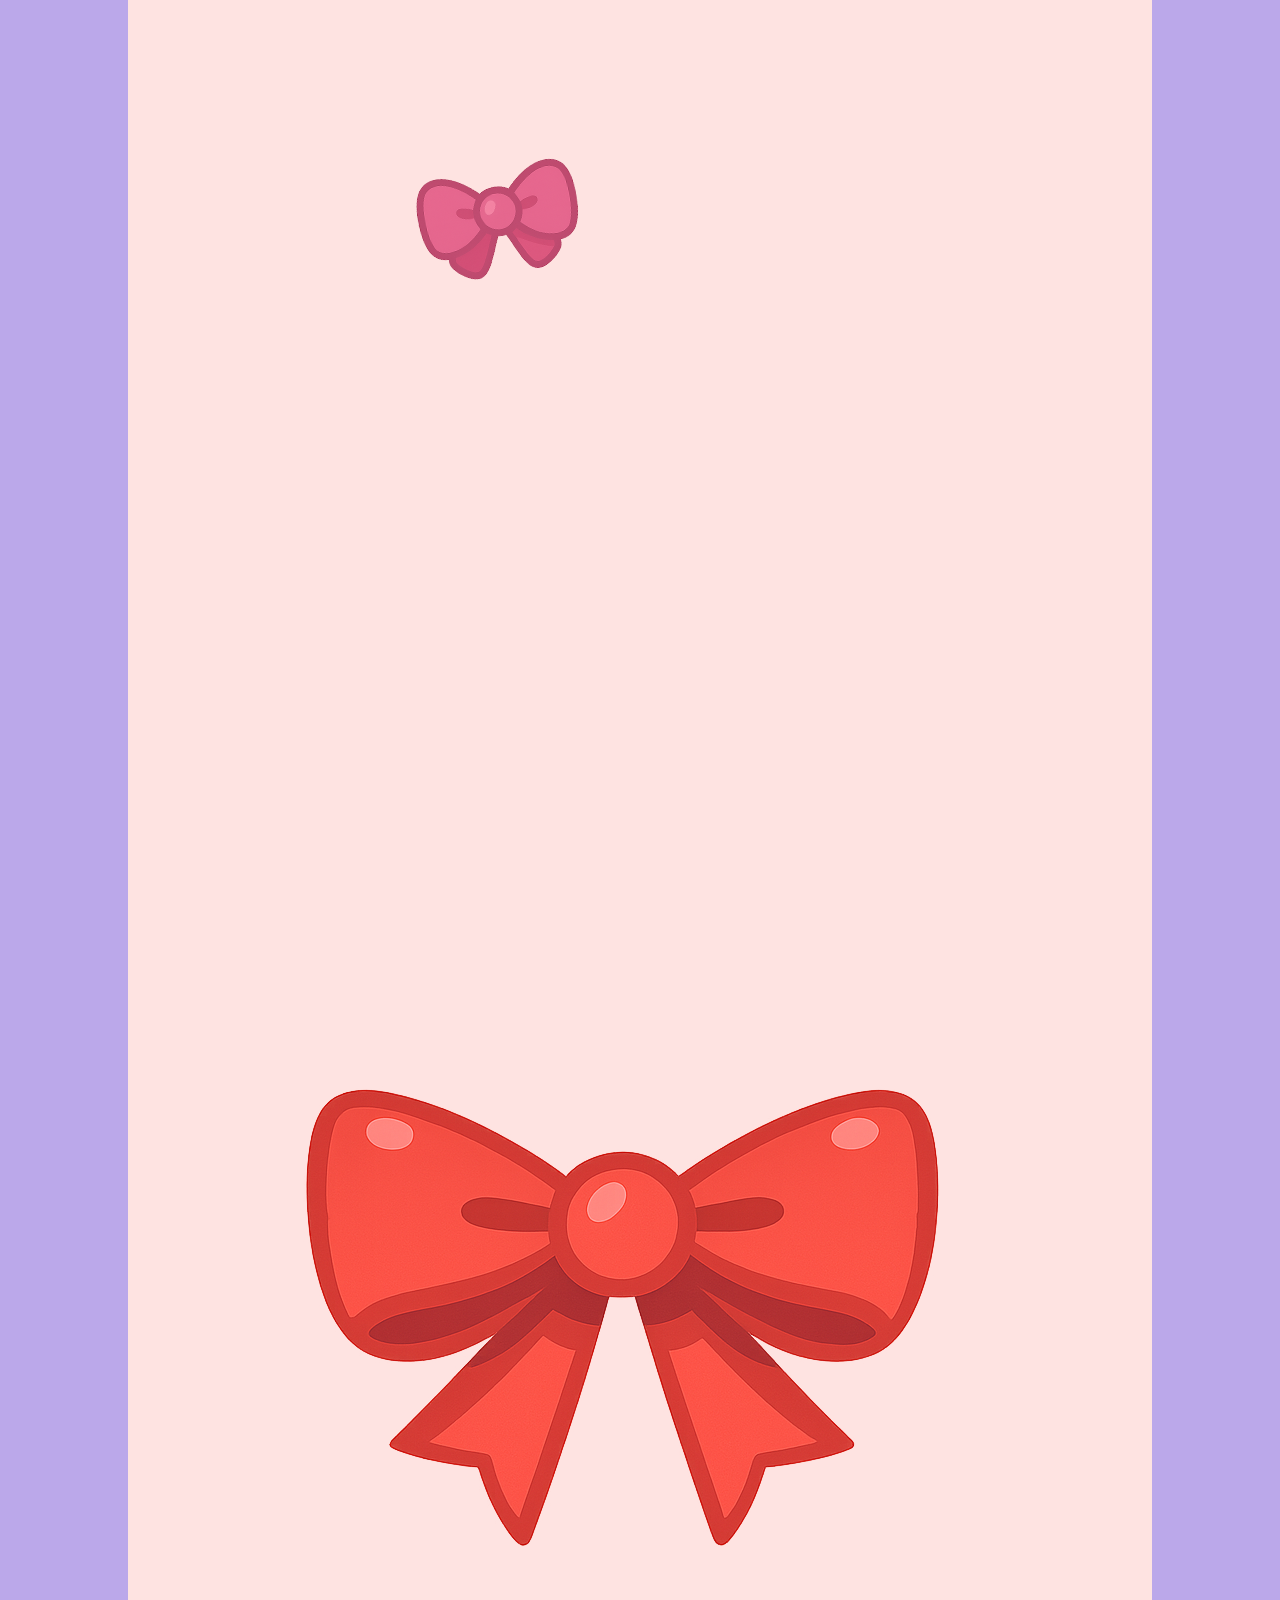
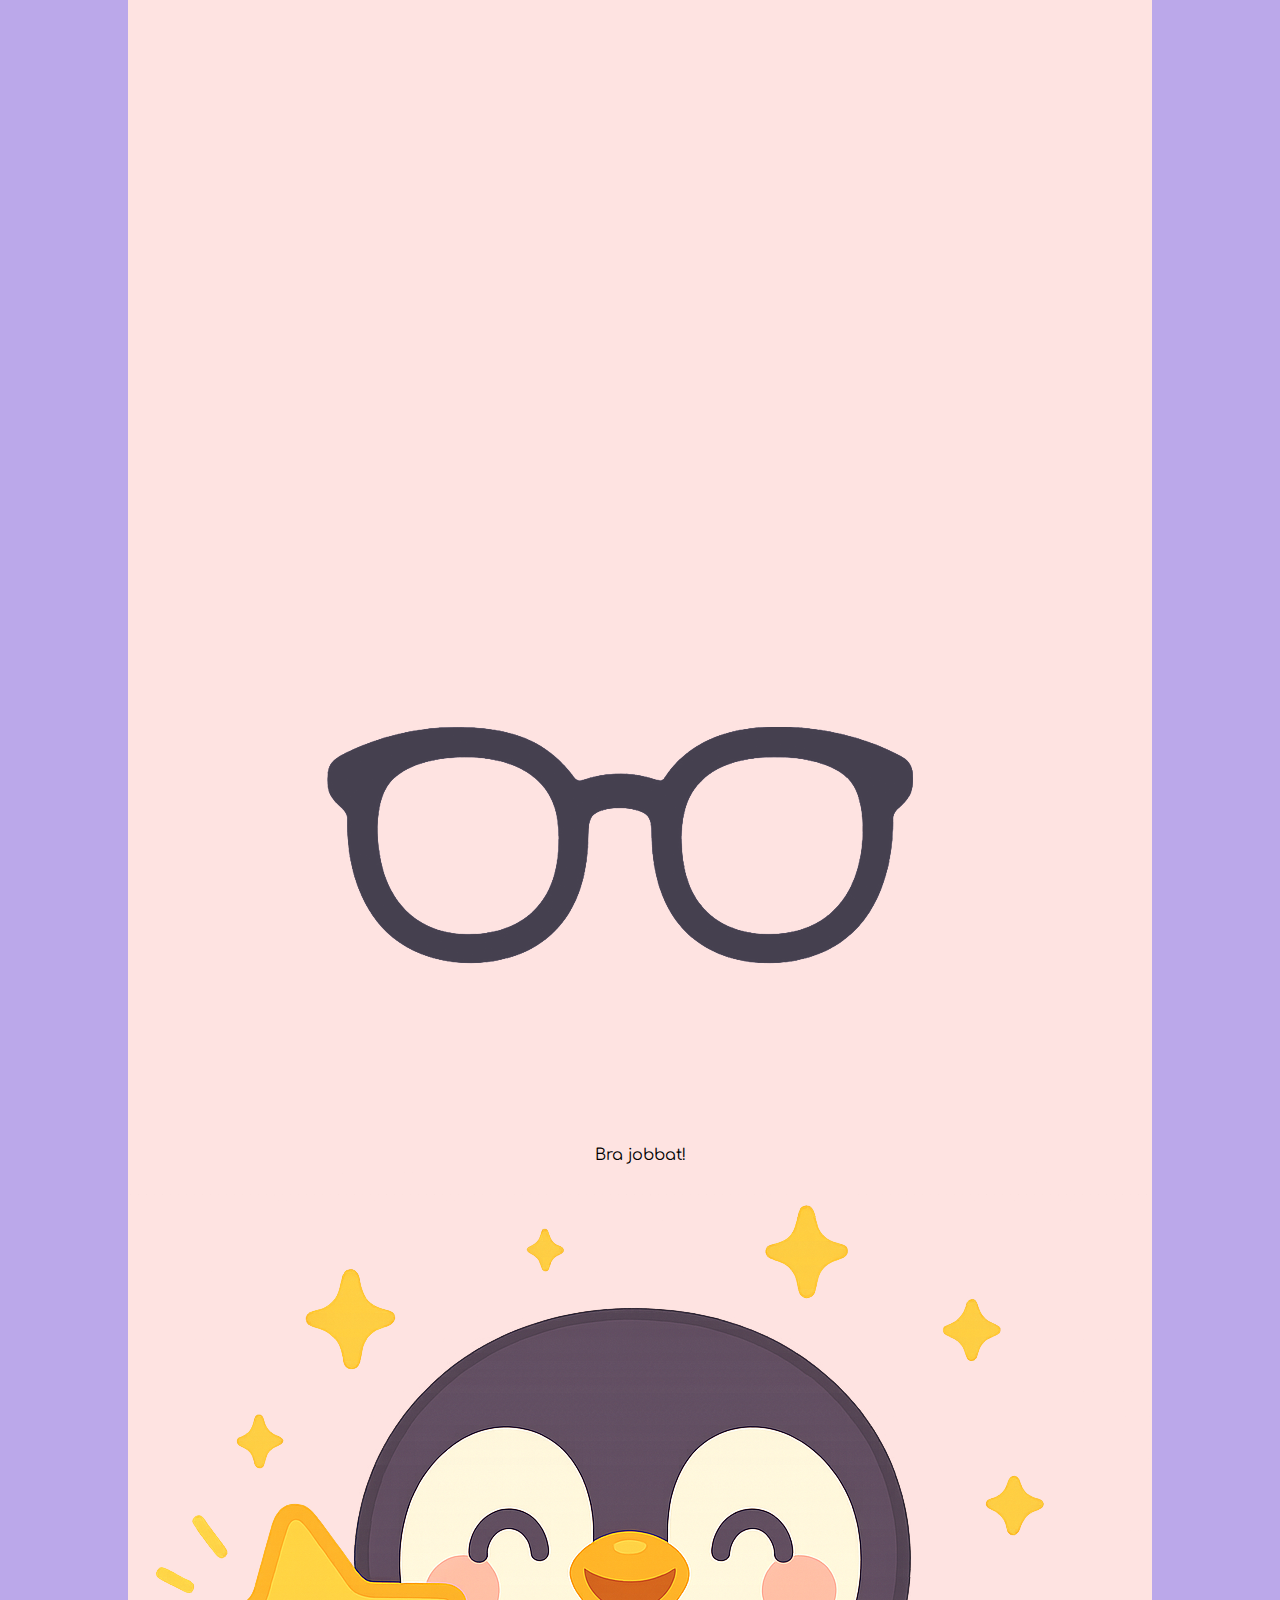
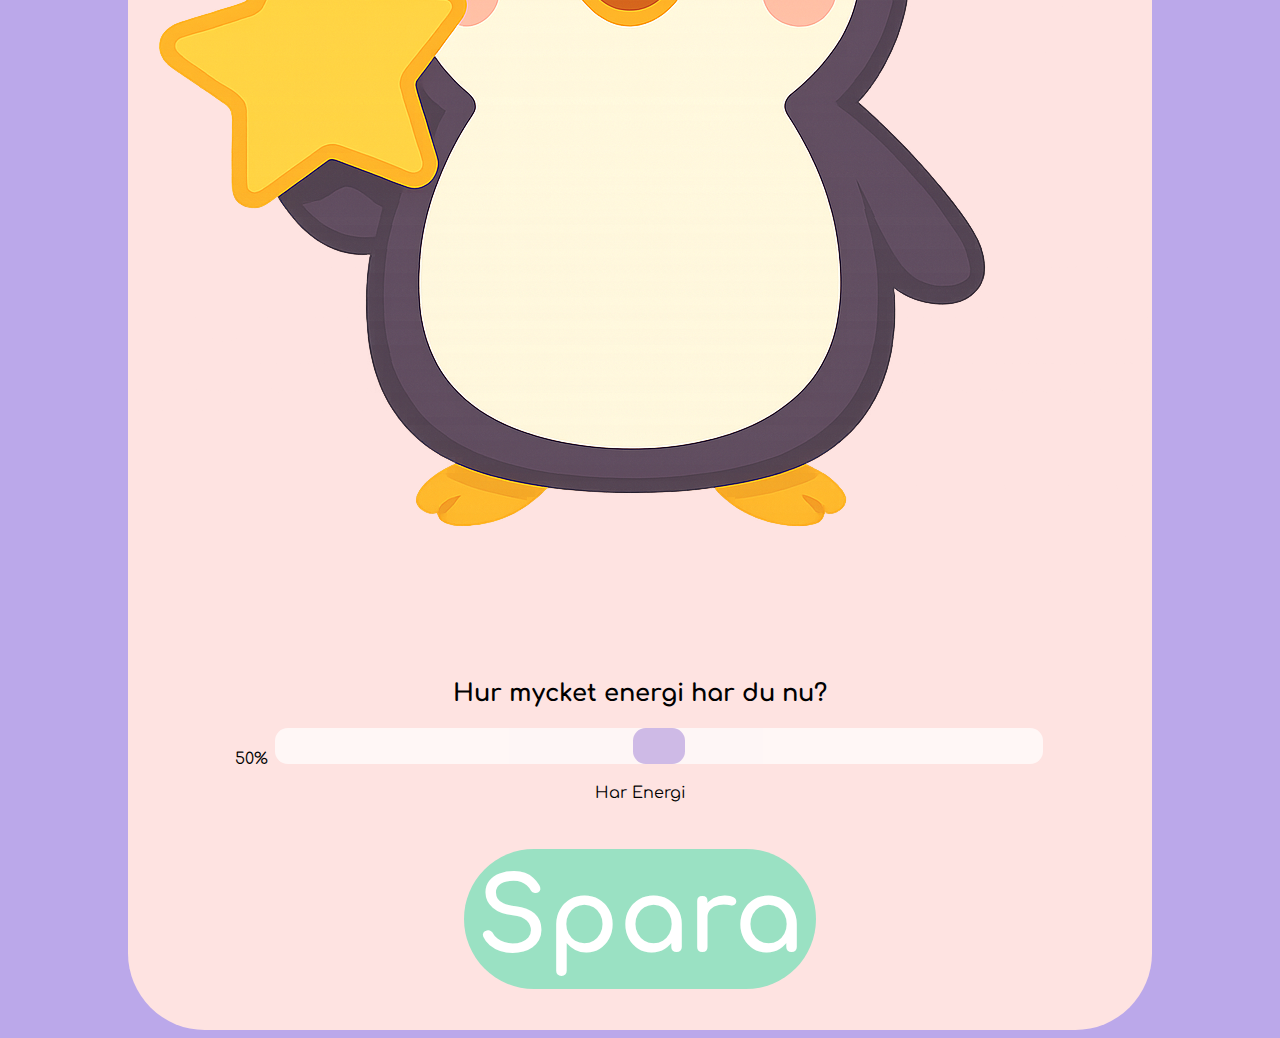
<file: test3.html>
<html>
<head>
	<meta charset="UTF-8">
<meta name="viewport" content="width=device-width, initial-scale=1">
<link rel="preconnect" href="https://fonts.googleapis.com">
<link rel="preconnect" href="https://fonts.gstatic.com" crossorigin>
<link href="https://fonts.googleapis.com/css2?family=Comfortaa:wght@300..700&display=swap" rel="stylesheet">
<link rel="stylesheet" href="style.css">
</head>
<body class="page-test">

<a href='index.html'><div id="backBtn" class="backBtn"><button type="backBtn">Tillbaka</button></div></a>


<div class="buttons-container">
	<div class="penguinoutfitcontainer">
		<div class="poutfitcontainer-finished">
			<img class="outfittoggle" id="toutfit1" src="images/toutfit1.png">
			<img class="outfittoggle" id="toutfit2" src="images/toutfit2.png">
			<img class="outfittoggle" id="toutfit3" src="images/toutfit3.png">
			<img class="outfittoggle" id="toutfit4" src="images/toutfit4.png">
		</div>
	</div>

	<div id="brajobbattext3">Bra jobbat!</div>
	<div id="brajobbatcontainer3">
		<img id="brajobbatpingvin" src="images/klarat-aktivitet3.png">
	</div>
		
	<br>
	<br>
	<br>
	<br>
		
<div id="finishModal" style="display:block">
  <h2>Hur mycket energi har du nu?</h2>
	<span id="finishpercentageLabel">50%</span>
  <input type="range" id="finishEnergy" min="0" max="100" value="50">
	<p id="finishenergyText">Har Energi</p>
  <button id="confirmFinish">Spara</button>
</div>
</div>

<script>
const OUTFIT_KEY = "penguinOutfits";

document.addEventListener("DOMContentLoaded", () => {
  const outfits = JSON.parse(localStorage.getItem(OUTFIT_KEY)) || {};

  Object.keys(outfits).forEach(outfitId => {
    const outfit = document.getElementById(outfitId);
    if (!outfit) return;

    outfit.style.display = outfits[outfitId] ? "flex" : "none";
  });
});
</script>
<script src="outfits.js"></script>
<script src="slider.js"></script>
<script src="scripts.js"></script>

</body>
</html>
</file>
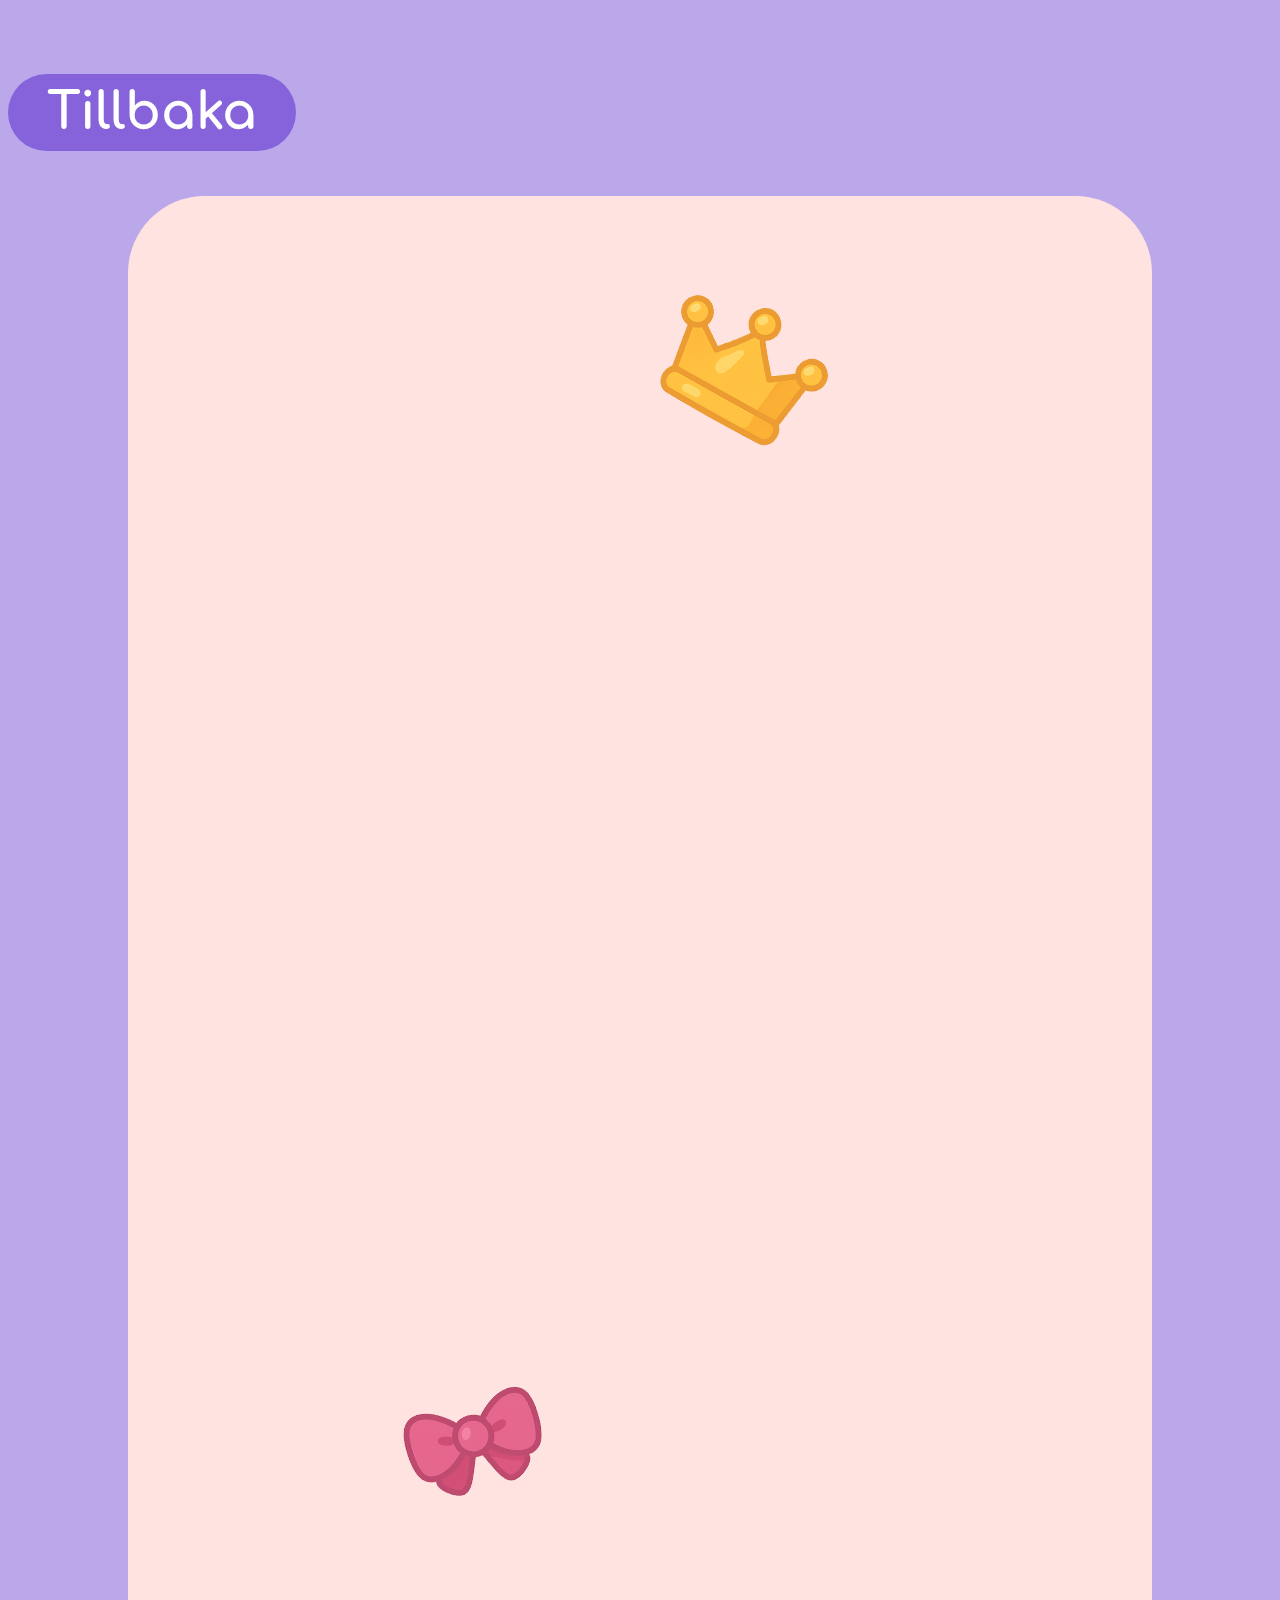
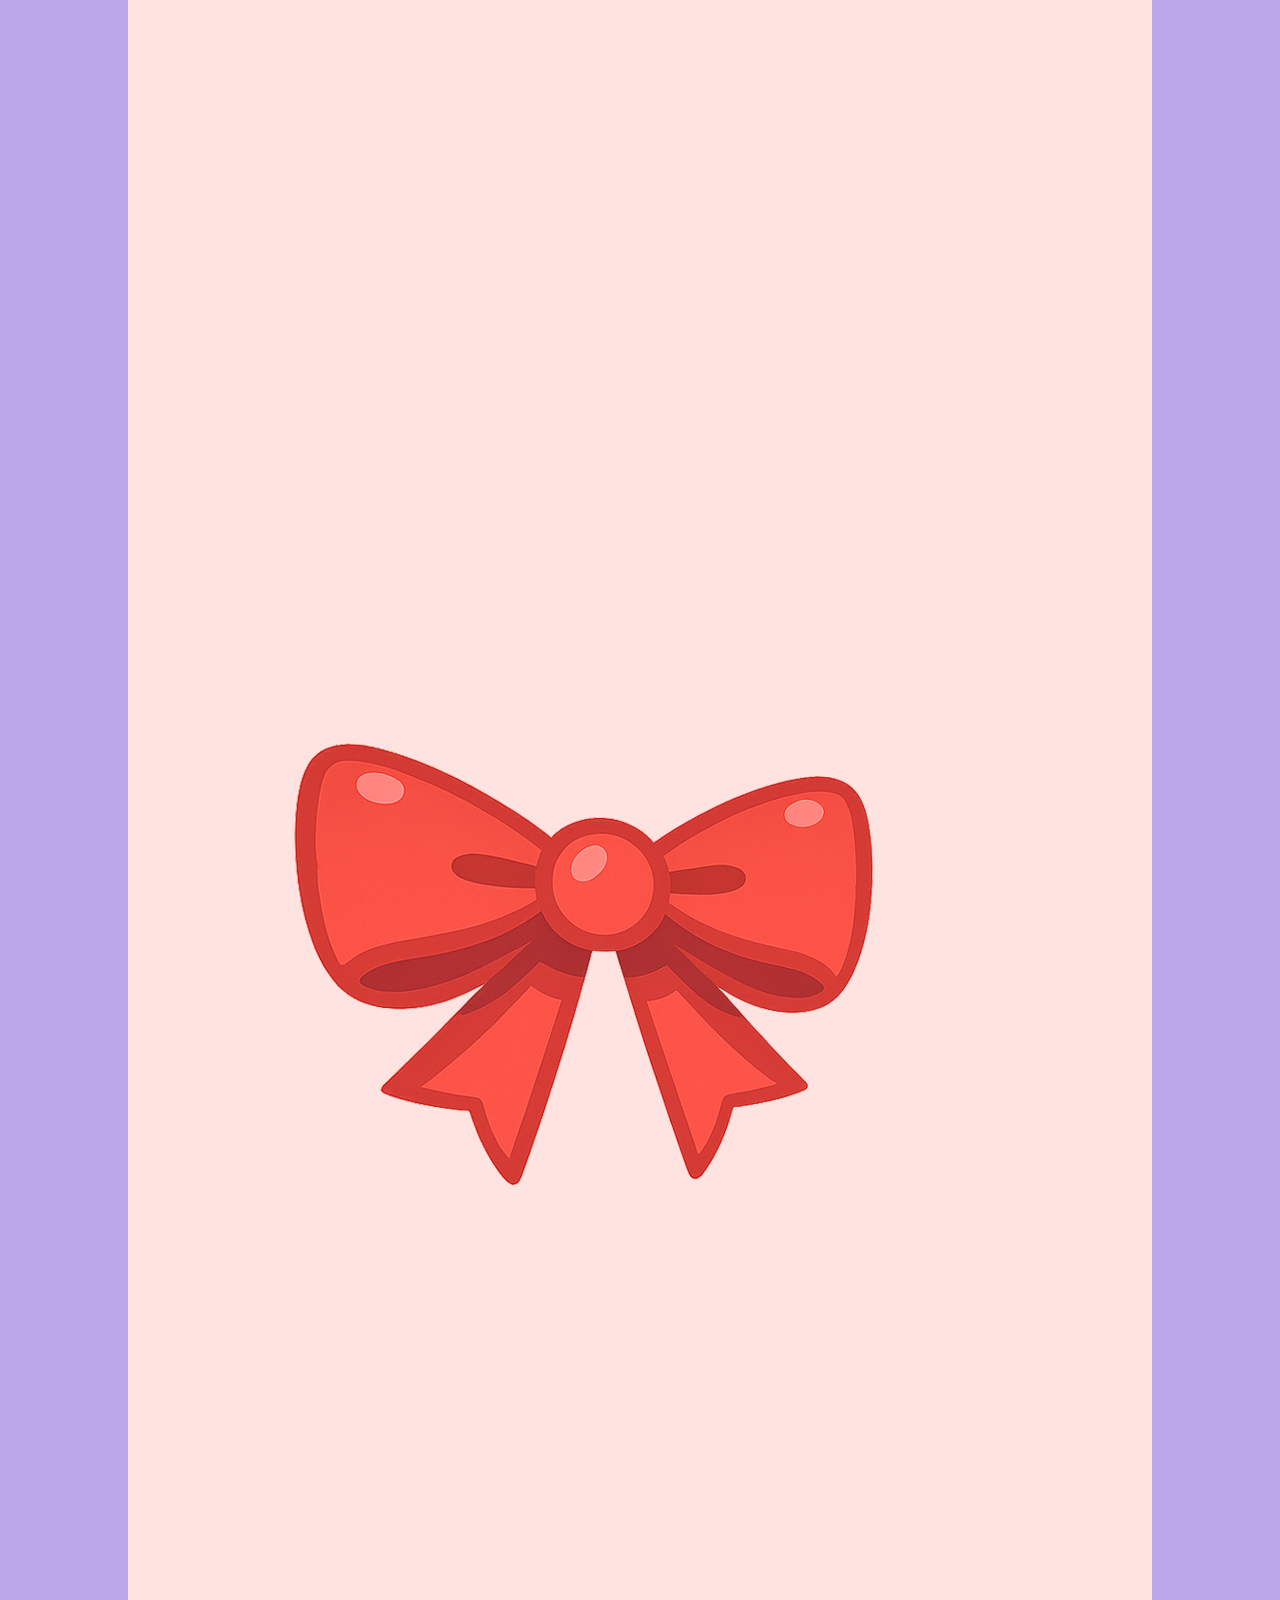
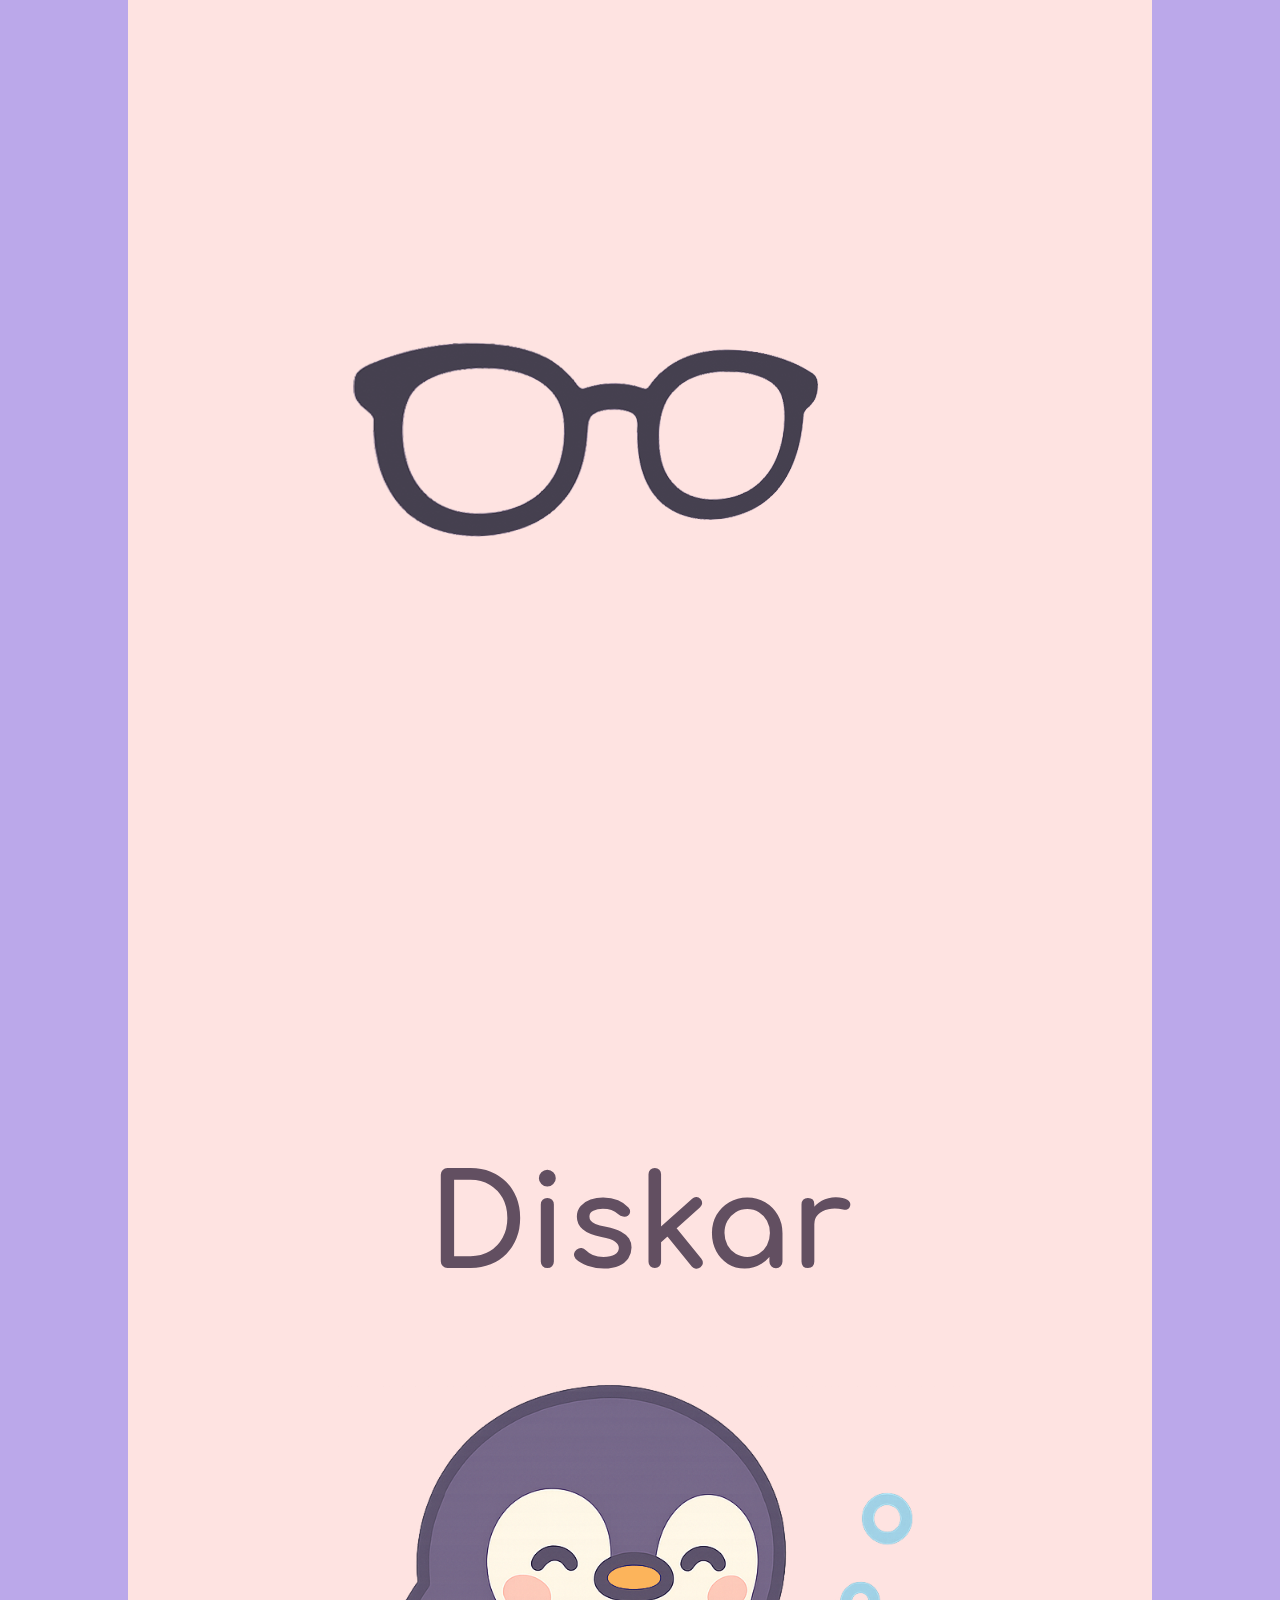
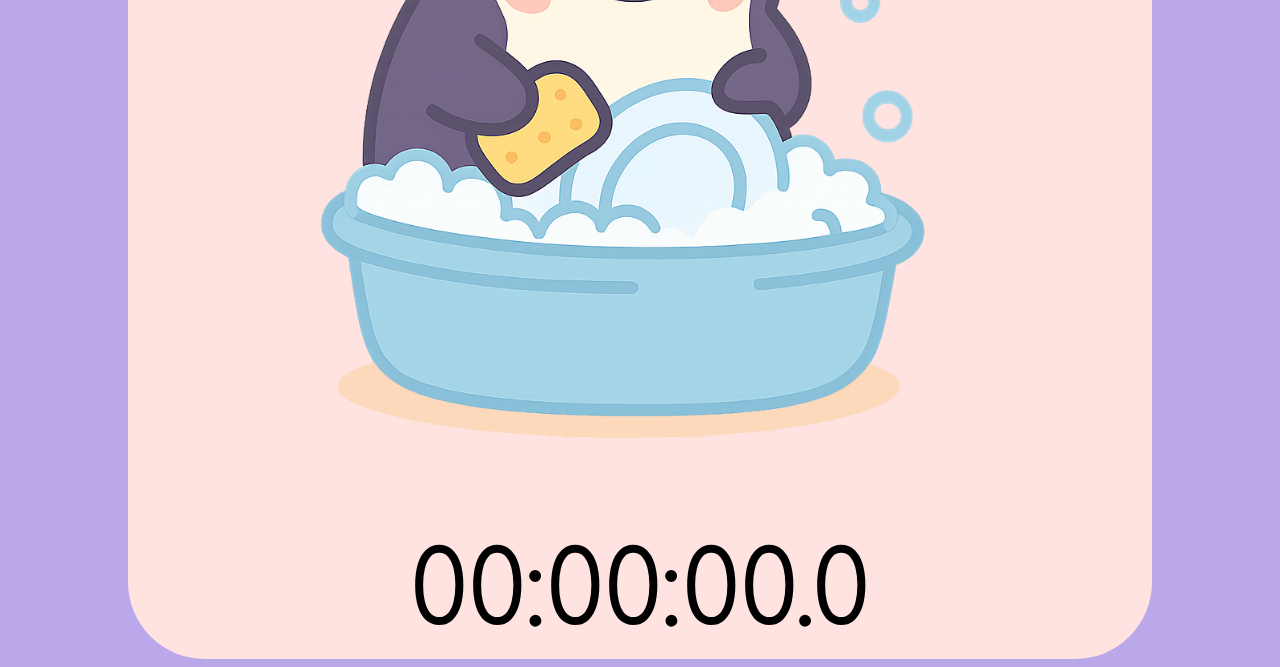
<file: test4.html>
<html>
<head>
	<meta charset="UTF-8">
<meta name="viewport" content="width=device-width, initial-scale=1">
<link rel="preconnect" href="https://fonts.googleapis.com">
<link rel="preconnect" href="https://fonts.gstatic.com" crossorigin>
<link href="https://fonts.googleapis.com/css2?family=Comfortaa:wght@300..700&display=swap" rel="stylesheet">
<link rel="stylesheet" href="style.css">
</head>
<body class="page-test">

<a href='index.html'><div id="backBtn" class="backBtn"><button type="backBtn">Tillbaka</button></div></a>

<div class="buttons-container">
	<div class="penguinoutfitcontainer">
		<div id="poutfitcontainer-diskar">
			<img class="outfittoggle" id="toutfit1" src="images/toutfit1-2.png">
			<img class="outfittoggle" id="toutfit2" src="images/toutfit2-2.png">
			<img class="outfittoggle" id="toutfit3" src="images/toutfit3-2.png">
			<img class="outfittoggle" id="toutfit4" src="images/toutfit4-2.png">
		</div>
	</div>
	<div class="diskarcontainer">
		<div class="diskar-text">Diskar</div>
		<img src="images/diskar3.png" class="diskar-bild" id="diskar-bild">
		<div id="timer">00:00:00.0</div>
	</div>
</div>

<script>
const OUTFIT_KEY = "penguinOutfits";

document.addEventListener("DOMContentLoaded", () => {
  const outfits = JSON.parse(localStorage.getItem(OUTFIT_KEY)) || {};

  Object.keys(outfits).forEach(outfitId => {
    const outfit = document.getElementById(outfitId);
    if (!outfit) return;

    outfit.style.display = outfits[outfitId] ? "flex" : "none";
  });
});
</script>
<script src="outfits.js"></script>
<script src="slider.js"></script>
<script src="scripts.js"></script>

</body>
</html>
</file>
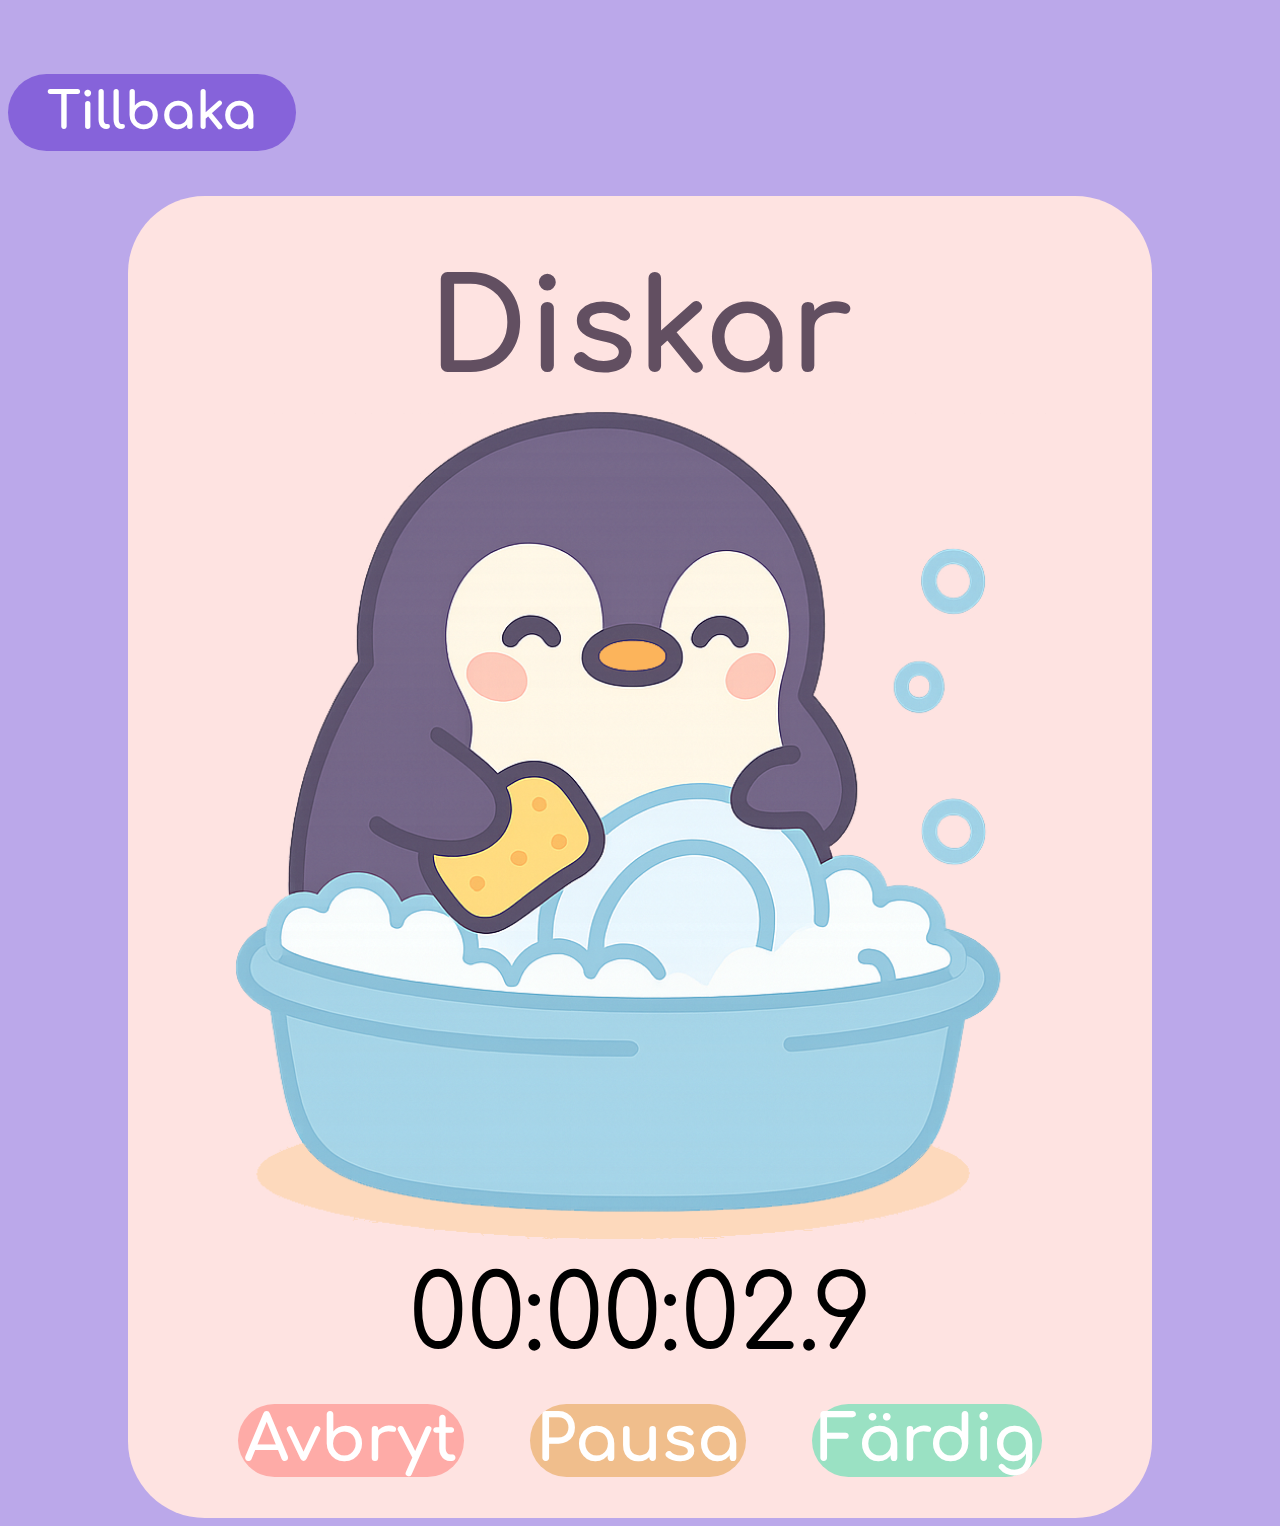
<file: Energy Buddy/aktivitet.html>
<html>
<head>
	<meta charset="UTF-8">
<meta name="viewport" content="width=device-width, initial-scale=1">
<link rel="preconnect" href="https://fonts.googleapis.com">
<link rel="preconnect" href="https://fonts.gstatic.com" crossorigin>
<link href="https://fonts.googleapis.com/css2?family=Comfortaa:wght@300..700&display=swap" rel="stylesheet">
<link rel="stylesheet" href="style.css">
</head>
<body>

<a href='index.html'><div id="backBtn" class="backBtn"><button type="backBtn">Tillbaka</button></div></a>

<div class="buttons-container">
	<div class="diskarcontainer">
		<div class="diskar-text">Diskar</div>
		<img src="diskar2.png" class="diskar-bild">
		<div id="timer">00:00:00.0</div>
	</div>
	<button id="cancelSWBtn">Avbryt</button>
	<button id="pauseSWBtn">Pausa</button>
	<button id="finishSWBtn">Färdig</button>
<div id="finishModal" style="display:none">
  <h2>Hur mycket energi har du nu?</h2>
	<span id="finishpercentageLabel">50%</span>
  <input type="range" id="finishEnergy" min="0" max="100" value="50">
	<p id="finishenergyText">Har Energi</p>
  <button id="confirmFinish">Spara</button>
</div>
</div>


<script>
    let startTime;
    let elapsedBefore = 0;
    let timerInterval;
    let running = false;
    let unloading = false; // <--- NEW

    const pauseBtn = document.getElementById("pauseSWBtn");
    const finishBtn = document.getElementById("finishSWBtn");
    const cancelBtn = document.getElementById("cancelSWBtn");

    function formatTime(ms) {
        const tenths = Math.floor(ms / 100) % 10;
        const seconds = Math.floor(ms / 1000) % 60;
        const minutes = Math.floor(ms / (1000 * 60)) % 60;
        const hours = Math.floor(ms / (1000 * 60 * 60));
        return (
            String(hours).padStart(2, "0") + ":" +
            String(minutes).padStart(2, "0") + ":" +
            String(seconds).padStart(2, "0") + "." + tenths
        );
    }

    function updateDisplay() {
        let total = elapsedBefore;
        if (running) total += Date.now() - startTime;
        document.getElementById("timer").textContent = formatTime(total);
    }

    function startStopwatch() {
        running = true;
        startTime = Date.now();
        timerInterval = setInterval(updateDisplay, 100);
        pauseBtn.textContent = "Pausa";
        saveState();
    }

    function pauseStopwatch() {
        if (!running) return;
        running = false;
        clearInterval(timerInterval);
        elapsedBefore += Date.now() - startTime;
        pauseBtn.textContent = "Återuppta";
        saveState();
    }

    function resumeStopwatch() {
        if (running) return;
        running = true;
        startTime = Date.now();
        timerInterval = setInterval(updateDisplay, 100);
        pauseBtn.textContent = "Pausa";
        saveState();
    }

    function pauseToggle() {
        running ? pauseStopwatch() : resumeStopwatch();
    }

		function finishStopwatch() {
				pauseStopwatch();
				document.getElementById("finishModal").style.display = "block";
		}

    function cancelStopwatch() {
        running = false;
        clearInterval(timerInterval);
        elapsedBefore = 0;
        document.getElementById("timer").textContent = "00:00:00.0";
        pauseBtn.textContent = "Pausa";
        localStorage.removeItem("stopwatchState");
    }

    function saveState() {
        localStorage.setItem("stopwatchState", JSON.stringify({
            elapsedBefore,
            running,
            startTime: running ? startTime : null
        }));
    }

    function loadState() {
        const saved = localStorage.getItem("stopwatchState");
        if (!saved) return;

        const state = JSON.parse(saved);
        elapsedBefore = state.elapsedBefore || 0;
        running = state.running;

        if (running) {
            const delta = Date.now() - state.startTime;
            startTime = Date.now() - delta;
            timerInterval = setInterval(updateDisplay, 100);
            pauseBtn.textContent = "Pausa";
        } else {
            pauseBtn.textContent = "Återuppta";
        }
    }

    // --- FIXED: Do NOT auto-pause during page reload ---
    window.addEventListener("beforeunload", () => {
        unloading = true;
        saveState();
    });

    document.addEventListener("visibilitychange", () => {
        if (unloading) return;  // prevents incorrect pause on reload

        if (document.hidden) pauseStopwatch();
        else resumeStopwatch();
    });

    // Buttons
    pauseBtn.onclick = pauseToggle;
    finishBtn.onclick = finishStopwatch;
    cancelBtn.onclick = cancelStopwatch;

    // Load state on entry
    loadState();
    updateDisplay();

    if (!running) startStopwatch();
		
document.getElementById("confirmFinish").onclick = () => {
  const energyAfter = Number(document.getElementById("finishEnergy").value);

  const current = JSON.parse(localStorage.getItem("currentActivity"));
  if (!current) return;

  const durationMs = elapsedBefore;
  const durationText = formatTime(durationMs);

  const logEntry = {
    startDate: current.startDate,
    activity: current.activity,
    energyBefore: current.energyBefore,
    energyAfter: energyAfter,
    energyDiff: energyAfter - current.energyBefore,
    durationMs: durationMs,
    durationText: durationText
  };

  const logs = JSON.parse(localStorage.getItem("activityLogs")) || [];
  logs.unshift(logEntry);

  localStorage.setItem("activityLogs", JSON.stringify(logs));
	running = false;
	clearInterval(timerInterval);
	elapsedBefore = 0;
	document.getElementById("timer").textContent = "00:00:00.0";
	pauseBtn.textContent = "Pausa";
  localStorage.removeItem("currentActivity");
  localStorage.removeItem("stopwatchState");

  window.location.href = "aktivitet3.html";
};

</script>

<script>
const finishslider = document.getElementById("finishEnergy");
const finishText = document.getElementById("finishenergyText");
const finishPercentage = document.getElementById("finishpercentageLabel");

function updateValues3(value) {
	// Update text ranges
	if (value < 1) {
		finishText.textContent = "Helt utmattad";
	} else if (value < 10) {
		finishText.textContent = "Extremt Trött";
	} else if (value < 20) {
		finishText.textContent = "Väldigt Trött";
	} else if (value < 30) {
		finishText.textContent = "Ganska Trött";
	} else if (value < 40) {
		finishText.textContent = "Lite Trött";
	} else if (value < 50) {
		finishText.textContent = "Börjar Bli Trött";
	} else if (value < 75) {
		finishText.textContent = "Har Energi";
	} else if (value < 100) {
		finishText.textContent = "Mycket Energi";
	} else {
		finishText.textContent = "Helt Pigg";
	}

	// Update percentage label
	finishPercentage.textContent = value + "%";
};

finishslider.addEventListener("input", (e) => {
	updateValues3(e.target.value);
});

// Initialize on load
updateValues3(finishslider.value);
</script>

<script>
const slider5 = document.getElementById("finishEnergy");

function updateSliderFill3() {
  const value = (slider5.value - slider5.min) / (slider5.max - slider5.min) * 100;

  slider5.style.background = `
    linear-gradient(
      to right,
      rgb(187, 169, 233) 0%,
      rgb(187, 169, 233) ${value}%,
      #d3d3d3 ${value}%,
      #d3d3d3 100%
    )
  `;
}

// Initialize + update on input
slider5.addEventListener("input", updateSliderFill3);
updateSliderFill3();
</script>


</body>
</html>
</file>
<file: style.css>
*,
*::before,
*::after {
  box-sizing: border-box;
}

@font-face {
	font-family: Fredoka-SemiBold2;
	src: url(Fredoka-SemiBold.ttf);
}

.fullscreen {
  height: calc(var(--vh) * 100);
}

body {
	background: #bba8ea;
	padding-left: 8%;
	padding-top: 8%;
	padding-right: 8%;
  font-family: "Comfortaa", sans-serif;
}

/* # is id */
/* . is class */

.buttons-container {
	z-index: 5;      
	container-type: inline-size;
	border-radius: 6vw;	
	padding-top: 1%;
	padding-bottom: 1%;
	text-align: center;
	background-color: rgb(254, 227, 225);
	max-width: 80vw;
	margin: 0 auto;
	padding-top: 6vh;
	width: 80vw;
}

/*  url("penguin-buddy.png") center center no-repeat */
button {
	z-index: 6;      
  background-color: #00000000;
  border: none;
  /*padding: 15px 32px;*/
  text-align: center;
  text-decoration: none;
  font-size: 8vw;
	font-weight: 900;
	font-family: inherit;
	color: white;
	margin: 3%;
  cursor: pointer;
	white-space: nowrap;
}

#button1, #button2, #button3 {
	z-index: 2;      
  border-radius: 6vw;
	width: 72vw;
	max-width: 72vw;
  border: none;
  font-size: 3vw;
  margin: 1%;
  /*padding: 0.9em 2em;*/
  display: inline-block;
  text-align: center;
  text-decoration: none;
  cursor: pointer;
}

#button1 button, #button2 button, #button3 button{
  color: white;
}

#button1 {
  background-color: rgb(254, 211, 120);
}

#button2 {
  background-color: rgb(154, 225, 195);
  font-size: 2.75vw;
}

#button3 {
  background-color: rgb(254, 171, 167);
}

.energylogbuttoncontainer {
	text-align: center;
	margin-bottom: -4vh;
}

#energyLogButton {
	z-index: 2;      
  border-radius: 8vw;
	width: 55vw;
	max-width: 55vw;
  border: none;
  font-size: 3vw;
  /*padding: 0.9em 2em;*/
  display: inline-block;
  text-align: center;
  text-decoration: none;
	background-color: rgb(254, 227, 225);
  cursor: pointer;
	padding-bottom: 3vh;
	margin-bottom: -2vh;
}

#energyLogButton button{
  color: rgb(82, 74, 99);
}

#readonlySlider-slider {
  display: inline-block;
  text-align: center;
	margin-top: -1vh;
  -webkit-appearance: none;
  width: 30vw;
	max-width: 30vw;
  height: 4vh;
  background: linear-gradient;
  border-radius: 2vw;
  outline: none;
  opacity: 0.7;
  -webkit-transition: .2s;
  transition: opacity .2s;
}

#readonlySlider-slider::-webkit-slider-thumb {
  border-radius: 1vw;
  -webkit-appearance: none;
  appearance: none;
  width: 4vw;
  height: 4vh;
  background: rgb(187, 169, 233);
  cursor: pointer;
}

.energyLogModal {
	display: none;
	position: absolute;
	z-index: 1;
	padding-top: 7vh;
	text-align: center;
	left: 0;
	top: 0;
	width: 100%;
	height: calc(var(--vh) * 100);
	overflow: auto;
	background-color: rgb(0,0,0);
	background-color: #00000033;
	font-size: 3vw;
}

.energyLogModal-content {
  display: inline-block;
	background-color: #FFFFFFCC;
	border-radius: 10vw;
	width: 75vw;
	max-width: 75vw;
	height: 50vh;
	padding-top: 2vh;
}

.activityModalh2c {
}

.energyLogCloseButton, .energyLogAcceptButton {
  border-radius: 3vw;
  border: none;
  color: white;
  /*padding: 0.9em 2em;*/
  text-align: center;
  text-decoration: none;
  cursor: pointer;
  width: 20vw;
	cursor: pointer;
	font-size: 4vw;
	font-weight: bold;
	color: #ffffff;
}

.energyLogCloseButton {
  background-color: rgb(254, 171, 167);
}
	
.energyLogAcceptButton {
  background-color: rgb(154, 225, 195);
}

.slider-wrapper, .activityslider-wrapper {
  width: 60vw;
	max-width: 60vw;
  margin: 1.2em auto;
}

.slider-header, .activityslider-header {
  display: flex;
  justify-content: space-between;
  margin-bottom: 5px;
  font-size: 4vw;
}

#energySlider, #activityenergySlider, #finishEnergy {
  border-radius: 1vw;
  -webkit-appearance: none;
  width: 60vw;
	max-width: 60vw;
  height: 4vh;
  background: linear-gradient;
  outline: none;
  opacity: 0.7;
  -webkit-transition: .2s;
  transition: opacity .2s;
}

#energySlider::-webkit-slider-thumb {
  border-radius: 1vw;
  -webkit-appearance: none;
  appearance: none;
  width: 4vw;
  height: 4vh;
  background: rgb(187, 169, 233);
  cursor: pointer;
}

#activityenergySlider::-webkit-slider-thumb {
  border-radius: 1vw;
  -webkit-appearance: none;
  appearance: none;
  width: 4vw;
  height: 4vh;
  background: rgb(187, 169, 233);
  cursor: pointer;
}

#finishEnergy::-webkit-slider-thumb {
  border-radius: 1vw;
  -webkit-appearance: none;
  appearance: none;
  width: 4vw;
  height: 4vh;
  background: rgb(187, 169, 233);
  cursor: pointer;
}

#finishEnergy {
	text-align: center;
}

.slider-label, .activityslider-label {
  position: relative;
  font-size: 2.5vw;
  font-weight: bold;
  color: #333;
}

#energyLogsContainer {
	font-size: 10vw;
}

#timer {
	font-size: 8vw;
}

.activityModal {
	display: none;
	position: absolute;
	z-index: 1;
	padding-top: 7vh;
	text-align: center;
	left: 0;
	top: 0;
	height: calc(var(--vh) * 100);
	height: 100%;
	overflow: auto;
	background-color: rgb(0,0,0);
	background-color: #00000033;
	font-size: 3vw;
}

.activityModal-content {
  display: inline-block;
	background-color: #FFFFFFCC;
	border-radius: 10vw;
	width: 75vw;
	max-width: 75vw;
	height: 70vh;
	padding-top: 2vh;
}

.activityBtnGrid {
	display: grid;
	grid-template-columns: 1fr 1fr;
	gap: 1vw;
	font-size: 1vw;
}

.activityStartBtn {
  background-color: rgb(154, 225, 195);
  border-radius: 3vw;
	font-size: 6vw;
}

.activityBtnClose {
  border-radius: 3vw;
  background-color: rgb(254, 171, 167);
	font-size: 6vw;
}

.activityStartBtn button, activityBtnClose button{
	color: white;
}

.activityBtn, .activityBtn2, .activityBtn3, .activityBtn4 {
	z-index: 2;      
  border-radius: 3vw;
  border: none;
  color: white;
	max-width: 30vw;
  margin: 5%;
  /*padding: 0.9em 2*/
  text-align: center;
  text-decoration: none;
  cursor: pointer;
	
}

.activityBtn {
  background-color: rgb(240, 190, 140);
	font-size: 2.8vw;
}

.activityBtn2 {
  background-color: rgb(154, 225, 195);
	font-size: 0.9vw;
}

.activityBtn3 {
  background-color: rgb(154, 225, 195);
	font-size: 0.8vw;
}

.activityBtn4 {
  background-color: rgb(240, 190, 140);
}

#backBtn {
	z-index: 2;      
  border-radius: 6vw;
	width: 72vw;
	max-width: 22.5vw;
  border: none;
  color: white;
  font-size: 1vw;
  background-color: rgb(134, 99, 218);
  cursor: pointer;
	text-align: center;
	margin-left: -8vw;
	margin-top: -4vh;
	margin-bottom: 5vh;
}

#backBtn button{
  color: white;
	font-size: 4vw;
	
}

#cancelSWBtn {
  background-color: rgb(254, 171, 167);
  border-radius: 6vw;
	grid-column: 1 / 3;
	font-size: 5vw;
}

#pauseSWBtn {
  background-color: rgb(240, 190, 140);
  border-radius: 6vw;
	grid-column: 1 / 3;
	font-size: 5vw;
}

#finishSWBtn {
  background-color: rgb(154, 225, 195);
  border-radius: 6vw;
	grid-column: 1 / 3;
	font-size: 5vw;
}

.logs-container {
	z-index: 5;      
	container-type: inline-size;
	border-radius: 10vw;	
	padding-top: 4vh;
	padding-bottom: 4vh;
	text-align: center;
	background-color: rgb(254, 227, 225);
	max-width: 80vw;
	margin: 0 auto;
	width: 80vw;
}

.logs-h2 {
	font-size: 7vw;
	margin-top: -1vh;
}
#energyLogList {
	text-align: left;
	margin-left: 7vw;
	margin-bottom: 3vh;
}

.activityBtn.selected {
  outline: 0.4vw solid rgb(134, 99, 218);
  box-shadow: 0 0 0.8vw #8663da99;
  transform: scale(1.05);
}
.activityStartBtn:disabled {
  opacity: 0.5;
  cursor: not-allowed;
}

#confirmFinish {
  background-color: rgb(154, 225, 195);
  border-radius: 6vw;
	grid-column: 1 / 3;
	padding: 1vw;
	font-size: 8vw;	
}

.brajobbatcontainer {
	margin-top: -8vh;
  display: flex;
  justify-content: center;
}

.brajobbattext {
	margin-top: 1vh;
  display: flex;
  justify-content: center;
	font-size: 10vw;
	color: #624f61;
	font-weight: 1000;
}

.brajobbatcontainercontainer {
	z-index: 5;      
	container-type: inline-size;
	border-radius: 10vw;	
	padding-top: 4vh;
	padding-bottom: 4vh;
	text-align: center;
	background-color: rgb(254, 227, 225);
	max-width: 80vw;
	margin: 0 auto;
	width: 80vw;
}

.brajobbatcontainercontainer img{
	max-width: 80%;
}

.diskar-bild {
	margin-bottom: 2vh;
	width: 75vw;
}

.diskar-text {
	margin-top: 1vh;
  display: flex;
  justify-content: center;
	font-size: 10vw;
	color: #624f61;
	font-weight: 900;	
}

.penguinbuddycontainer {
	z-index: 1;      
  display: flex;
  justify-content: center;
	margin-left: 4vw;
}

.penguinbuddycontainer img{
	max-width: 80%;
}

.diskarcontainer img{
	max-width: 80%;
}

.adhdtitel {
	color: #fef3eb;
	text-align: center;
	font-size: 10vw;
  font-family: Fredoka-SemiBold2;
	font-weight: 100;	
}

.energyLogModal,
.activityModal {
    will-change: transform;
    transform: translateZ(0);
		inset: 0;
}
</file>
<file: Energy Buddy/style.css>
*,
*::before,
*::after {
  box-sizing: border-box;
}

@font-face {
	font-family: Fredoka-SemiBold2;
	src: url(Fredoka-SemiBold.ttf);
}

.fullscreen {
  height: calc(var(--vh) * 100);
}

body {
	background: #bba8ea;
	padding-left: 8%;
	padding-top: 8%;
	padding-right: 8%;
  font-family: "Comfortaa", sans-serif;
}

/* # is id */
/* . is class */

.buttons-container {
	z-index: 5;      
	container-type: inline-size;
	border-radius: 6vw;	
	padding-top: 1%;
	padding-bottom: 1%;
	text-align: center;
	background-color: rgb(254, 227, 225);
	max-width: 80vw;
	margin: 0 auto;
	padding-top: 6vh;
	width: 80vw;
}

/*  url("penguin-buddy.png") center center no-repeat */
button {
	z-index: 6;      
  background-color: #00000000;
  border: none;
  /*padding: 15px 32px;*/
  text-align: center;
  text-decoration: none;
  font-size: 8vw;
	font-weight: 900;
	font-family: inherit;
	color: white;
	margin: 3%;
  cursor: pointer;
	white-space: nowrap;
}

#button1, #button2, #button3 {
	z-index: 2;      
  border-radius: 6vw;
	width: 72vw;
	max-width: 72vw;
  border: none;
  font-size: 3vw;
  margin: 1%;
  /*padding: 0.9em 2em;*/
  display: inline-block;
  text-align: center;
  text-decoration: none;
  cursor: pointer;
}

#button1 button, #button2 button, #button3 button{
  color: white;
}

#button1 {
  background-color: rgb(254, 211, 120);
}

#button2 {
  background-color: rgb(154, 225, 195);
  font-size: 2.75vw;
}

#button3 {
  background-color: rgb(254, 171, 167);
}

.energylogbuttoncontainer {
	text-align: center;
	margin-bottom: -4vh;
}

#energyLogButton {
	z-index: 2;      
  border-radius: 8vw;
	width: 55vw;
	max-width: 55vw;
  border: none;
  font-size: 3vw;
  /*padding: 0.9em 2em;*/
  display: inline-block;
  text-align: center;
  text-decoration: none;
	background-color: rgb(254, 227, 225);
  cursor: pointer;
	padding-bottom: 3vh;
	margin-bottom: -2vh;
}

#energyLogButton button{
  color: rgb(82, 74, 99);
}

#readonlySlider-slider {
  display: inline-block;
  text-align: center;
	margin-top: -1vh;
  -webkit-appearance: none;
  width: 30vw;
	max-width: 30vw;
  height: 4vh;
  background: linear-gradient;
  border-radius: 2vw;
  outline: none;
  opacity: 0.7;
  -webkit-transition: .2s;
  transition: opacity .2s;
}

#readonlySlider-slider::-webkit-slider-thumb {
  border-radius: 1vw;
  -webkit-appearance: none;
  appearance: none;
  width: 4vw;
  height: 4vh;
  background: rgb(187, 169, 233);
  cursor: pointer;
}

.energyLogModal {
	display: none;
	position: absolute;
	z-index: 1;
	padding-top: 7vh;
	text-align: center;
	left: 0;
	top: 0;
	width: 100%;
	height: calc(var(--vh) * 100);
	overflow: auto;
	background-color: rgb(0,0,0);
	background-color: #00000033;
	font-size: 3vw;
}

.energyLogModal-content {
  display: inline-block;
	background-color: #FFFFFFCC;
	border-radius: 10vw;
	width: 75vw;
	max-width: 75vw;
	height: 50vh;
	padding-top: 2vh;
}

.activityModalh2c {
}

.energyLogCloseButton, .energyLogAcceptButton {
  border-radius: 3vw;
  border: none;
  color: white;
  /*padding: 0.9em 2em;*/
  text-align: center;
  text-decoration: none;
  cursor: pointer;
  width: 20vw;
	cursor: pointer;
	font-size: 4vw;
	font-weight: bold;
	color: #ffffff;
}

.energyLogCloseButton {
  background-color: rgb(254, 171, 167);
}
	
.energyLogAcceptButton {
  background-color: rgb(154, 225, 195);
}

.slider-wrapper, .activityslider-wrapper {
  width: 60vw;
	max-width: 60vw;
  margin: 1.2em auto;
}

.slider-header, .activityslider-header {
  display: flex;
  justify-content: space-between;
  margin-bottom: 5px;
  font-size: 4vw;
}

#energySlider, #activityenergySlider, #finishEnergy {
  border-radius: 1vw;
  -webkit-appearance: none;
  width: 60vw;
	max-width: 60vw;
  height: 4vh;
  background: linear-gradient;
  outline: none;
  opacity: 0.7;
  -webkit-transition: .2s;
  transition: opacity .2s;
}

#energySlider::-webkit-slider-thumb {
  border-radius: 1vw;
  -webkit-appearance: none;
  appearance: none;
  width: 4vw;
  height: 4vh;
  background: rgb(187, 169, 233);
  cursor: pointer;
}

#activityenergySlider::-webkit-slider-thumb {
  border-radius: 1vw;
  -webkit-appearance: none;
  appearance: none;
  width: 4vw;
  height: 4vh;
  background: rgb(187, 169, 233);
  cursor: pointer;
}

#finishEnergy::-webkit-slider-thumb {
  border-radius: 1vw;
  -webkit-appearance: none;
  appearance: none;
  width: 4vw;
  height: 4vh;
  background: rgb(187, 169, 233);
  cursor: pointer;
}

#finishEnergy {
	text-align: center;
}

.slider-label, .activityslider-label {
  position: relative;
  font-size: 2.5vw;
  font-weight: bold;
  color: #333;
}

#energyLogsContainer {
	font-size: 10vw;
}

#timer {
	font-size: 8vw;
}

.activityModal {
	display: none;
	position: absolute;
	z-index: 1;
	padding-top: 7vh;
	text-align: center;
	left: 0;
	top: 0;
	height: calc(var(--vh) * 100);
	height: 100%;
	overflow: auto;
	background-color: rgb(0,0,0);
	background-color: #00000033;
	font-size: 3vw;
}

.activityModal-content {
  display: inline-block;
	background-color: #FFFFFFCC;
	border-radius: 10vw;
	width: 75vw;
	max-width: 75vw;
	height: 70vh;
	padding-top: 2vh;
}

.activityBtnGrid {
	display: grid;
	grid-template-columns: 1fr 1fr;
	gap: 1vw;
	font-size: 1vw;
}

.activityStartBtn {
  background-color: rgb(154, 225, 195);
  border-radius: 3vw;
	font-size: 6vw;
}

.activityBtnClose {
  border-radius: 3vw;
  background-color: rgb(254, 171, 167);
	font-size: 6vw;
}

.activityStartBtn button, activityBtnClose button{
	color: white;
}

.activityBtn, .activityBtn2, .activityBtn3, .activityBtn4 {
	z-index: 2;      
  border-radius: 3vw;
  border: none;
  color: white;
	max-width: 30vw;
  margin: 5%;
  /*padding: 0.9em 2*/
  text-align: center;
  text-decoration: none;
  cursor: pointer;
	
}

.activityBtn {
  background-color: rgb(240, 190, 140);
	font-size: 2.8vw;
}

.activityBtn2 {
  background-color: rgb(154, 225, 195);
	font-size: 0.9vw;
}

.activityBtn3 {
  background-color: rgb(154, 225, 195);
	font-size: 0.8vw;
}

.activityBtn4 {
  background-color: rgb(240, 190, 140);
}

#backBtn {
	z-index: 2;      
  border-radius: 6vw;
	width: 72vw;
	max-width: 22.5vw;
  border: none;
  color: white;
  font-size: 1vw;
  background-color: rgb(134, 99, 218);
  cursor: pointer;
	text-align: center;
	margin-left: -8vw;
	margin-top: -4vh;
	margin-bottom: 5vh;
}

#backBtn button{
  color: white;
	font-size: 4vw;
	
}

#cancelSWBtn {
  background-color: rgb(254, 171, 167);
  border-radius: 6vw;
	grid-column: 1 / 3;
	font-size: 5vw;
}

#pauseSWBtn {
  background-color: rgb(240, 190, 140);
  border-radius: 6vw;
	grid-column: 1 / 3;
	font-size: 5vw;
}

#finishSWBtn {
  background-color: rgb(154, 225, 195);
  border-radius: 6vw;
	grid-column: 1 / 3;
	font-size: 5vw;
}

.logs-container {
	z-index: 5;      
	container-type: inline-size;
	border-radius: 10vw;	
	padding-top: 4vh;
	padding-bottom: 4vh;
	text-align: center;
	background-color: rgb(254, 227, 225);
	max-width: 80vw;
	margin: 0 auto;
	width: 80vw;
}

.logs-h2 {
	font-size: 7vw;
	margin-top: -1vh;
}
#energyLogList {
	text-align: left;
	margin-left: 7vw;
	margin-bottom: 3vh;
}

.activityBtn.selected {
  outline: 0.4vw solid rgb(134, 99, 218);
  box-shadow: 0 0 0.8vw #8663da99;
  transform: scale(1.05);
}
.activityStartBtn:disabled {
  opacity: 0.5;
  cursor: not-allowed;
}

#confirmFinish {
  background-color: rgb(154, 225, 195);
  border-radius: 6vw;
	grid-column: 1 / 3;
	padding: 1vw;
	font-size: 8vw;	
}

.brajobbatcontainer {
	margin-top: -8vh;
  display: flex;
  justify-content: center;
}

.brajobbattext {
	margin-top: 1vh;
  display: flex;
  justify-content: center;
	font-size: 10vw;
	color: #624f61;
	font-weight: 1000;
}

.brajobbatcontainercontainer {
	z-index: 5;      
	container-type: inline-size;
	border-radius: 10vw;	
	padding-top: 4vh;
	padding-bottom: 4vh;
	text-align: center;
	background-color: rgb(254, 227, 225);
	max-width: 80vw;
	margin: 0 auto;
	width: 80vw;
}

.brajobbatcontainercontainer img{
	max-width: 80%;
}

.diskar-bild {
	margin-bottom: 2vh;
	width: 75vw;
}

.diskar-text {
	margin-top: 1vh;
  display: flex;
  justify-content: center;
	font-size: 10vw;
	color: #624f61;
	font-weight: 900;	
}

.penguinbuddycontainer {
	z-index: 1;      
  display: flex;
  justify-content: center;
	margin-left: 4vw;
}

.penguinbuddycontainer img{
	max-width: 80%;
}

.diskarcontainer img{
	max-width: 80%;
}

.adhdtitel {
	color: #fef3eb;
	text-align: center;
	font-size: 10vw;
  font-family: Fredoka-SemiBold2;
	font-weight: 100;	
}

.energyLogModal,
.activityModal {
    will-change: transform;
    transform: translateZ(0);
		inset: 0;
}
</file>
